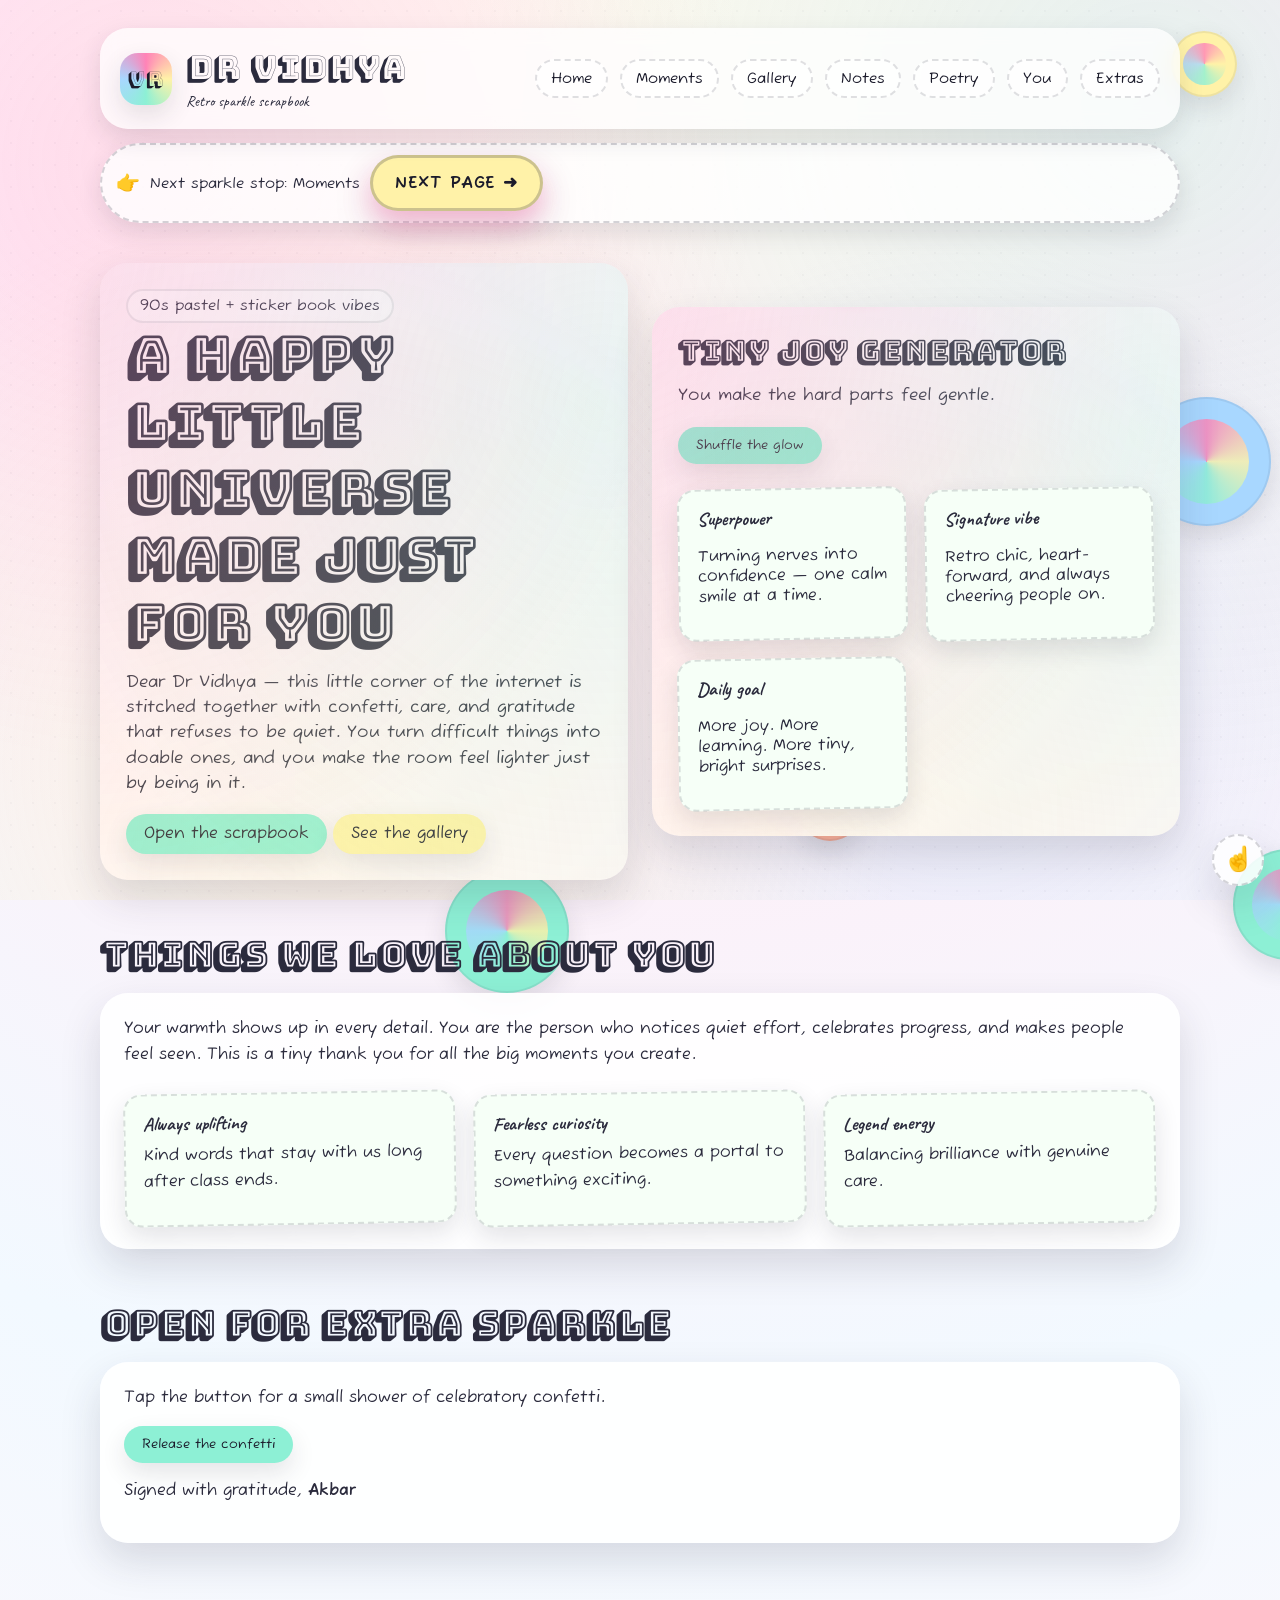
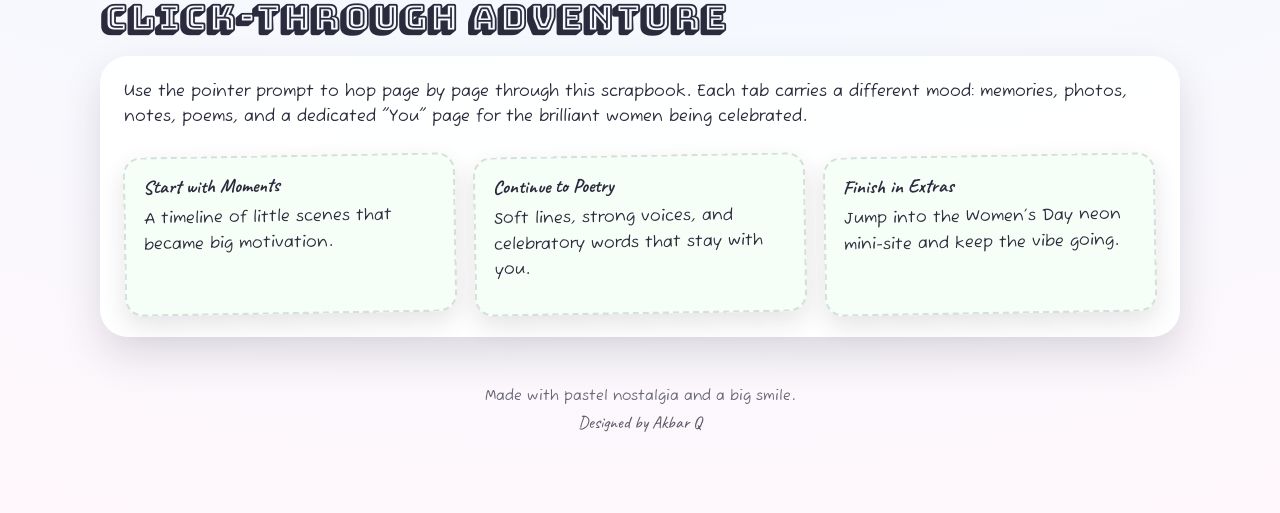
<file: index.html>
<!doctype html>
<html lang="en">
<head>
  <meta charset="utf-8" />
  <meta name="viewport" content="width=device-width, initial-scale=1" />
  <title>For Dr Vidhya</title>
  <meta name="description" content="A quirky, pastel retro gift site for Dr Vidhya." />
  <meta name="view-transition" content="same-origin" />
  <link rel="preconnect" href="https://fonts.googleapis.com" />
  <link rel="preconnect" href="https://fonts.gstatic.com" crossorigin />
  <link href="https://fonts.googleapis.com/css2?family=Bungee+Shade&family=Caveat:wght@500;700&family=Fuzzy+Bubbles:wght@400;700&display=swap" rel="stylesheet" />
  <link rel="stylesheet" href="./assets/css/style.css" />
</head>
<body>
  <div class="floating-stickers" aria-hidden="true"></div>
  <div class="page">
    <header>
      <div class="brand">
        <div class="brand-badge">VR</div>
        <div>
          <h1>Dr Vidhya</h1>
          <p>Retro sparkle scrapbook</p>
        </div>
      </div>
      <nav>
        <a href="./index.html">Home</a>
        <a href="./moments.html">Moments</a>
        <a href="./gallery.html">Gallery</a>
        <a href="./notes.html">Notes</a>
        <a href="./poetry.html">Poetry</a>
        <a href="./you.html">You</a>
        <a href="./extras.html">Extras</a>
      </nav>
    </header>

    <section class="hero">
      <div class="hero-card">
        <div class="badge-line">90s pastel + sticker book vibes</div>
        <h2 class="hero-title">A happy little universe made just for you</h2>
        <p class="hero-subtitle">
          Dear Dr Vidhya — this little corner of the internet is stitched together with
          confetti, care, and gratitude that refuses to be quiet. You turn difficult things
          into doable ones, and you make the room feel lighter just by being in it.
        </p>
        <div class="button-row">
          <a class="button" href="./moments.html">Open the scrapbook</a>
          <a class="button secondary" href="./gallery.html">See the gallery</a>
        </div>
      </div>

      <div class="hero-card">
        <h3 class="hero-title" style="font-size: 1.8rem;">Tiny joy generator</h3>
        <p class="hero-subtitle" data-joke></p>
        <button data-joke-button type="button">Shuffle the glow</button>
        <div class="sticker-board">
          <div class="sticker">
            <h3>Superpower</h3>
            <p>Turning nerves into confidence — one calm smile at a time.</p>
          </div>
          <div class="sticker">
            <h3>Signature vibe</h3>
            <p>Retro chic, heart-forward, and always cheering people on.</p>
          </div>
          <div class="sticker">
            <h3>Daily goal</h3>
            <p>More joy. More learning. More tiny, bright surprises.</p>
          </div>
        </div>
      </div>
    </section>

    <section class="section">
      <h2>Things we love about you</h2>
      <div class="panel">
        <p>
          Your warmth shows up in every detail. You are the person who notices quiet
          effort, celebrates progress, and makes people feel seen. This is a tiny
          thank you for all the big moments you create.
        </p>
        <div class="sticker-board">
          <div class="sticker">
            <h3>Always uplifting</h3>
            <p>Kind words that stay with us long after class ends.</p>
          </div>
          <div class="sticker">
            <h3>Fearless curiosity</h3>
            <p>Every question becomes a portal to something exciting.</p>
          </div>
          <div class="sticker">
            <h3>Legend energy</h3>
            <p>Balancing brilliance with genuine care.</p>
          </div>
        </div>
      </div>
    </section>

    <section class="section">
      <h2>Open for extra sparkle</h2>
      <div class="panel">
        <p>Tap the button for a small shower of celebratory confetti.</p>
        <button data-confetti type="button">Release the confetti</button>
        <p style="margin-top: 16px;">
          Signed with gratitude, <strong>Akbar</strong>
        </p>
      </div>
    </section>

    <section class="section">
      <h2>Click-through adventure</h2>
      <div class="panel">
        <p>
          Use the pointer prompt to hop page by page through this scrapbook. Each tab carries a
          different mood: memories, photos, notes, poems, and a dedicated "You" page for the
          brilliant women being celebrated.
        </p>
        <div class="sticker-board">
          <div class="sticker" data-reveal>
            <h3>Start with Moments</h3>
            <p>A timeline of little scenes that became big motivation.</p>
          </div>
          <div class="sticker" data-reveal>
            <h3>Continue to Poetry</h3>
            <p>Soft lines, strong voices, and celebratory words that stay with you.</p>
          </div>
          <div class="sticker" data-reveal>
            <h3>Finish in Extras</h3>
            <p>Jump into the Women’s Day neon mini-site and keep the vibe going.</p>
          </div>
        </div>
      </div>
    </section>

    <div class="footer">Made with pastel nostalgia and a big smile.<br><span class="footer-brand">Designed by Akbar Q</span></div>
  </div>

  <script src="./assets/js/app.js"></script>
</body>
</html>
</file>
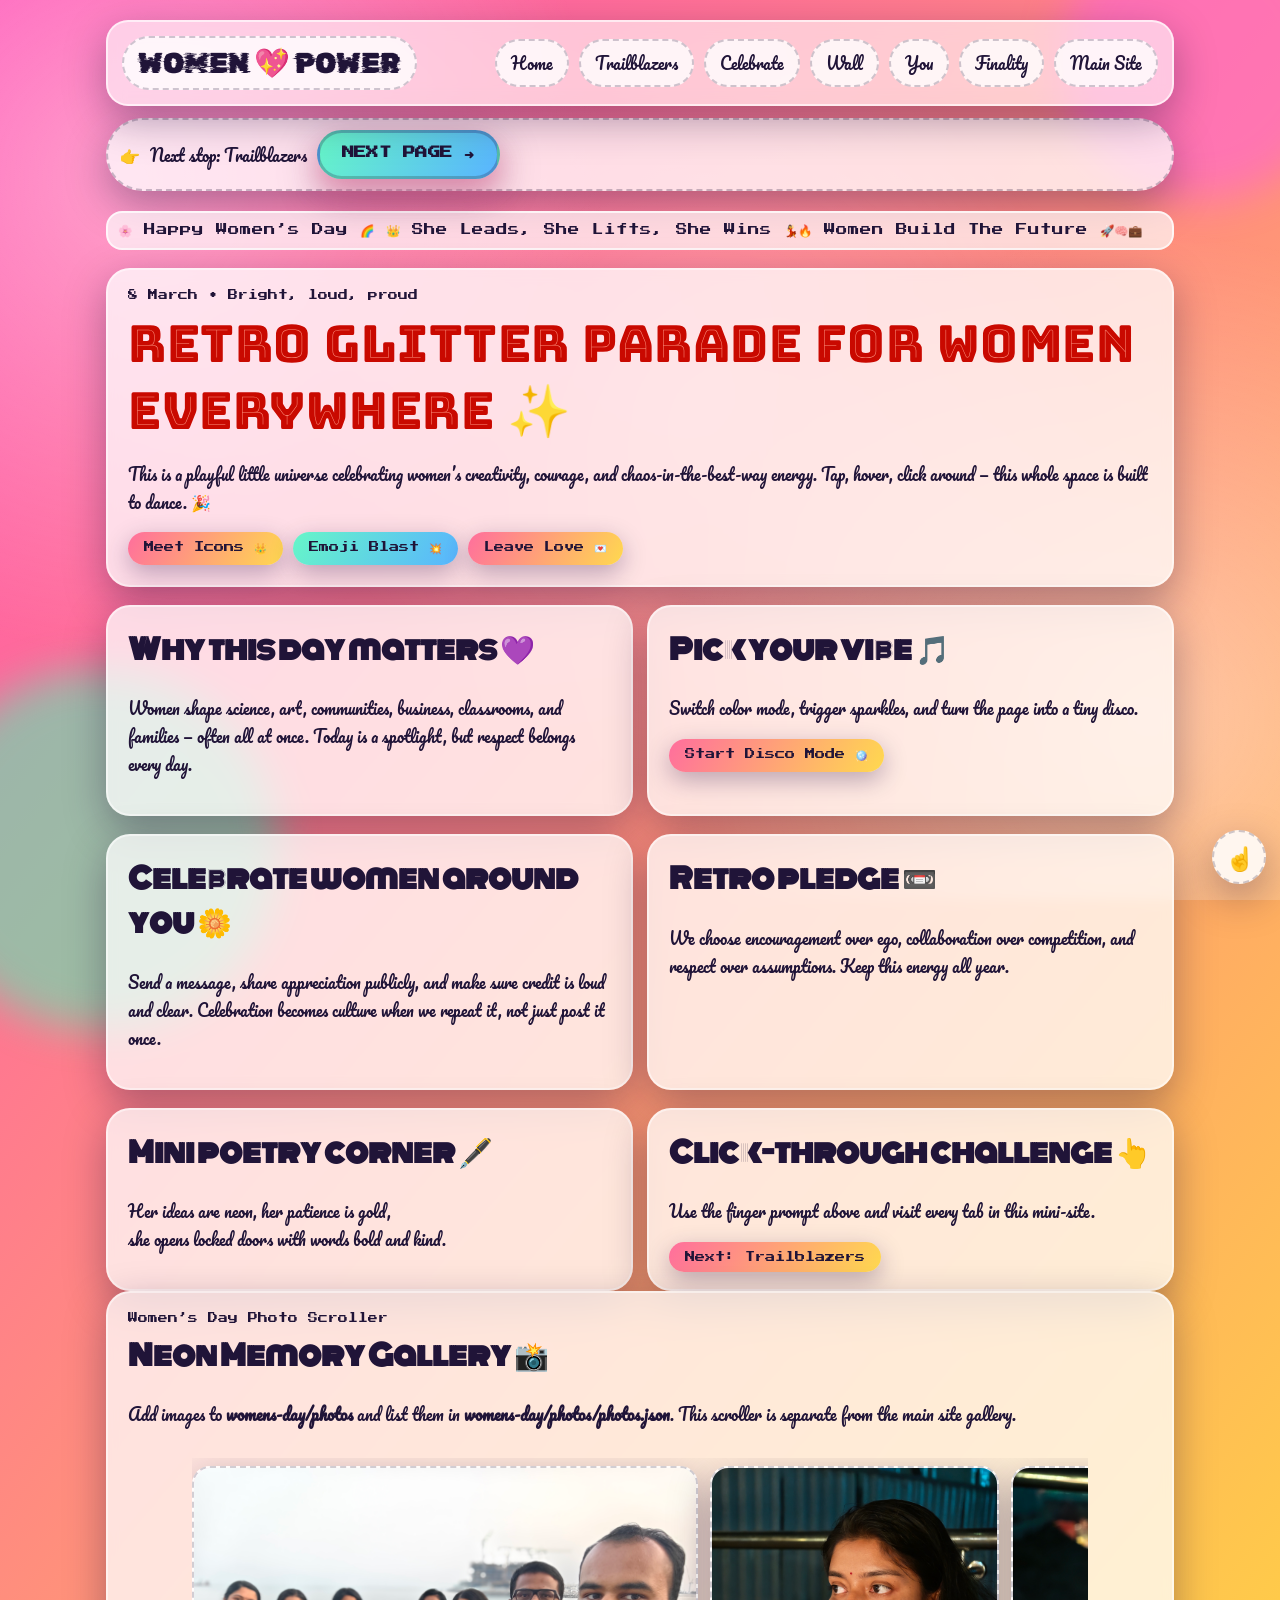
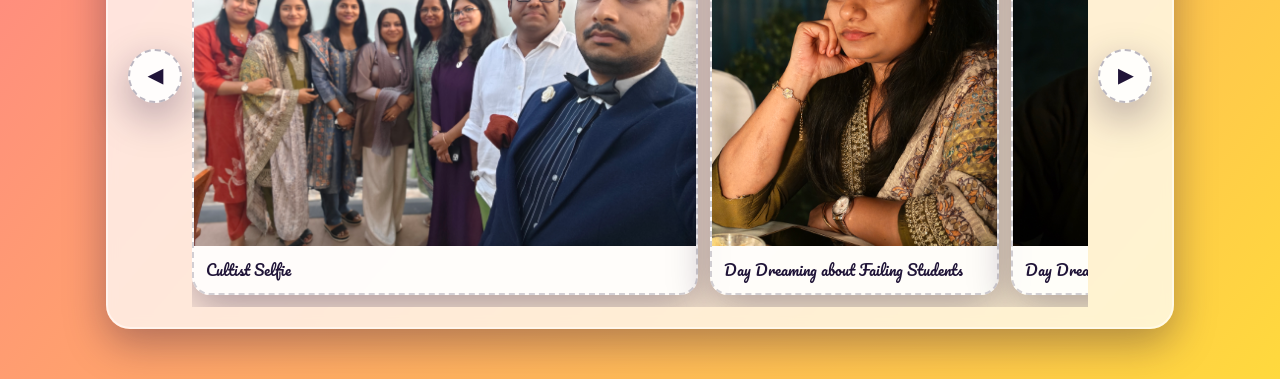
<file: womens-day/index.html>
<!doctype html>
<html lang="en">
<head>
  <meta charset="utf-8" />
  <meta name="viewport" content="width=device-width, initial-scale=1" />
  <title>Women’s Day Neon Garden 🌸✨</title>
  <meta name="description" content="A vibrant retro Women’s Day mini-site full of joy, emojis, and animation." />
  <link rel="preconnect" href="https://fonts.googleapis.com" />
  <link rel="preconnect" href="https://fonts.gstatic.com" crossorigin />
  <link href="https://fonts.googleapis.com/css2?family=Bungee+Tint&family=Monoton&family=Pacifico&family=Press+Start+2P&family=Rubik+Glitch&display=swap" rel="stylesheet" />
  <link rel="stylesheet" href="./style.css" />
</head>
<body data-page="home">
  <div class="emoji-rain" aria-hidden="true"></div>
  <div class="orb orb-a" aria-hidden="true"></div>
  <div class="orb orb-b" aria-hidden="true"></div>

  <div class="wrap">
    <header class="topbar">
      <a class="logo" href="./index.html">WOMEN 💖 POWER</a>
      <nav>
        <a href="./index.html" aria-current="page">Home</a>
        <a href="./trailblazers.html">Trailblazers</a>
        <a href="./celebrate.html">Celebrate</a>
        <a href="./wall.html">Wall</a>
        <a href="../you.html">You</a>
        <a href="../finality-aq.html">Finality</a>
        <a href="../index.html">Main Site</a>
      </nav>
    </header>

    <main>
      <section class="marquee" aria-label="Celebration ribbon">
        <div>
          🌸 Happy Women’s Day 🌈 👑 She Leads, She Lifts, She Wins 💃🔥 Women Build The Future 🚀🧠💼
        </div>
      </section>

      <section class="hero card pop-in">
        <p class="eyebrow">8 March • Bright, loud, proud</p>
        <h1>Retro Glitter Parade for Women Everywhere ✨</h1>
        <p>
          This is a playful little universe celebrating women’s creativity, courage, and chaos-in-the-best-way energy.
          Tap, hover, click around — this whole space is built to dance. 🎉
        </p>
        <div class="cta-row">
          <a class="btn" href="./trailblazers.html">Meet Icons 👑</a>
          <button class="btn alt" type="button" data-burst>Emoji Blast 💥</button>
          <a class="btn" href="./wall.html">Leave Love 💌</a>
        </div>
      </section>

      <section class="grid-two">
        <article class="card tilt">
          <h2>Why this day matters 💜</h2>
          <p>
            Women shape science, art, communities, business, classrooms, and families — often all at once.
            Today is a spotlight, but respect belongs every day.
          </p>
        </article>
        <article class="card tilt">
          <h2>Pick your vibe 🎵</h2>
          <p>Switch color mode, trigger sparkles, and turn the page into a tiny disco.</p>
          <button class="btn" type="button" data-disco>Start Disco Mode 🪩</button>
        </article>
      </section>

      <section class="grid-two">
        <article class="card tilt">
          <h2>Celebrate women around you 🌼</h2>
          <p>
            Send a message, share appreciation publicly, and make sure credit is loud and clear.
            Celebration becomes culture when we repeat it, not just post it once.
          </p>
        </article>
        <article class="card tilt">
          <h2>Retro pledge 📼</h2>
          <p>
            We choose encouragement over ego, collaboration over competition, and respect over
            assumptions. Keep this energy all year.
          </p>
        </article>
      </section>

      <section class="control-grid">
        <article class="card tilt">
          <h2>Mini poetry corner 🖋️</h2>
          <p>
            Her ideas are neon, her patience is gold,<br>
            she opens locked doors with words bold and kind.
          </p>
        </article>
        <article class="card tilt">
          <h2>Click-through challenge 👆</h2>
          <p>Use the finger prompt above and visit every tab in this mini-site.</p>
          <a class="btn" href="./trailblazers.html">Next: Trailblazers</a>
        </article>
      </section>

      <section class="card pop-in">
        <p class="eyebrow">Women’s Day Photo Scroller</p>
        <h2>Neon Memory Gallery 📸</h2>
        <p>
          Add images to <strong>womens-day/photos</strong> and list them in
          <strong>womens-day/photos/photos.json</strong>. This scroller is separate from the main site gallery.
        </p>
        <div class="wd-gallery-wrap">
          <button class="wd-gallery-arrow" type="button" data-wd-scroll-left aria-label="Scroll left">◀</button>
          <div class="wd-gallery-scroll" data-wd-gallery>
            <article class="wd-ig-card wd-missing">
              <div class="wd-ig-caption">Loading Women’s Day photos…</div>
            </article>
          </div>
          <button class="wd-gallery-arrow" type="button" data-wd-scroll-right aria-label="Scroll right">▶</button>
        </div>
      </section>
    </main>
  </div>

  <script src="./app.js"></script>
</body>
</html>
</file>
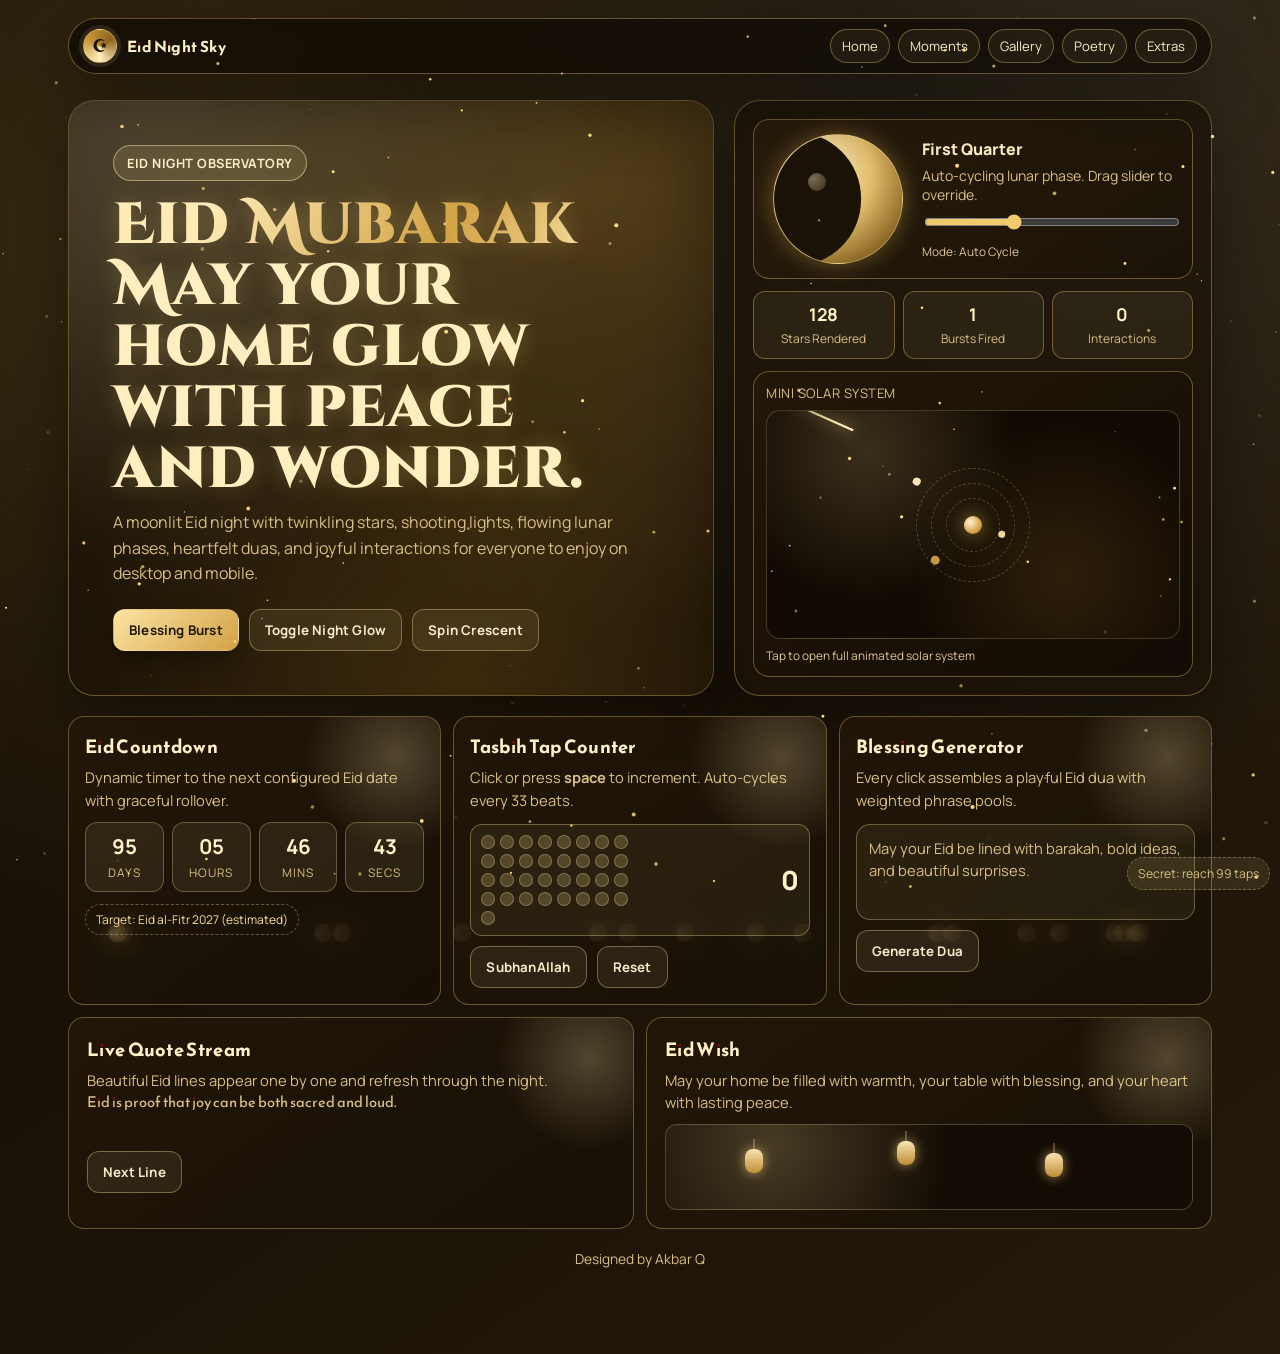
<file: eid-mubarak.html>
<!doctype html>
<html lang="en">
<head>
  <meta charset="utf-8" />
  <meta name="viewport" content="width=device-width, initial-scale=1" />
  <title>Eid Mubarak | Moonlit Celebration</title>
  <meta name="description" content="An animation-rich Eid Mubarak celebration page with moonlit vibes and interactive moments." />
  <meta name="theme-color" content="#100a04" />
  <link rel="preconnect" href="https://fonts.googleapis.com" />
  <link rel="preconnect" href="https://fonts.gstatic.com" crossorigin />
  <link href="https://fonts.googleapis.com/css2?family=Cinzel+Decorative:wght@400;700;900&family=Manrope:wght@400;600;700;800&family=Reem+Kufi+Fun:wght@400;600;700&display=swap" rel="stylesheet" />
  <style>
    :root {
      --bg-0: #0f0a04;
      --bg-1: #1a1207;
      --bg-2: #251a0b;
      --gold-1: #f5d27a;
      --gold-2: #d5aa45;
      --gold-3: #b7882b;
      --gold-4: #fff2c8;
      --ink: #f7ebc9;
      --ink-muted: #d8bf86;
      --card: rgba(27, 18, 7, 0.72);
      --line: rgba(245, 210, 122, 0.35);
      --shadow: 0 24px 70px rgba(0, 0, 0, 0.45);
      --radius-lg: 26px;
      --radius-md: 16px;
      --transition: 260ms ease;
    }

    * { box-sizing: border-box; }

    html, body {
      margin: 0;
      min-height: 100%;
      color: var(--ink);
      background: radial-gradient(circle at 14% 16%, rgba(213, 170, 69, 0.22), transparent 45%),
        radial-gradient(circle at 88% 6%, rgba(255, 242, 200, 0.12), transparent 44%),
        linear-gradient(145deg, var(--bg-0), var(--bg-1) 54%, var(--bg-2));
      font-family: "Manrope", "Segoe UI", sans-serif;
      overflow-x: hidden;
    }

    body::before,
    body::after {
      content: "";
      position: fixed;
      inset: 0;
      pointer-events: none;
      z-index: -2;
    }

    body::before {
      background-image: linear-gradient(120deg, rgba(255, 240, 190, 0.04) 10%, transparent 35%, rgba(245, 210, 122, 0.04) 62%, transparent 88%);
      animation: sheen 9s linear infinite;
    }

    body::after {
      z-index: -1;
      opacity: 0.32;
      background-image: radial-gradient(rgba(255, 226, 150, 0.2) 1px, transparent 1px);
      background-size: 2px 2px;
      mask-image: radial-gradient(circle at center, black 30%, transparent 95%);
      animation: backdrop-twinkle 4.2s ease-in-out infinite alternate;
    }

    @keyframes sheen {
      from { transform: translateX(-18%); }
      to { transform: translateX(18%); }
    }

    @keyframes backdrop-twinkle {
      0% { opacity: 0.18; filter: brightness(0.9); }
      45% { opacity: 0.36; filter: brightness(1.08); }
      100% { opacity: 0.24; filter: brightness(0.95); }
    }

    .twinkle-backdrop,
    .bg-canvas,
    .coin-layer {
      position: fixed;
      inset: 0;
      pointer-events: none;
      z-index: 2;
    }

    .twinkle-backdrop {
      z-index: 0;
      overflow: hidden;
    }

    .twinkle-dot {
      position: absolute;
      width: var(--s, 2px);
      height: var(--s, 2px);
      left: var(--x, 50%);
      top: var(--y, 50%);
      border-radius: 50%;
      background: rgba(255, 231, 177, 0.95);
      box-shadow: 0 0 10px rgba(255, 215, 130, 0.55);
      opacity: 0.2;
      animation: twinkle-dot var(--d, 4.5s) ease-in-out infinite;
      animation-delay: var(--delay, 0s);
    }

    .twinkle-backdrop::before,
    .twinkle-backdrop::after {
      content: "";
      position: absolute;
      inset: -10%;
      background-repeat: repeat;
      opacity: 0.55;
      mix-blend-mode: screen;
    }

    .twinkle-backdrop::before {
      background-image:
        radial-gradient(circle at 12% 16%, rgba(255, 234, 178, 0.95) 0 1px, transparent 2px),
        radial-gradient(circle at 34% 28%, rgba(255, 219, 150, 0.9) 0 1px, transparent 2px),
        radial-gradient(circle at 58% 14%, rgba(255, 233, 176, 0.9) 0 1px, transparent 2px),
        radial-gradient(circle at 76% 24%, rgba(255, 224, 156, 0.95) 0 1px, transparent 2px),
        radial-gradient(circle at 90% 10%, rgba(255, 236, 187, 0.9) 0 1px, transparent 2px),
        radial-gradient(circle at 20% 72%, rgba(255, 227, 164, 0.9) 0 1px, transparent 2px),
        radial-gradient(circle at 48% 66%, rgba(255, 214, 142, 0.95) 0 1px, transparent 2px),
        radial-gradient(circle at 72% 78%, rgba(255, 236, 184, 0.9) 0 1px, transparent 2px),
        radial-gradient(circle at 90% 64%, rgba(255, 220, 151, 0.95) 0 1px, transparent 2px);
      animation: twinkle-layer-a 3.8s ease-in-out infinite alternate;
    }

    .twinkle-backdrop::after {
      background-image:
        radial-gradient(circle at 8% 40%, rgba(255, 230, 168, 0.9) 0 1px, transparent 2px),
        radial-gradient(circle at 26% 52%, rgba(255, 214, 140, 0.95) 0 1px, transparent 2px),
        radial-gradient(circle at 42% 36%, rgba(255, 240, 194, 0.9) 0 1px, transparent 2px),
        radial-gradient(circle at 62% 48%, rgba(255, 226, 160, 0.9) 0 1px, transparent 2px),
        radial-gradient(circle at 84% 54%, rgba(255, 211, 136, 0.95) 0 1px, transparent 2px),
        radial-gradient(circle at 16% 88%, rgba(255, 238, 186, 0.9) 0 1px, transparent 2px),
        radial-gradient(circle at 38% 84%, rgba(255, 223, 154, 0.95) 0 1px, transparent 2px),
        radial-gradient(circle at 66% 90%, rgba(255, 234, 178, 0.9) 0 1px, transparent 2px),
        radial-gradient(circle at 88% 86%, rgba(255, 219, 148, 0.95) 0 1px, transparent 2px);
      animation: twinkle-layer-b 4.6s ease-in-out infinite alternate;
    }

    @keyframes twinkle-layer-a {
      0% { opacity: 0.28; transform: scale(1) translateY(0); }
      45% { opacity: 0.6; transform: scale(1.02) translateY(-2px); }
      100% { opacity: 0.38; transform: scale(1) translateY(1px); }
    }

    @keyframes twinkle-layer-b {
      0% { opacity: 0.2; transform: scale(1.01) translateX(0); }
      50% { opacity: 0.54; transform: scale(1) translateX(-1px); }
      100% { opacity: 0.32; transform: scale(1.02) translateX(1px); }
    }

    @keyframes twinkle-dot {
      0%, 100% { opacity: 0.08; transform: scale(0.75); }
      45% { opacity: 0.95; transform: scale(1.3); }
    }

    .page {
      position: relative;
      z-index: 1;
      width: min(1180px, 100%);
      margin: 0 auto;
      padding: 18px 18px 72px;
    }

    .topbar {
      position: sticky;
      top: 12px;
      z-index: 12;
      display: flex;
      align-items: center;
      justify-content: space-between;
      gap: 10px;
      padding: 10px 14px;
      border-radius: 999px;
      border: 1px solid var(--line);
      background: rgba(15, 10, 4, 0.75);
      backdrop-filter: blur(8px);
      box-shadow: var(--shadow);
    }

    .brand {
      display: inline-flex;
      align-items: center;
      gap: 10px;
      font-family: "Reem Kufi Fun", "Manrope", sans-serif;
      letter-spacing: 0.4px;
      color: var(--gold-4);
      font-weight: 700;
      font-size: 0.95rem;
    }

    .brand-mark {
      width: 34px;
      height: 34px;
      border-radius: 50%;
      border: 1px solid var(--line);
      background: conic-gradient(from 180deg, #fff0c0, #c69537, #8f651f, #fff0c0);
      display: grid;
      place-items: center;
      color: #1b1309;
      font-size: 1.05rem;
      box-shadow: 0 0 0 4px rgba(255, 237, 183, 0.1);
    }

    .nav {
      display: flex;
      align-items: center;
      gap: 8px;
      flex-wrap: wrap;
      justify-content: flex-end;
    }

    .nav a {
      text-decoration: none;
      color: var(--ink);
      border: 1px solid var(--line);
      padding: 7px 11px;
      border-radius: 999px;
      font-size: 0.82rem;
      transition: transform var(--transition), background var(--transition), border-color var(--transition);
      background: rgba(255, 230, 150, 0.06);
    }

    .nav a:hover,
    .nav a:focus-visible {
      transform: translateY(-2px);
      background: rgba(255, 234, 176, 0.14);
      border-color: rgba(255, 240, 190, 0.68);
      outline: none;
    }

    .hero {
      margin-top: 26px;
      display: grid;
      grid-template-columns: 1.15fr 0.85fr;
      gap: 20px;
    }

    .panel {
      border: 1px solid var(--line);
      border-radius: var(--radius-lg);
      background: var(--card);
      box-shadow: var(--shadow);
      backdrop-filter: blur(5px);
    }

    .hero-main {
      position: relative;
      padding: clamp(20px, 3.8vw, 44px);
      overflow: hidden;
      isolation: isolate;
    }

    .hero-main::before {
      content: "";
      position: absolute;
      inset: -30% -10%;
      background: radial-gradient(circle at 20% 20%, rgba(255, 238, 188, 0.22), transparent 46%),
        radial-gradient(circle at 78% 28%, rgba(201, 151, 60, 0.3), transparent 48%),
        radial-gradient(circle at 60% 80%, rgba(134, 94, 26, 0.3), transparent 45%);
      filter: blur(14px);
      z-index: -1;
      animation: breathing 8s ease-in-out infinite;
    }

    .hero-main::after {
      content: "";
      position: absolute;
      inset: 0;
      background-image:
        radial-gradient(circle at 16% 18%, rgba(255, 236, 190, 0.65) 0 1px, transparent 2px),
        radial-gradient(circle at 84% 24%, rgba(255, 224, 150, 0.72) 0 1px, transparent 2px),
        radial-gradient(circle at 62% 72%, rgba(255, 232, 178, 0.66) 0 1px, transparent 2px),
        radial-gradient(circle at 36% 64%, rgba(255, 214, 124, 0.62) 0 1px, transparent 2px),
        radial-gradient(circle at 72% 54%, rgba(255, 228, 168, 0.6) 0 1px, transparent 2px);
      animation: star-blink 2.8s ease-in-out infinite alternate;
      pointer-events: none;
      z-index: -1;
      opacity: 0.7;
    }

    @keyframes star-blink {
      0% { opacity: 0.34; }
      45% { opacity: 0.86; }
      100% { opacity: 0.52; }
    }

    @keyframes breathing {
      0%, 100% { transform: scale(1); }
      50% { transform: scale(1.06); }
    }

    .tagline {
      display: inline-flex;
      align-items: center;
      gap: 8px;
      padding: 8px 13px;
      border-radius: 999px;
      border: 1px solid rgba(255, 236, 176, 0.5);
      background: rgba(255, 230, 150, 0.12);
      font-size: 0.8rem;
      letter-spacing: 0.5px;
      text-transform: uppercase;
      color: var(--gold-4);
      font-weight: 700;
    }

    h1 {
      margin: 14px 0 10px;
      line-height: 1.06;
      font-family: "Cinzel Decorative", serif;
      font-size: clamp(2rem, 4.5vw, 4.1rem);
      font-weight: 900;
      letter-spacing: 1px;
      text-wrap: balance;
      color: #ffeec0;
      text-shadow: 0 0 22px rgba(245, 210, 122, 0.28);
    }

    .shine {
      background: linear-gradient(120deg, #ffefbe 10%, #cf9d3f 34%, #ffefbe 52%, #8d651f 68%, #ffefbe 84%);
      background-size: 220% auto;
      color: transparent;
      background-clip: text;
      -webkit-background-clip: text;
      animation: text-shine 4.3s linear infinite;
    }

    @keyframes text-shine {
      to { background-position: 220% center; }
    }

    .hero-main p {
      margin: 0;
      max-width: 62ch;
      color: var(--ink-muted);
      line-height: 1.6;
      font-size: 1rem;
    }

    .hero-actions {
      margin-top: 22px;
      display: flex;
      gap: 10px;
      flex-wrap: wrap;
    }

    .btn {
      border: 1px solid transparent;
      border-radius: 12px;
      padding: 11px 15px;
      font-family: "Manrope", sans-serif;
      font-weight: 700;
      letter-spacing: 0.2px;
      cursor: pointer;
      color: #231706;
      background: linear-gradient(135deg, #fce3a2, #d3a247);
      box-shadow: 0 10px 24px rgba(0, 0, 0, 0.35);
      transition: transform var(--transition), filter var(--transition);
    }

    .btn:hover,
    .btn:focus-visible {
      transform: translateY(-3px);
      filter: brightness(1.08);
      outline: none;
    }

    .btn.alt {
      background: rgba(255, 233, 172, 0.08);
      color: var(--ink);
      border-color: rgba(255, 229, 164, 0.35);
      box-shadow: none;
    }

    .hero-side {
      padding: 18px;
      display: grid;
      gap: 12px;
      grid-template-rows: auto auto 1fr;
      align-content: start;
    }

    .moon-wrap {
      border-radius: var(--radius-md);
      border: 1px solid var(--line);
      padding: 14px;
      background: linear-gradient(145deg, rgba(44, 30, 12, 0.8), rgba(26, 18, 7, 0.7));
    }

    .moon-grid {
      display: grid;
      grid-template-columns: 140px 1fr;
      gap: 14px;
      align-items: center;
    }

    .moon {
      width: 130px;
      height: 130px;
      border-radius: 50%;
      background: radial-gradient(circle at 34% 30%, #fff6d9, #e2bd6b 44%, #8b6726 78%);
      position: relative;
      border: 1px solid rgba(255, 231, 166, 0.4);
      overflow: hidden;
      box-shadow: 0 0 22px rgba(236, 189, 95, 0.36);
      margin-inline: auto;
    }

    .moon::after {
      content: "";
      position: absolute;
      width: 18px;
      height: 18px;
      border-radius: 50%;
      left: 26%;
      top: 30%;
      background: radial-gradient(circle at 30% 30%, rgba(255, 242, 214, 0.55), rgba(138, 99, 32, 0.38));
      opacity: 0.75;
    }

    .moon-shadow {
      position: absolute;
      inset: -2%;
      border-radius: 50%;
      background: #1b1308;
      transform: translateX(15%);
      transition: transform 360ms ease;
    }

    .moon.is-spinning {
      animation: moon-spin 900ms cubic-bezier(0.2, 0.7, 0.2, 1);
    }

    @keyframes moon-spin {
      0% { transform: rotate(0deg) scale(1); box-shadow: 0 0 22px rgba(236, 189, 95, 0.36); }
      50% { transform: rotate(180deg) scale(1.1); box-shadow: 0 0 38px rgba(255, 224, 148, 0.64); }
      100% { transform: rotate(360deg) scale(1); box-shadow: 0 0 22px rgba(236, 189, 95, 0.36); }
    }

    .moon-label {
      margin: 0;
      font-size: 0.88rem;
      color: var(--ink-muted);
    }

    .moon-title {
      margin: 0 0 6px;
      font-weight: 800;
      font-size: 1rem;
      color: var(--gold-4);
    }

    .range {
      width: 100%;
      accent-color: #f2c96d;
      margin-top: 10px;
    }

    .mini-stats {
      display: grid;
      grid-template-columns: repeat(3, 1fr);
      gap: 8px;
    }

    .stat {
      border-radius: 12px;
      padding: 10px;
      border: 1px solid var(--line);
      background: rgba(255, 228, 152, 0.06);
      text-align: center;
    }

    .stat strong {
      display: block;
      font-size: 1.1rem;
      color: var(--gold-4);
    }

    .stat span {
      font-size: 0.75rem;
      color: var(--ink-muted);
    }

    .solar-system {
      border-radius: var(--radius-md);
      border: 1px solid var(--line);
      padding: 12px;
      background: linear-gradient(145deg, rgba(37, 25, 9, 0.85), rgba(18, 12, 5, 0.85));
      min-height: 280px;
      display: flex;
      flex-direction: column;
      cursor: pointer;
    }

    .solar-title {
      margin: 0 0 8px;
      font-size: 0.82rem;
      letter-spacing: 0.5px;
      text-transform: uppercase;
      color: var(--ink-muted);
    }

    .cosmos {
      position: relative;
      flex: 1;
      min-height: 220px;
      border-radius: 14px;
      overflow: hidden;
      background: radial-gradient(circle at 24% 18%, rgba(255, 222, 141, 0.17), transparent 40%),
        radial-gradient(circle at 72% 72%, rgba(174, 122, 38, 0.18), transparent 44%),
        #120b03;
      border: 1px solid rgba(255, 229, 170, 0.2);
    }

    .orbit {
      position: absolute;
      left: 50%;
      top: 50%;
      border: 1px dashed rgba(255, 228, 164, 0.24);
      border-radius: 50%;
      transform: translate(-50%, -50%);
    }

    .orbit-1 { width: 54px; height: 54px; }
    .orbit-2 { width: 84px; height: 84px; }
    .orbit-3 { width: 114px; height: 114px; }

    .sun {
      position: absolute;
      left: 50%;
      top: 50%;
      width: 18px;
      height: 18px;
      transform: translate(-50%, -50%);
      border-radius: 50%;
      background: radial-gradient(circle at 34% 34%, #fff2cc, #d39f43 65%, #91631e);
      box-shadow: 0 0 18px rgba(255, 211, 113, 0.56);
    }

    .planet {
      position: absolute;
      left: 50%;
      top: 50%;
      border-radius: 50%;
      transform-origin: -50% -50%;
    }

    .planet-1 {
      width: 7px;
      height: 7px;
      background: #efd69b;
      animation: orbiting 5.2s linear infinite;
    }

    .planet-2 {
      width: 9px;
      height: 9px;
      background: #c8993f;
      animation: orbiting 8.4s linear infinite reverse;
    }

    .planet-3 {
      width: 8px;
      height: 8px;
      background: #f8e4b5;
      animation: orbiting 12s linear infinite;
    }

    @keyframes orbiting {
      from { transform: rotate(0deg) translateX(var(--radius)); }
      to { transform: rotate(360deg) translateX(var(--radius)); }
    }

    .planet-2 { --radius: 42px; }
    .planet-3 { --radius: 57px; }
    .planet-1 { --radius: 27px; }

    .planet-1 { transform: rotate(10deg) translateX(27px); }
    .planet-2 { transform: rotate(120deg) translateX(42px); }
    .planet-3 { transform: rotate(210deg) translateX(57px); }

    .moon-note {
      margin: 8px 0 0;
      font-size: 0.74rem;
      color: #f3dca8;
      opacity: 0.9;
    }

    .cosmos-shooting {
      position: absolute;
      width: 90px;
      height: 2px;
      background: linear-gradient(90deg, rgba(255, 236, 182, 0), rgba(255, 236, 182, 0.95));
      transform: rotate(24deg);
      filter: drop-shadow(0 0 7px rgba(255, 220, 136, 0.7));
      animation: cosmos-shoot 14s linear infinite;
    }

    .cosmos-shoot.one {
      top: 16%;
      left: -26%;
      animation-delay: 1.2s;
    }

    .cosmos-shoot.two {
      top: 62%;
      left: -34%;
      animation-delay: 8s;
    }

    @keyframes cosmos-shoot {
      0%, 68% { transform: translateX(0) translateY(0) rotate(24deg); opacity: 0; }
      72% { opacity: 1; }
      88% { transform: translateX(480px) translateY(160px) rotate(24deg); opacity: 0.95; }
      100% { transform: translateX(520px) translateY(172px) rotate(24deg); opacity: 0; }
    }

    .solar-tip {
      margin: 8px 0 0;
      font-size: 0.74rem;
      color: #f3dca8;
      opacity: 0.9;
    }

    .wish-lanterns {
      position: relative;
      height: 86px;
      margin-top: 10px;
      border-radius: 12px;
      background: radial-gradient(circle at 20% 25%, rgba(255, 224, 150, 0.22), transparent 42%), #130c04;
      border: 1px solid rgba(255, 230, 170, 0.24);
      overflow: hidden;
    }

    .lantern {
      position: absolute;
      width: 18px;
      height: 24px;
      border-radius: 8px;
      background: linear-gradient(180deg, #f8e5b2, #bf8d34);
      box-shadow: 0 0 12px rgba(255, 216, 130, 0.62);
      animation: lantern-float 3.8s ease-in-out infinite;
    }

    .lantern::before {
      content: "";
      position: absolute;
      left: 50%;
      top: -10px;
      width: 1px;
      height: 10px;
      background: rgba(255, 226, 156, 0.55);
      transform: translateX(-50%);
    }

    .lantern.l1 { left: 15%; top: 24px; animation-delay: 0s; }
    .lantern.l2 { left: 44%; top: 16px; animation-delay: 0.8s; }
    .lantern.l3 { left: 72%; top: 28px; animation-delay: 1.4s; }

    @keyframes lantern-float {
      0%, 100% { transform: translateY(0) rotate(-2deg); }
      50% { transform: translateY(-10px) rotate(2deg); }
    }

    .wish-text {
      margin: 0;
      color: #f1dfb0;
      line-height: 1.55;
      font-size: 0.9rem;
    }

    .solar-modal {
      position: fixed;
      inset: 0;
      z-index: 60;
      display: grid;
      place-items: center;
      background: rgba(7, 4, 1, 0.84);
      padding: 16px;
      opacity: 0;
      pointer-events: none;
      transition: opacity var(--transition);
    }

    .solar-modal.open {
      opacity: 1;
      pointer-events: auto;
    }

    .solar-modal-card {
      width: min(980px, 96vw);
      min-height: min(78vh, 680px);
      border-radius: 18px;
      border: 1px solid rgba(255, 226, 150, 0.42);
      background: linear-gradient(145deg, rgba(24, 16, 7, 0.95), rgba(14, 9, 4, 0.95));
      box-shadow: 0 28px 90px rgba(0, 0, 0, 0.55);
      padding: 14px;
      display: grid;
      grid-template-rows: auto 1fr;
      gap: 10px;
    }

    .solar-modal-top {
      display: flex;
      align-items: center;
      justify-content: space-between;
      gap: 8px;
      color: #f4dca1;
    }

    .solar-modal-sky {
      position: relative;
      border-radius: 14px;
      overflow: hidden;
      border: 1px solid rgba(255, 229, 162, 0.26);
      background: radial-gradient(circle at 20% 22%, rgba(255, 220, 140, 0.16), transparent 36%), #110a03;
    }

    .solar-modal .cosmos {
      min-height: 100%;
      height: 100%;
      border: 0;
      background: transparent;
    }

    .solar-real {
      position: relative;
      width: 100%;
      height: 100%;
      min-height: 450px;
      overflow: hidden;
      background:
        radial-gradient(circle at 18% 22%, rgba(255, 223, 145, 0.12), transparent 34%),
        radial-gradient(circle at 80% 74%, rgba(214, 152, 60, 0.12), transparent 38%),
        #0d0702;
    }

    .space-dust {
      position: absolute;
      inset: 0;
      background-image:
        radial-gradient(rgba(255, 228, 166, 0.7) 1px, transparent 1px),
        radial-gradient(rgba(255, 215, 130, 0.55) 1px, transparent 1px);
      background-size: 3px 3px, 4px 4px;
      background-position: 0 0, 20px 30px;
      opacity: 0.22;
      animation: dust-twinkle 3.6s ease-in-out infinite alternate;
      pointer-events: none;
    }

    @keyframes dust-twinkle {
      from { opacity: 0.16; }
      to { opacity: 0.35; }
    }

    .real-sun {
      position: absolute;
      left: 50%;
      top: 50%;
      width: 40px;
      height: 40px;
      transform: translate(-50%, -50%);
      border-radius: 50%;
      background: radial-gradient(circle at 30% 30%, #fff2c9, #d4a049 64%, #8f631f);
      box-shadow: 0 0 34px rgba(255, 205, 108, 0.7), 0 0 75px rgba(255, 170, 70, 0.35);
      z-index: 2;
    }

    .real-orbit {
      position: absolute;
      left: 50%;
      top: 50%;
      border-radius: 50%;
      border: 1px dashed rgba(255, 224, 150, 0.2);
      transform: translate(-50%, -50%);
    }

    .real-orbit .real-planet {
      position: absolute;
      left: 50%;
      top: 50%;
      transform: translate(-50%, -50%);
      border-radius: 50%;
      box-shadow: 0 0 8px rgba(255, 220, 138, 0.35);
      will-change: left, top;
    }

    .mercury-orbit { width: 110px; height: 64px; animation-duration: 6s; }
    .venus-orbit { width: 150px; height: 88px; animation-duration: 9s; }
    .earth-orbit { width: 198px; height: 114px; animation-duration: 12s; }
    .mars-orbit { width: 246px; height: 142px; animation-duration: 17s; }
    .jupiter-orbit { width: 318px; height: 182px; animation-duration: 28s; }
    .saturn-orbit { width: 390px; height: 226px; animation-duration: 36s; }
    .uranus-orbit { width: 456px; height: 264px; animation-duration: 44s; }
    .neptune-orbit { width: 522px; height: 302px; animation-duration: 52s; }

    .mercury { width: 5px; height: 5px; background: #d4b589; }
    .venus { width: 8px; height: 8px; background: #d3a462; }
    .earth { width: 8px; height: 8px; background: #7bb4ff; }
    .mars { width: 7px; height: 7px; background: #c46644; }
    .jupiter { width: 14px; height: 14px; background: #c8a06b; }
    .saturn { width: 12px; height: 12px; background: #d6ba8d; }
    .uranus { width: 10px; height: 10px; background: #7dc9c9; }
    .neptune { width: 10px; height: 10px; background: #5b7dd6; }

    .saturn::after {
      content: "";
      position: absolute;
      left: 50%;
      top: 50%;
      width: 20px;
      height: 8px;
      border-radius: 50%;
      border: 1px solid rgba(233, 212, 162, 0.75);
      transform: translate(-50%, -50%) rotate(-18deg);
    }

    @media (max-width: 860px) {
      .solar-real {
        min-height: 360px;
      }

      .neptune-orbit { width: 420px; height: 246px; }
      .uranus-orbit { width: 374px; height: 220px; }
      .saturn-orbit { width: 328px; height: 190px; }
      .jupiter-orbit { width: 278px; height: 160px; }
    }

    .close-modal {
      border: 1px solid rgba(255, 229, 170, 0.4);
      border-radius: 10px;
      background: rgba(255, 229, 170, 0.08);
      color: #f8e8be;
      padding: 7px 11px;
      cursor: pointer;
      font: inherit;
    }

    .sections {
      margin-top: 20px;
      display: grid;
      grid-template-columns: repeat(12, 1fr);
      gap: 12px;
    }

    .card {
      grid-column: span 4;
      padding: 16px;
      border-radius: var(--radius-md);
      border: 1px solid var(--line);
      background: linear-gradient(145deg, rgba(35, 23, 8, 0.8), rgba(22, 15, 6, 0.8));
      transform-style: preserve-3d;
      transition: transform var(--transition), border-color var(--transition);
      min-height: 188px;
      position: relative;
      overflow: hidden;
    }

    .card::before {
      content: "";
      position: absolute;
      width: 180px;
      height: 180px;
      border-radius: 50%;
      background: radial-gradient(circle, rgba(255, 231, 168, 0.24), transparent 72%);
      right: -46px;
      top: -50px;
      pointer-events: none;
    }

    .card:hover {
      border-color: rgba(255, 236, 182, 0.72);
    }

    .card h3 {
      margin: 0 0 6px;
      font-family: "Reem Kufi Fun", sans-serif;
      color: var(--gold-4);
      font-size: 1.15rem;
      letter-spacing: 0.3px;
    }

    .card p {
      margin: 0;
      color: var(--ink-muted);
      line-height: 1.55;
      font-size: 0.92rem;
    }

    .card .meta {
      margin-top: 12px;
      display: inline-flex;
      align-items: center;
      gap: 7px;
      border: 1px dashed rgba(255, 231, 166, 0.33);
      border-radius: 999px;
      padding: 6px 10px;
      font-size: 0.75rem;
      color: #f9df9e;
    }

    .wide {
      grid-column: span 6;
      padding: 18px;
    }

    .grid-two {
      display: grid;
      grid-template-columns: 1fr 1fr;
      gap: 14px;
      margin-top: 14px;
    }

    .countdown {
      display: grid;
      grid-template-columns: repeat(4, minmax(58px, 1fr));
      gap: 8px;
      margin-top: 10px;
    }

    .time-box {
      text-align: center;
      border-radius: 12px;
      background: rgba(255, 232, 167, 0.08);
      border: 1px solid rgba(255, 232, 167, 0.28);
      padding: 9px 6px;
    }

    .time-box strong {
      display: block;
      font-size: 1.28rem;
      color: var(--gold-4);
    }

    .time-box span {
      font-size: 0.74rem;
      color: var(--ink-muted);
      text-transform: uppercase;
      letter-spacing: 1px;
    }

    .tasbih {
      display: flex;
      align-items: center;
      justify-content: space-between;
      gap: 12px;
      margin-top: 12px;
      border-radius: 12px;
      border: 1px solid rgba(255, 232, 167, 0.33);
      padding: 10px;
      background: rgba(255, 228, 151, 0.06);
    }

    .beads {
      display: inline-flex;
      flex-wrap: wrap;
      gap: 5px;
      width: 162px;
    }

    .bead {
      width: 14px;
      height: 14px;
      border-radius: 50%;
      background: rgba(255, 224, 145, 0.2);
      border: 1px solid rgba(255, 235, 187, 0.28);
      transition: background var(--transition), transform var(--transition);
    }

    .bead.active {
      background: linear-gradient(135deg, #fef1c8, #d4a54b);
      transform: translateY(-2px);
    }

    .tasbih-count {
      font-size: 1.65rem;
      font-weight: 800;
      color: var(--gold-4);
      min-width: 54px;
      text-align: right;
    }

    .dua-box {
      margin-top: 12px;
      border-radius: 14px;
      padding: 12px;
      background: rgba(255, 230, 150, 0.06);
      border: 1px solid rgba(255, 234, 176, 0.3);
      min-height: 96px;
    }

    .dua-text {
      margin: 0;
      color: #f5dfac;
      line-height: 1.6;
      font-size: 0.94rem;
    }

    .quote {
      font-family: "Reem Kufi Fun", sans-serif;
      font-size: 1.18rem;
      color: #ffeec2;
      margin: 4px 0 0;
      min-height: 52px;
      text-wrap: balance;
    }

    .footer {
      margin-top: 20px;
      text-align: center;
      color: var(--ink-muted);
      font-size: 0.86rem;
    }

    .easter {
      position: fixed;
      right: 10px;
      bottom: 10px;
      z-index: 30;
      background: rgba(255, 230, 150, 0.1);
      border: 1px dashed rgba(255, 230, 150, 0.32);
      color: var(--ink-muted);
      padding: 7px 10px;
      border-radius: 999px;
      font-size: 0.76rem;
      user-select: none;
    }

    .coin {
      position: absolute;
      top: -30px;
      width: 18px;
      height: 18px;
      border-radius: 50%;
      pointer-events: none;
      background: radial-gradient(circle at 32% 28%, #fff3cf, #c59134 58%, #7e5a1f);
      border: 1px solid rgba(255, 236, 183, 0.46);
      animation: coin-fall linear forwards;
      box-shadow: 0 0 16px rgba(230, 180, 67, 0.55);
    }

    .burst-ring {
      position: fixed;
      width: 24px;
      height: 24px;
      border-radius: 50%;
      border: 2px solid rgba(255, 224, 145, 0.86);
      box-shadow: 0 0 20px rgba(255, 214, 122, 0.6);
      pointer-events: none;
      z-index: 9;
      animation: burst-ring 620ms ease forwards;
    }

    @keyframes burst-ring {
      from { transform: translate(-50%, -50%) scale(0.4); opacity: 1; }
      to { transform: translate(-50%, -50%) scale(7.6); opacity: 0; }
    }

    @keyframes coin-fall {
      to {
        transform: translate3d(var(--drift), 106vh, 0) rotate(660deg);
        opacity: 0.08;
      }
    }

    .pulse {
      animation: pulse 650ms ease;
    }

    @keyframes pulse {
      0% { transform: scale(1); }
      40% { transform: scale(1.05); }
      100% { transform: scale(1); }
    }

    .flash {
      animation: flash 460ms ease;
    }

    @keyframes flash {
      0% { box-shadow: 0 0 0 rgba(255, 226, 147, 0); }
      40% { box-shadow: 0 0 40px rgba(255, 226, 147, 0.36); }
      100% { box-shadow: 0 0 0 rgba(255, 226, 147, 0); }
    }

    body.night-glow {
      background: radial-gradient(circle at 18% 18%, rgba(255, 218, 136, 0.35), transparent 42%),
        radial-gradient(circle at 82% 16%, rgba(215, 165, 69, 0.28), transparent 46%),
        linear-gradient(145deg, #070401, #120a03 54%, #1a1106);
    }

    body.night-glow::before {
      background-image: linear-gradient(130deg, rgba(255, 230, 170, 0.12) 8%, transparent 40%, rgba(255, 210, 120, 0.13) 68%, transparent 90%);
    }

    body.night-glow .panel,
    body.night-glow .topbar {
      border-color: rgba(255, 228, 150, 0.6);
      box-shadow: 0 0 0 1px rgba(255, 228, 150, 0.3), 0 24px 70px rgba(0, 0, 0, 0.48);
    }

    body.night-glow .shine {
      animation-duration: 2.8s;
      filter: drop-shadow(0 0 10px rgba(255, 225, 145, 0.65));
    }

    @media (max-width: 1040px) {
      .hero {
        grid-template-columns: 1fr;
      }

      .sections .card {
        grid-column: span 6;
      }

      .sections .wide {
        grid-column: span 12;
      }
    }

    @media (max-width: 760px) {
      .topbar {
        border-radius: 18px;
        align-items: flex-start;
        flex-direction: column;
      }

      .moon-grid {
        grid-template-columns: 1fr;
      }

      .sections .card,
      .sections .wide {
        grid-column: span 12;
      }

      .countdown {
        grid-template-columns: repeat(2, 1fr);
      }

      .grid-two {
        grid-template-columns: 1fr;
      }
    }

    @media (prefers-reduced-motion: reduce) {
      .coin,
      .cosmos-shooting,
      .planet,
      .hero-main::before,
      .hero-main::after,
      body::before,
      .shine,
      .lantern,
      .twinkle-backdrop::before,
      .twinkle-backdrop::after {
        animation-duration: 12s !important;
      }
    }
  </style>
</head>
<body>
  <canvas class="bg-canvas" id="bgCanvas" aria-hidden="true"></canvas>
  <div class="twinkle-backdrop" aria-hidden="true"></div>
  <div class="coin-layer" id="coinLayer" aria-hidden="true"></div>

  <main class="page">
    <header class="topbar">
      <div class="brand">
        <span class="brand-mark">☪</span>
        <span>Eid Night Sky</span>
      </div>
      <nav class="nav" aria-label="Primary navigation">
        <a href="./index.html">Home</a>
        <a href="./moments.html">Moments</a>
        <a href="./gallery.html">Gallery</a>
        <a href="./poetry.html">Poetry</a>
        <a href="./extras.html">Extras</a>
      </nav>
    </header>

    <section class="hero">
      <article class="panel hero-main flash" id="heroPanel">
        <span class="tagline">Eid Night Observatory</span>
        <h1><span class="shine">Eid Mubarak</span><br/>May your home glow with peace and wonder.</h1>
        <p>
          A moonlit Eid night with twinkling stars, shooting lights, flowing lunar phases,
          heartfelt duas, and joyful interactions for everyone to enjoy on desktop and mobile.
        </p>
        <div class="hero-actions">
          <button class="btn" id="blessingBurst" type="button">Blessing Burst</button>
          <button class="btn alt" id="nightToggle" type="button" aria-pressed="false">Toggle Night Glow</button>
          <button class="btn alt" id="spinMoon" type="button">Spin Crescent</button>
        </div>
      </article>

      <aside class="panel hero-side">
        <section class="moon-wrap">
          <div class="moon-grid">
            <div class="moon" id="moonVisual" aria-hidden="true">
              <div class="moon-shadow" id="moonShadow"></div>
            </div>
            <div>
              <p class="moon-title" id="moonPhase">Waxing Crescent</p>
              <p class="moon-label">Auto-cycling lunar phase. Drag slider to override.</p>
              <input class="range" id="phaseSlider" type="range" min="0" max="100" value="18" aria-label="Moon phase slider" />
              <p class="moon-note" id="moonMode">Mode: Auto Cycle</p>
            </div>
          </div>
        </section>
        <div class="mini-stats">
          <div class="stat"><strong id="starCount">0</strong><span>Stars Rendered</span></div>
          <div class="stat"><strong id="burstCount">0</strong><span>Bursts Fired</span></div>
          <div class="stat"><strong id="tapCount">0</strong><span>Interactions</span></div>
        </div>
        <section class="solar-system" id="solarLaunch" aria-label="Mini solar system visual" role="button" tabindex="0">
          <p class="solar-title">Mini Solar System</p>
          <div class="cosmos" aria-hidden="true">
            <span class="orbit orbit-1"></span>
            <span class="orbit orbit-2"></span>
            <span class="orbit orbit-3"></span>
            <span class="sun"></span>
            <span class="planet planet-1"></span>
            <span class="planet planet-2"></span>
            <span class="planet planet-3"></span>
            <span class="cosmos-shooting one"></span>
            <span class="cosmos-shooting two"></span>
          </div>
          <p class="solar-tip">Tap to open full animated solar system</p>
        </section>
      </aside>
    </section>

    <section class="sections">
      <article class="card" data-tilt>
        <h3>Eid Countdown</h3>
        <p>Dynamic timer to the next configured Eid date with graceful rollover.</p>
        <div class="countdown" id="countdown" aria-live="polite">
          <div class="time-box"><strong>--</strong><span>Days</span></div>
          <div class="time-box"><strong>--</strong><span>Hours</span></div>
          <div class="time-box"><strong>--</strong><span>Mins</span></div>
          <div class="time-box"><strong>--</strong><span>Secs</span></div>
        </div>
        <div class="meta" id="targetDate">Target: calculating...</div>
      </article>

      <article class="card" data-tilt>
        <h3>Tasbih Tap Counter</h3>
        <p>Click or press <strong>space</strong> to increment. Auto-cycles every 33 beats.</p>
        <div class="tasbih">
          <div class="beads" id="beads"></div>
          <div class="tasbih-count" id="tasbihCount">0</div>
        </div>
        <div class="hero-actions" style="margin-top:10px;">
          <button class="btn alt" id="tasbihTap" type="button">SubhanAllah</button>
          <button class="btn alt" id="tasbihReset" type="button">Reset</button>
        </div>
      </article>

      <article class="card" data-tilt>
        <h3>Blessing Generator</h3>
        <p>Every click assembles a playful Eid dua with weighted phrase pools.</p>
        <div class="dua-box">
          <p class="dua-text" id="duaText">May your Eid be lined with barakah, bold ideas, and beautiful surprises.</p>
        </div>
        <div class="hero-actions" style="margin-top:10px;">
          <button class="btn alt" id="newDua" type="button">Generate Dua</button>
        </div>
      </article>

      <article class="card wide" data-tilt>
        <h3>Live Quote Stream</h3>
        <p>Beautiful Eid lines appear one by one and refresh through the night.</p>
        <p class="quote" id="quoteText"></p>
        <div class="hero-actions" style="margin-top:8px;">
          <button class="btn alt" id="nextQuote" type="button">Next Line</button>
        </div>
      </article>

      <article class="card wide" data-tilt>
        <h3>Eid Wish</h3>
        <p>May your home be filled with warmth, your table with blessing, and your heart with lasting peace.</p>
        <div class="wish-lanterns" aria-hidden="true">
          <span class="lantern l1"></span>
          <span class="lantern l2"></span>
          <span class="lantern l3"></span>
        </div>
      </article>
    </section>

    <p class="footer">Designed by Akbar Q</p>
  </main>

  <div class="easter" id="easter">Secret: reach 99 taps</div>

  <div class="solar-modal" id="solarModal" aria-hidden="true">
    <div class="solar-modal-card" role="dialog" aria-modal="true" aria-label="Full animated solar system">
      <div class="solar-modal-top">
        <strong>Full Solar System View</strong>
        <button class="close-modal" id="closeSolarModal" type="button">Close</button>
      </div>
      <div class="solar-modal-sky">
        <div class="solar-real" aria-hidden="true">
          <span class="space-dust"></span>
          <span class="real-sun"></span>
          <span class="real-orbit mercury-orbit"><span class="real-planet mercury"></span></span>
          <span class="real-orbit venus-orbit"><span class="real-planet venus"></span></span>
          <span class="real-orbit earth-orbit"><span class="real-planet earth"></span></span>
          <span class="real-orbit mars-orbit"><span class="real-planet mars"></span></span>
          <span class="real-orbit jupiter-orbit"><span class="real-planet jupiter"></span></span>
          <span class="real-orbit saturn-orbit"><span class="real-planet saturn"></span></span>
          <span class="real-orbit uranus-orbit"><span class="real-planet uranus"></span></span>
          <span class="real-orbit neptune-orbit"><span class="real-planet neptune"></span></span>
          <span class="cosmos-shooting one"></span>
          <span class="cosmos-shooting two"></span>
        </div>
      </div>
    </div>
  </div>

  <script>
    const reduceMotion = window.matchMedia && window.matchMedia("(prefers-reduced-motion: reduce)").matches;

    const refs = {
      canvas: document.getElementById("bgCanvas"),
      coinLayer: document.getElementById("coinLayer"),
      blessingBurst: document.getElementById("blessingBurst"),
      nightToggle: document.getElementById("nightToggle"),
      spinMoon: document.getElementById("spinMoon"),
      moonVisual: document.getElementById("moonVisual"),
      moonShadow: document.getElementById("moonShadow"),
      phaseSlider: document.getElementById("phaseSlider"),
      moonPhase: document.getElementById("moonPhase"),
      moonMode: document.getElementById("moonMode"),
      solarLaunch: document.getElementById("solarLaunch"),
      solarModal: document.getElementById("solarModal"),
      closeSolarModal: document.getElementById("closeSolarModal"),
      starCount: document.getElementById("starCount"),
      burstCount: document.getElementById("burstCount"),
      tapCount: document.getElementById("tapCount"),
      countdown: document.getElementById("countdown"),
      targetDate: document.getElementById("targetDate"),
      beads: document.getElementById("beads"),
      tasbihCount: document.getElementById("tasbihCount"),
      tasbihTap: document.getElementById("tasbihTap"),
      tasbihReset: document.getElementById("tasbihReset"),
      duaText: document.getElementById("duaText"),
      newDua: document.getElementById("newDua"),
      quoteText: document.getElementById("quoteText"),
      nextQuote: document.getElementById("nextQuote"),
      easter: document.getElementById("easter"),
      heroPanel: document.getElementById("heroPanel")
    };

    let interactions = 0;
    let burstCounter = 0;

    function addInteraction(count = 1) {
      interactions += count;
      refs.tapCount.textContent = String(interactions);
    }

    function initMoonControl() {
      const phaseNames = [
        "New Moon", "Waxing Crescent", "First Quarter", "Waxing Gibbous",
        "Full Moon", "Waning Gibbous", "Last Quarter", "Waning Crescent"
      ];
      let autoPhase = Number(refs.phaseSlider.value);
      let manualUntil = 0;

      const updatePhase = (v) => {
        const n = Number(v) / 100;
        const shift = Math.round((n - 0.5) * 200);
        refs.moonShadow.style.transform = `translateX(${shift}%)`;

        const idx = Math.min(7, Math.max(0, Math.floor(n * 8)));
        refs.moonPhase.textContent = phaseNames[idx];
      };

      refs.phaseSlider.addEventListener("input", (e) => {
        autoPhase = Number(e.target.value);
        manualUntil = Date.now() + 7000;
        refs.moonMode.textContent = "Mode: Manual Override (7s)";
        updatePhase(autoPhase);
        addInteraction();
      });

      updatePhase(refs.phaseSlider.value);

      if (!reduceMotion) {
        setInterval(() => {
          if (Date.now() < manualUntil) return;
          autoPhase = (autoPhase + 0.45) % 100;
          refs.phaseSlider.value = autoPhase.toFixed(2);
          refs.moonMode.textContent = "Mode: Auto Cycle";
          updatePhase(autoPhase);
        }, 80);
      }
    }

    function initStars() {
      const canvas = refs.canvas;
      const ctx = canvas.getContext("2d");
      let stars = [];
      let meteors = [];
      let rafId = null;

      const fit = () => {
        canvas.width = window.innerWidth * Math.min(window.devicePixelRatio || 1, 2);
        canvas.height = window.innerHeight * Math.min(window.devicePixelRatio || 1, 2);
        canvas.style.width = `${window.innerWidth}px`;
        canvas.style.height = `${window.innerHeight}px`;
      };

      const spawnStars = () => {
        const density = Math.round((window.innerWidth * window.innerHeight) / 9000);
        stars = Array.from({ length: density }, () => ({
          x: Math.random() * canvas.width,
          y: Math.random() * canvas.height,
          r: Math.random() * 1.4 + 0.4,
          o: Math.random() * 0.8 + 0.1,
          tw: Math.random() * 0.045 + 0.01,
          pulse: Math.random() * Math.PI * 2,
          speed: Math.random() * 0.03 + 0.01
        }));
        refs.starCount.textContent = String(stars.length);
      };

      const spawnMeteor = () => {
        const fromLeft = Math.random() > 0.5;
        const x = fromLeft ? Math.random() * canvas.width * 0.35 : canvas.width - Math.random() * canvas.width * 0.35;
        const y = Math.random() * canvas.height * 0.35;
        const vx = fromLeft ? 12 + Math.random() * 8 : -12 - Math.random() * 8;
        const vy = 7 + Math.random() * 5;
        meteors.push({
          x,
          y,
          vx,
          vy,
          len: 95 + Math.random() * 40,
          life: 0,
          maxLife: 34 + Math.random() * 24
        });
      };

      const draw = () => {
        ctx.clearRect(0, 0, canvas.width, canvas.height);
        const t = performance.now();

        stars.forEach((s) => {
          s.o += s.tw;
          if (s.o > 1 || s.o < 0.1) s.tw *= -1;
          s.pulse += s.speed;
          const glow = 0.22 * (Math.sin(s.pulse + t * 0.001) + 1);
          ctx.beginPath();
          ctx.arc(s.x, s.y, s.r + glow * 0.8, 0, Math.PI * 2);
          ctx.fillStyle = `rgba(255, 220, 135, ${Math.max(0.2, Math.min(1, s.o + glow))})`;
          ctx.fill();
        });

        if (!reduceMotion && Math.random() < 0.0035) spawnMeteor();

        meteors = meteors.filter((m) => m.life < m.maxLife);
        meteors.forEach((m) => {
          m.x += m.vx;
          m.y += m.vy;
          m.life += 1;
          const alpha = 1 - m.life / m.maxLife;
          ctx.beginPath();
          ctx.moveTo(m.x, m.y);
          ctx.lineTo(m.x - m.vx * 2.6, m.y - m.vy * 2.6);
          ctx.lineTo(m.x - m.vx * 2.6 - m.len * 0.75, m.y - m.vy * 2.6 - m.len * 0.3);
          ctx.strokeStyle = `rgba(255, 224, 148, ${Math.max(0, alpha)})`;
          ctx.lineWidth = 2.4;
          ctx.lineCap = "round";
          ctx.stroke();
        });

        if (!reduceMotion) rafId = requestAnimationFrame(draw);
      };

      fit();
      spawnStars();
      draw();

      window.addEventListener("resize", () => {
        fit();
        spawnStars();
        meteors = [];
      });

      return () => {
        if (rafId) cancelAnimationFrame(rafId);
      };
    }

    function emitCoins(amount = 22) {
      for (let i = 0; i < amount; i += 1) {
        const coin = document.createElement("span");
        coin.className = "coin";
        coin.style.left = `${Math.random() * 100}%`;
        coin.style.animationDuration = `${2.7 + Math.random() * 2.2}s`;
        coin.style.setProperty("--drift", `${Math.round((Math.random() - 0.5) * 220)}px`);
        refs.coinLayer.appendChild(coin);
        setTimeout(() => coin.remove(), 5300);
      }
      burstCounter += 1;
      refs.burstCount.textContent = String(burstCounter);
      refs.heroPanel.classList.remove("pulse");
      void refs.heroPanel.offsetWidth;
      refs.heroPanel.classList.add("pulse");

      const ring = document.createElement("span");
      ring.className = "burst-ring";
      ring.style.left = "50%";
      ring.style.top = "52%";
      document.body.appendChild(ring);
      setTimeout(() => ring.remove(), 700);
    }

    function initButtons() {
      refs.blessingBurst.addEventListener("click", () => {
        emitCoins(28);
        addInteraction();
      });

      refs.nightToggle.addEventListener("click", () => {
        const on = refs.nightToggle.getAttribute("aria-pressed") === "true";
        refs.nightToggle.setAttribute("aria-pressed", String(!on));
        document.body.classList.toggle("night-glow", !on);
        document.documentElement.style.setProperty("--bg-0", on ? "#0f0a04" : "#0a0603");
        document.documentElement.style.setProperty("--bg-1", on ? "#1a1207" : "#120b04");
        document.documentElement.style.setProperty("--bg-2", on ? "#251a0b" : "#1a1208");
        refs.nightToggle.textContent = on ? "Toggle Night Glow" : "Night Glow On";
        emitCoins(on ? 8 : 18);
        addInteraction();
      });

      refs.spinMoon.addEventListener("click", () => {
        refs.moonVisual.classList.remove("is-spinning");
        void refs.moonVisual.offsetWidth;
        refs.moonVisual.classList.add("is-spinning");

        const current = Number(refs.phaseSlider.value);
        const jumped = (current + 14) % 100;
        refs.phaseSlider.value = jumped.toFixed(2);
        refs.moonShadow.style.transform = `translateX(${Math.round((jumped / 100 - 0.5) * 200)}%)`;

        if (typeof refs.moonVisual.animate === "function") {
          refs.moonVisual.animate(
            [
              { filter: "brightness(1)" },
              { filter: "brightness(1.25) drop-shadow(0 0 14px rgba(255, 220, 140, 0.65))" },
              { filter: "brightness(1)" }
            ],
            { duration: 760, easing: "ease-out" }
          );
        }
        addInteraction();
      });
    }

    function initSolarModal() {
      const open = () => {
        refs.solarModal.classList.add("open");
        refs.solarModal.setAttribute("aria-hidden", "false");
        addInteraction();
      };

      const close = () => {
        refs.solarModal.classList.remove("open");
        refs.solarModal.setAttribute("aria-hidden", "true");
      };

      refs.solarLaunch.addEventListener("click", open);
      refs.solarLaunch.addEventListener("keydown", (e) => {
        if (e.key === "Enter" || e.key === " ") {
          e.preventDefault();
          open();
        }
      });

      refs.closeSolarModal.addEventListener("click", close);
      refs.solarModal.addEventListener("click", (e) => {
        if (e.target === refs.solarModal) close();
      });

      window.addEventListener("keydown", (e) => {
        if (e.key === "Escape" && refs.solarModal.classList.contains("open")) close();
      });
    }

    function initRealSolarSystem() {
      const system = document.querySelector(".solar-real");
      if (!system) return;

      const bodies = [
        { orbit: ".mercury-orbit", planet: ".mercury", speed: 0.0018, phase: 0.4, dir: 1 },
        { orbit: ".venus-orbit", planet: ".venus", speed: 0.00125, phase: 1.1, dir: 1 },
        { orbit: ".earth-orbit", planet: ".earth", speed: 0.001, phase: 2.2, dir: 1 },
        { orbit: ".mars-orbit", planet: ".mars", speed: 0.00078, phase: 2.9, dir: 1 },
        { orbit: ".jupiter-orbit", planet: ".jupiter", speed: 0.00042, phase: 0.9, dir: 1 },
        { orbit: ".saturn-orbit", planet: ".saturn", speed: 0.00031, phase: 1.8, dir: 1 },
        { orbit: ".uranus-orbit", planet: ".uranus", speed: 0.00022, phase: 2.6, dir: 1 },
        { orbit: ".neptune-orbit", planet: ".neptune", speed: 0.00017, phase: 3.3, dir: 1 }
      ].map((p) => ({
        ...p,
        orbitEl: system.querySelector(p.orbit),
        planetEl: system.querySelector(p.planet),
        theta: p.phase
      })).filter((p) => p.orbitEl && p.planetEl);

      if (!bodies.length) return;

      const positionBodies = () => {
        bodies.forEach((p) => {
          const rx = p.orbitEl.clientWidth / 2;
          const ry = p.orbitEl.clientHeight / 2;

          const eccentricNudge = 1 + 0.03 * Math.sin(p.theta * 2.3);
          const x = rx + Math.cos(p.theta) * rx * eccentricNudge;
          const y = ry + Math.sin(p.theta) * ry;

          p.planetEl.style.left = `${x}px`;
          p.planetEl.style.top = `${y}px`;
        });
      };

      let prev = performance.now();
      const animate = (now) => {
        const dt = Math.min(40, now - prev);
        prev = now;

        bodies.forEach((p) => {
          p.theta += p.speed * dt * p.dir;
        });

        positionBodies();
        requestAnimationFrame(animate);
      };

      positionBodies();
      if (!reduceMotion) requestAnimationFrame(animate);
      window.addEventListener("resize", positionBodies);
    }

    function initTwinkleBackdrop() {
      const layer = document.querySelector(".twinkle-backdrop");
      if (!layer) return;
      layer.innerHTML = "";

      const count = reduceMotion ? 40 : 90;
      for (let i = 0; i < count; i += 1) {
        const dot = document.createElement("span");
        dot.className = "twinkle-dot";
        dot.style.setProperty("--x", `${Math.random() * 100}%`);
        dot.style.setProperty("--y", `${Math.random() * 100}%`);
        dot.style.setProperty("--s", `${1 + Math.random() * 2.4}px`);
        dot.style.setProperty("--d", `${2.8 + Math.random() * 4.2}s`);
        dot.style.setProperty("--delay", `${Math.random() * 4.6}s`);
        layer.appendChild(dot);
      }
    }

    function initCountdown() {
      const eidSchedule = [
        { date: "2026-03-20T00:00:00", label: "Eid al-Fitr 2026 (estimated)" },
        { date: "2026-05-27T00:00:00", label: "Eid al-Adha 2026 (estimated)" },
        { date: "2027-03-10T00:00:00", label: "Eid al-Fitr 2027 (estimated)" }
      ];

      const now = new Date();
      let target = eidSchedule.find((d) => new Date(d.date) > now);
      if (!target) target = eidSchedule[eidSchedule.length - 1];

      refs.targetDate.textContent = `Target: ${target.label}`;
      const targetTime = new Date(target.date).getTime();

      const [d, h, m, s] = refs.countdown.querySelectorAll("strong");

      const update = () => {
        const current = Date.now();
        const diff = Math.max(0, targetTime - current);

        const days = Math.floor(diff / (1000 * 60 * 60 * 24));
        const hours = Math.floor((diff / (1000 * 60 * 60)) % 24);
        const mins = Math.floor((diff / (1000 * 60)) % 60);
        const secs = Math.floor((diff / 1000) % 60);

        d.textContent = String(days).padStart(2, "0");
        h.textContent = String(hours).padStart(2, "0");
        m.textContent = String(mins).padStart(2, "0");
        s.textContent = String(secs).padStart(2, "0");
      };

      update();
      setInterval(update, 1000);
    }

    function initTasbih() {
      const maxBeads = 33;
      let count = 0;

      const renderBeads = () => {
        refs.beads.innerHTML = "";
        for (let i = 0; i < maxBeads; i += 1) {
          const b = document.createElement("span");
          b.className = `bead${i < count % maxBeads ? " active" : ""}`;
          refs.beads.appendChild(b);
        }
      };

      const updateCount = () => {
        refs.tasbihCount.textContent = String(count);
        renderBeads();
        if (count > 0 && count % 33 === 0) emitCoins(16);
        if (count === 99) {
          refs.easter.textContent = "99 reached. Eid excellence unlocked.";
          refs.easter.style.borderStyle = "solid";
          refs.easter.style.color = "#ffe9b0";
          emitCoins(40);
        }
      };

      const tap = () => {
        count += 1;
        addInteraction();
        updateCount();
      };

      refs.tasbihTap.addEventListener("click", tap);
      refs.tasbihReset.addEventListener("click", () => {
        count = 0;
        updateCount();
      });

      window.addEventListener("keydown", (e) => {
        if (e.code === "Space") {
          e.preventDefault();
          tap();
        }
      });

      updateCount();
    }

    function initDuaGenerator() {
      const starts = [
        "May your Eid be crowned with", "May your home overflow with", "May this Eid wrap you in", "May every step after Eid carry"
      ];
      const middles = [
        "barakah, laughter, and late-night chai joy", "calm hearts, bright rizq, and sincere smiles", "forgiveness, family warmth, and brave dreams", "gentle sabr, soft evenings, and answered duas"
      ];
      const ends = [
        "Ameen.", "Today and always.", "With grace and sparkle.", "And then some extra joy on top."
      ];

      const pick = (arr) => arr[Math.floor(Math.random() * arr.length)];

      refs.newDua.addEventListener("click", () => {
        refs.duaText.textContent = `${pick(starts)} ${pick(middles)} ${pick(ends)}`;
        addInteraction();
      });
    }

    function initQuoteStream() {
      const quotes = [
        "Eid is proof that joy can be both sacred and loud.",
        "Collect moments, share food, forgive quickly.",
        "Tonight's moon writes poetry across the sky.",
        "May your duas return with interest.",
        "Elegance is saying Eid Mubarak like you mean it."
      ];

      let idx = 0;
      let typing = null;

      const typeLine = (text) => {
        if (typing) clearInterval(typing);
        refs.quoteText.textContent = "";
        let i = 0;
        typing = setInterval(() => {
          refs.quoteText.textContent += text[i] || "";
          i += 1;
          if (i >= text.length) clearInterval(typing);
        }, reduceMotion ? 0 : 32);
      };

      const next = () => {
        idx = (idx + 1) % quotes.length;
        typeLine(quotes[idx]);
      };

      refs.nextQuote.addEventListener("click", () => {
        next();
        addInteraction();
      });

      typeLine(quotes[idx]);
      setInterval(next, 8000);
    }

    function initTiltCards() {
      if (reduceMotion) return;
      const cards = document.querySelectorAll("[data-tilt]");

      cards.forEach((card) => {
        card.addEventListener("pointermove", (e) => {
          const box = card.getBoundingClientRect();
          const x = (e.clientX - box.left) / box.width;
          const y = (e.clientY - box.top) / box.height;
          const rx = (0.5 - y) * 8;
          const ry = (x - 0.5) * 10;
          card.style.transform = `rotateX(${rx}deg) rotateY(${ry}deg) translateZ(0)`;
        });

        card.addEventListener("pointerleave", () => {
          card.style.transform = "rotateX(0deg) rotateY(0deg)";
        });
      });
    }

    function initQuickBurstOnLoad() {
      if (reduceMotion) return;
      setTimeout(() => emitCoins(20), 420);
    }

    function init() {
      initMoonControl();
      initTwinkleBackdrop();
      initStars();
      initButtons();
      initSolarModal();
      initRealSolarSystem();
      initCountdown();
      initTasbih();
      initDuaGenerator();
      initQuoteStream();
      initTiltCards();
      initQuickBurstOnLoad();
    }

    init();
  </script>
</body>
</html>
</file>
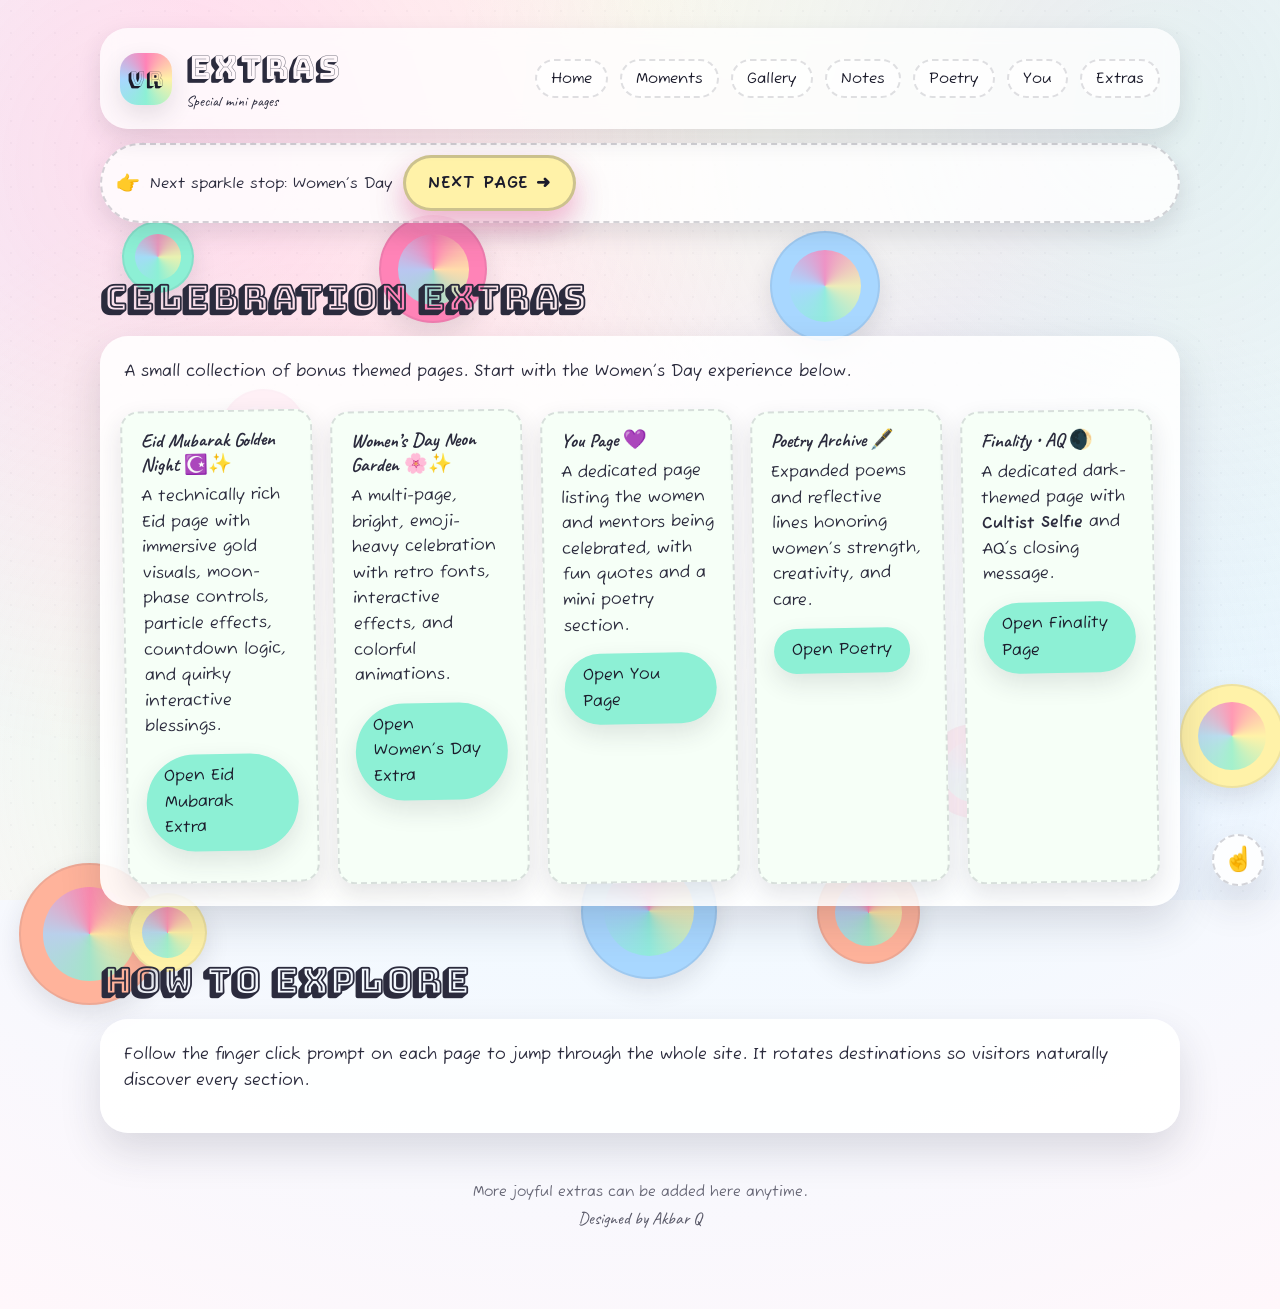
<file: extras.html>
<!doctype html>
<html lang="en">
<head>
  <meta charset="utf-8" />
  <meta name="viewport" content="width=device-width, initial-scale=1" />
  <title>Extras for Dr Vidhya</title>
  <meta name="description" content="Extra celebration pages and special themed mini-sites." />
  <meta name="view-transition" content="same-origin" />
  <link rel="preconnect" href="https://fonts.googleapis.com" />
  <link rel="preconnect" href="https://fonts.gstatic.com" crossorigin />
  <link href="https://fonts.googleapis.com/css2?family=Bungee+Shade&family=Caveat:wght@500;700&family=Fuzzy+Bubbles:wght@400;700&display=swap" rel="stylesheet" />
  <link rel="stylesheet" href="./assets/css/style.css" />
</head>
<body>
  <div class="floating-stickers" aria-hidden="true"></div>
  <div class="page">
    <header>
      <div class="brand">
        <div class="brand-badge">VR</div>
        <div>
          <h1>Extras</h1>
          <p>Special mini pages</p>
        </div>
      </div>
      <nav>
        <a href="./index.html">Home</a>
        <a href="./moments.html">Moments</a>
        <a href="./gallery.html">Gallery</a>
        <a href="./notes.html">Notes</a>
        <a href="./poetry.html">Poetry</a>
        <a href="./you.html">You</a>
        <a href="./extras.html">Extras</a>
      </nav>
    </header>

    <section class="section">
      <h2>Celebration Extras</h2>
      <div class="panel">
        <p>
          A small collection of bonus themed pages. Start with the Women’s Day experience below.
        </p>

        <div class="sticker-board">
          <article class="sticker" data-reveal>
            <h3>Eid Mubarak Golden Night ☪️✨</h3>
            <p>
              A technically rich Eid page with immersive gold visuals, moon-phase controls,
              particle effects, countdown logic, and quirky interactive blessings.
            </p>
            <p>
              <a class="button" href="./eid-mubarak.html">Open Eid Mubarak Extra</a>
            </p>
          </article>
          <article class="sticker" data-reveal>
            <h3>Women’s Day Neon Garden 🌸✨</h3>
            <p>
              A multi-page, bright, emoji-heavy celebration with retro fonts, interactive effects,
              and colorful animations.
            </p>
            <p>
              <a class="button" href="./womens-day/index.html">Open Women’s Day Extra</a>
            </p>
          </article>
          <article class="sticker" data-reveal>
            <h3>You Page 💜</h3>
            <p>
              A dedicated page listing the women and mentors being celebrated, with fun quotes
              and a mini poetry section.
            </p>
            <p>
              <a class="button" href="./you.html">Open You Page</a>
            </p>
          </article>
          <article class="sticker" data-reveal>
            <h3>Poetry Archive 🖋️</h3>
            <p>
              Expanded poems and reflective lines honoring women’s strength, creativity, and care.
            </p>
            <p>
              <a class="button" href="./poetry.html">Open Poetry</a>
            </p>
          </article>
          <article class="sticker" data-reveal>
            <h3>Finality • AQ 🌒</h3>
            <p>
              A dedicated dark-themed page with <strong>Cultist Selfie</strong> and AQ's closing message.
            </p>
            <p>
              <a class="button" href="./finality-aq.html">Open Finality Page</a>
            </p>
          </article>
        </div>
      </div>
    </section>

    <section class="section">
      <h2>How to explore</h2>
      <div class="panel">
        <p>
          Follow the finger click prompt on each page to jump through the whole site. It rotates
          destinations so visitors naturally discover every section.
        </p>
      </div>
    </section>

    <div class="footer">More joyful extras can be added here anytime.<br><span class="footer-brand">Designed by Akbar Q</span></div>
  </div>

  <script src="./assets/js/app.js"></script>
</body>
</html>
</file>
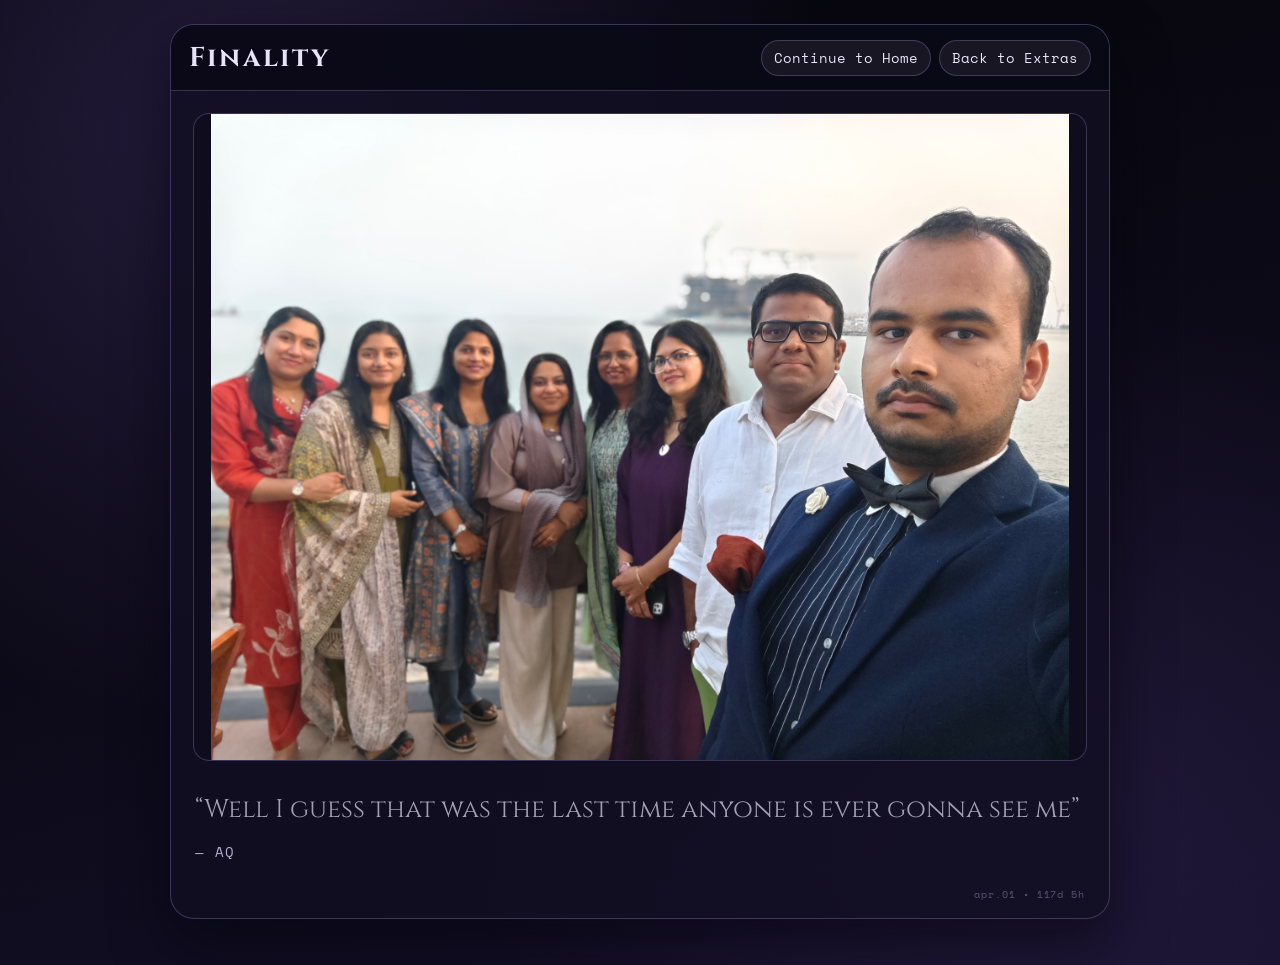
<file: finality-aq.html>
<!doctype html>
<html lang="en">
<head>
  <meta charset="utf-8" />
  <meta name="viewport" content="width=device-width, initial-scale=1" />
  <title>Finality • AQ</title>
  <meta name="description" content="A dark finality page featuring Cultist Selfie and a closing message from AQ." />
  <meta name="view-transition" content="same-origin" />
  <link rel="preconnect" href="https://fonts.googleapis.com" />
  <link rel="preconnect" href="https://fonts.gstatic.com" crossorigin />
  <link href="https://fonts.googleapis.com/css2?family=Cinzel:wght@500;700&family=Space+Mono:wght@400;700&display=swap" rel="stylesheet" />
  <style>
    :root {
      --ink: #e8e4f7;
      --muted: #b5afcf;
      --card: rgba(18, 14, 34, 0.86);
      --line: rgba(171, 154, 232, 0.28);
      --glow: 0 24px 55px rgba(6, 4, 14, 0.65);
    }

    * { box-sizing: border-box; }

    body {
      margin: 0;
      min-height: 100vh;
      color: var(--ink);
      font-family: "Space Mono", monospace;
      background:
        radial-gradient(circle at 18% 12%, rgba(88, 67, 144, 0.35), transparent 45%),
        radial-gradient(circle at 80% 85%, rgba(69, 47, 104, 0.3), transparent 42%),
        linear-gradient(165deg, #05050b 0%, #0b0915 45%, #14102a 100%);
      display: grid;
      place-items: center;
      padding: 24px 16px 46px;
    }

    .grain {
      position: fixed;
      inset: 0;
      pointer-events: none;
      background-image: radial-gradient(rgba(255, 255, 255, 0.06) 1px, transparent 1px);
      background-size: 3px 3px;
      opacity: 0.2;
      z-index: 0;
    }

    .page {
      position: relative;
      z-index: 1;
      width: min(940px, 100%);
      background: var(--card);
      border: 1px solid var(--line);
      border-radius: 24px;
      box-shadow: var(--glow);
      overflow: hidden;
    }

    .top {
      display: flex;
      justify-content: space-between;
      align-items: center;
      gap: 12px;
      padding: 14px 18px;
      border-bottom: 1px solid var(--line);
      background: rgba(5, 4, 12, 0.5);
    }

    .title {
      margin: 0;
      font-family: "Cinzel", serif;
      letter-spacing: 0.08em;
      font-size: clamp(1.1rem, 1.6vw + 0.8rem, 1.7rem);
    }

    .home-link {
      text-decoration: none;
      color: var(--ink);
      border: 1px solid var(--line);
      border-radius: 999px;
      padding: 7px 12px;
      font-size: 0.85rem;
      background: rgba(255, 255, 255, 0.06);
    }

    .top-links {
      display: flex;
      gap: 8px;
      flex-wrap: wrap;
      justify-content: flex-end;
    }

    figure {
      margin: 0;
      padding: 22px 22px 10px;
    }

    img {
      width: 100%;
      max-height: 72vh;
      object-fit: contain;
      display: block;
      border-radius: 16px;
      border: 1px solid var(--line);
      background: #0f0d1d;
    }

    blockquote {
      margin: 0;
      padding: 20px 24px 24px;
      font-family: "Cinzel", serif;
      font-size: clamp(1.05rem, 1.3vw + 0.95rem, 1.6rem);
      line-height: 1.45;
      color: rgba(232, 228, 247, 0.68);
      text-wrap: balance;
    }

    .sig {
      display: block;
      margin-top: 14px;
      color: var(--muted);
      font-size: 0.9rem;
      letter-spacing: 0.08em;
      font-family: "Space Mono", monospace;
    }

    .countdown {
      margin: 0;
      padding: 0 24px 16px;
      color: var(--muted);
      font-size: 0.63rem;
      letter-spacing: 0.09em;
      opacity: 0.45;
      text-align: right;
      user-select: none;
    }
  </style>
</head>
<body>
  <div class="grain" aria-hidden="true"></div>

  <main class="page">
    <header class="top">
      <h1 class="title">Finality</h1>
      <div class="top-links">
        <a class="home-link" href="./index.html">Continue to Home</a>
        <a class="home-link" href="./extras.html">Back to Extras</a>
      </div>
    </header>

    <figure>
      <img src="./womens-day/photos/Cultist%20Selfie.jpg" alt="Cultist Selfie" />
    </figure>

    <blockquote>
      “Well I guess that was the last time anyone is ever gonna see me”
      <span class="sig">— AQ</span>
    </blockquote>

    <p class="countdown" data-april-countdown>apr.01 • --</p>
  </main>

  <script>
    (function initAprilCountdown() {
      const target = document.querySelector("[data-april-countdown]");
      if (!target) return;

      function getNextAprilFirst(now) {
        const year = now.getFullYear();
        const aprilFirst = new Date(year, 3, 1, 0, 0, 0, 0);
        if (now < aprilFirst) return aprilFirst;
        return new Date(year + 1, 3, 1, 0, 0, 0, 0);
      }

      function render() {
        const now = new Date();
        const end = getNextAprilFirst(now);
        const delta = end.getTime() - now.getTime();
        if (delta <= 0) {
          target.textContent = "apr.01 • 0d";
          return;
        }

        const totalSeconds = Math.floor(delta / 1000);
        const days = Math.floor(totalSeconds / 86400);
        const hours = Math.floor((totalSeconds % 86400) / 3600);
        target.textContent = `apr.01 • ${days}d ${hours}h`;
      }

      render();
      window.setInterval(render, 1000);
    })();
  </script>
</body>
</html>
</file>
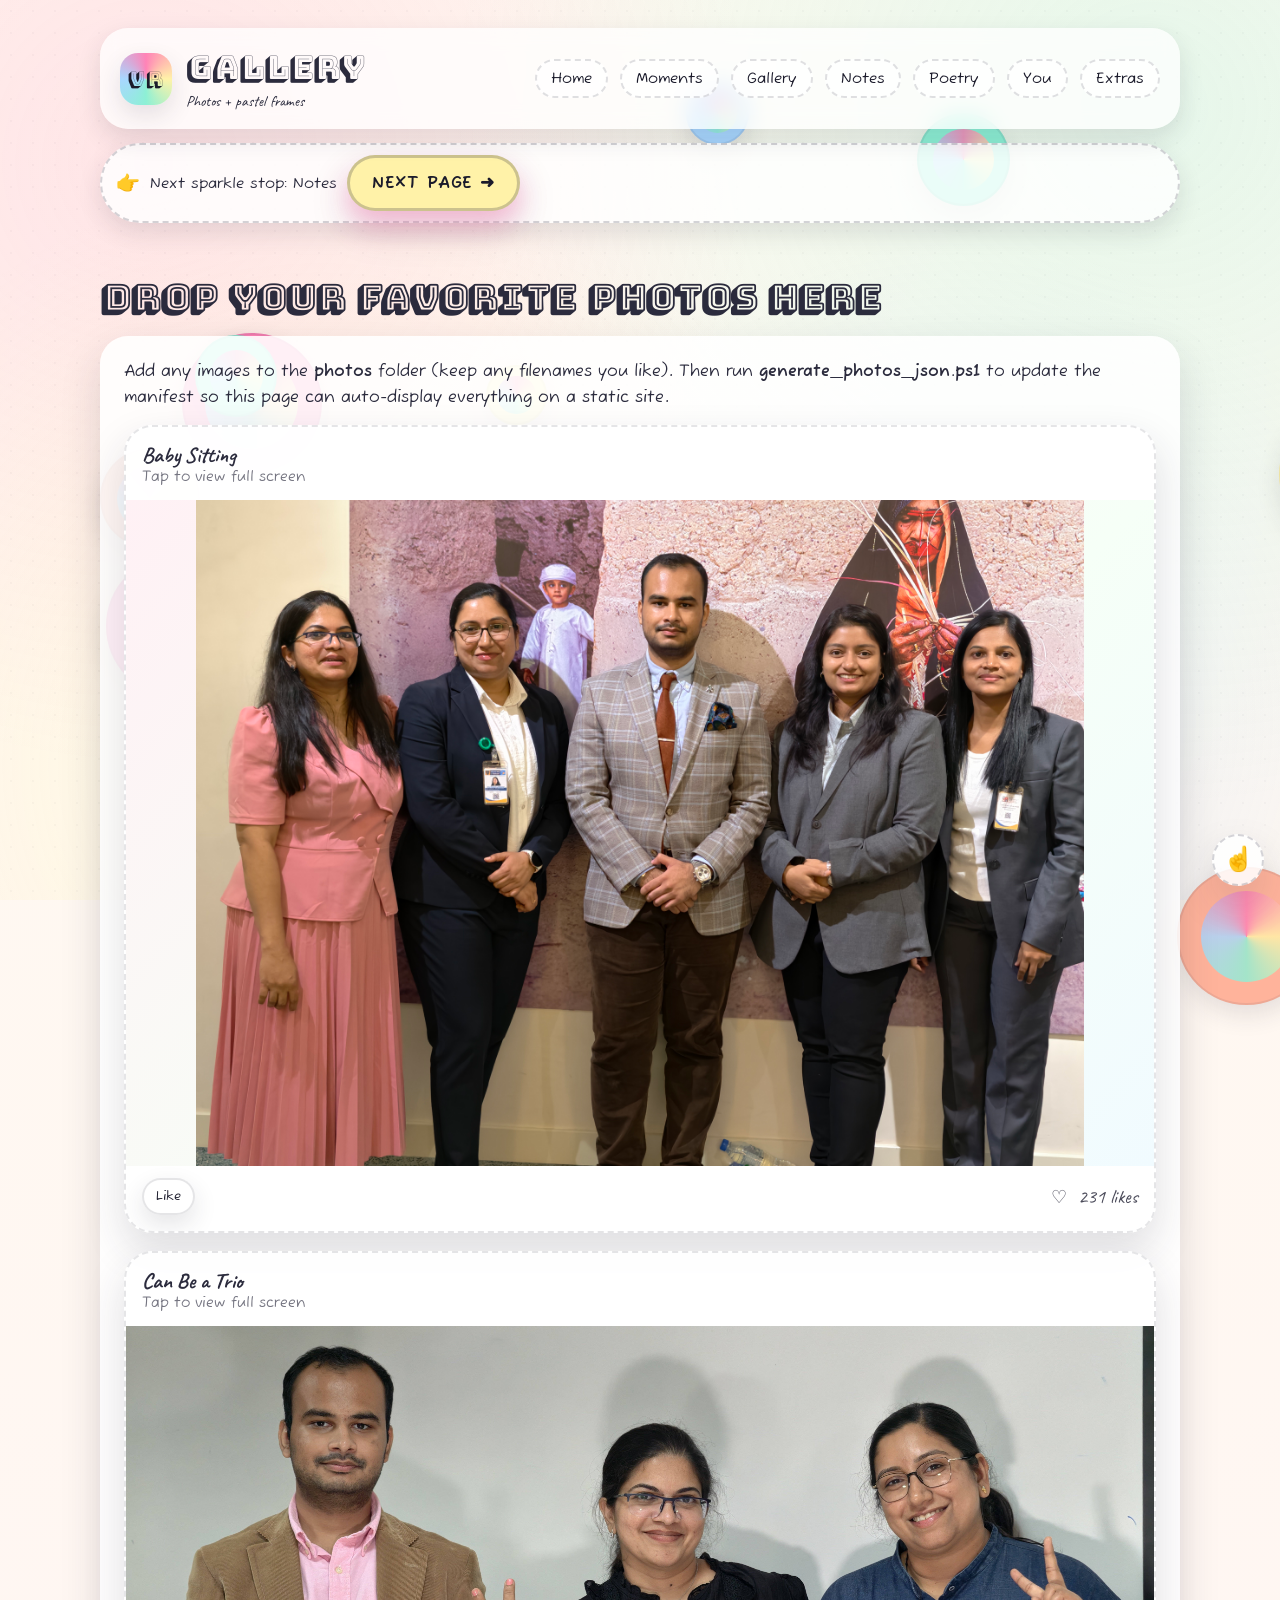
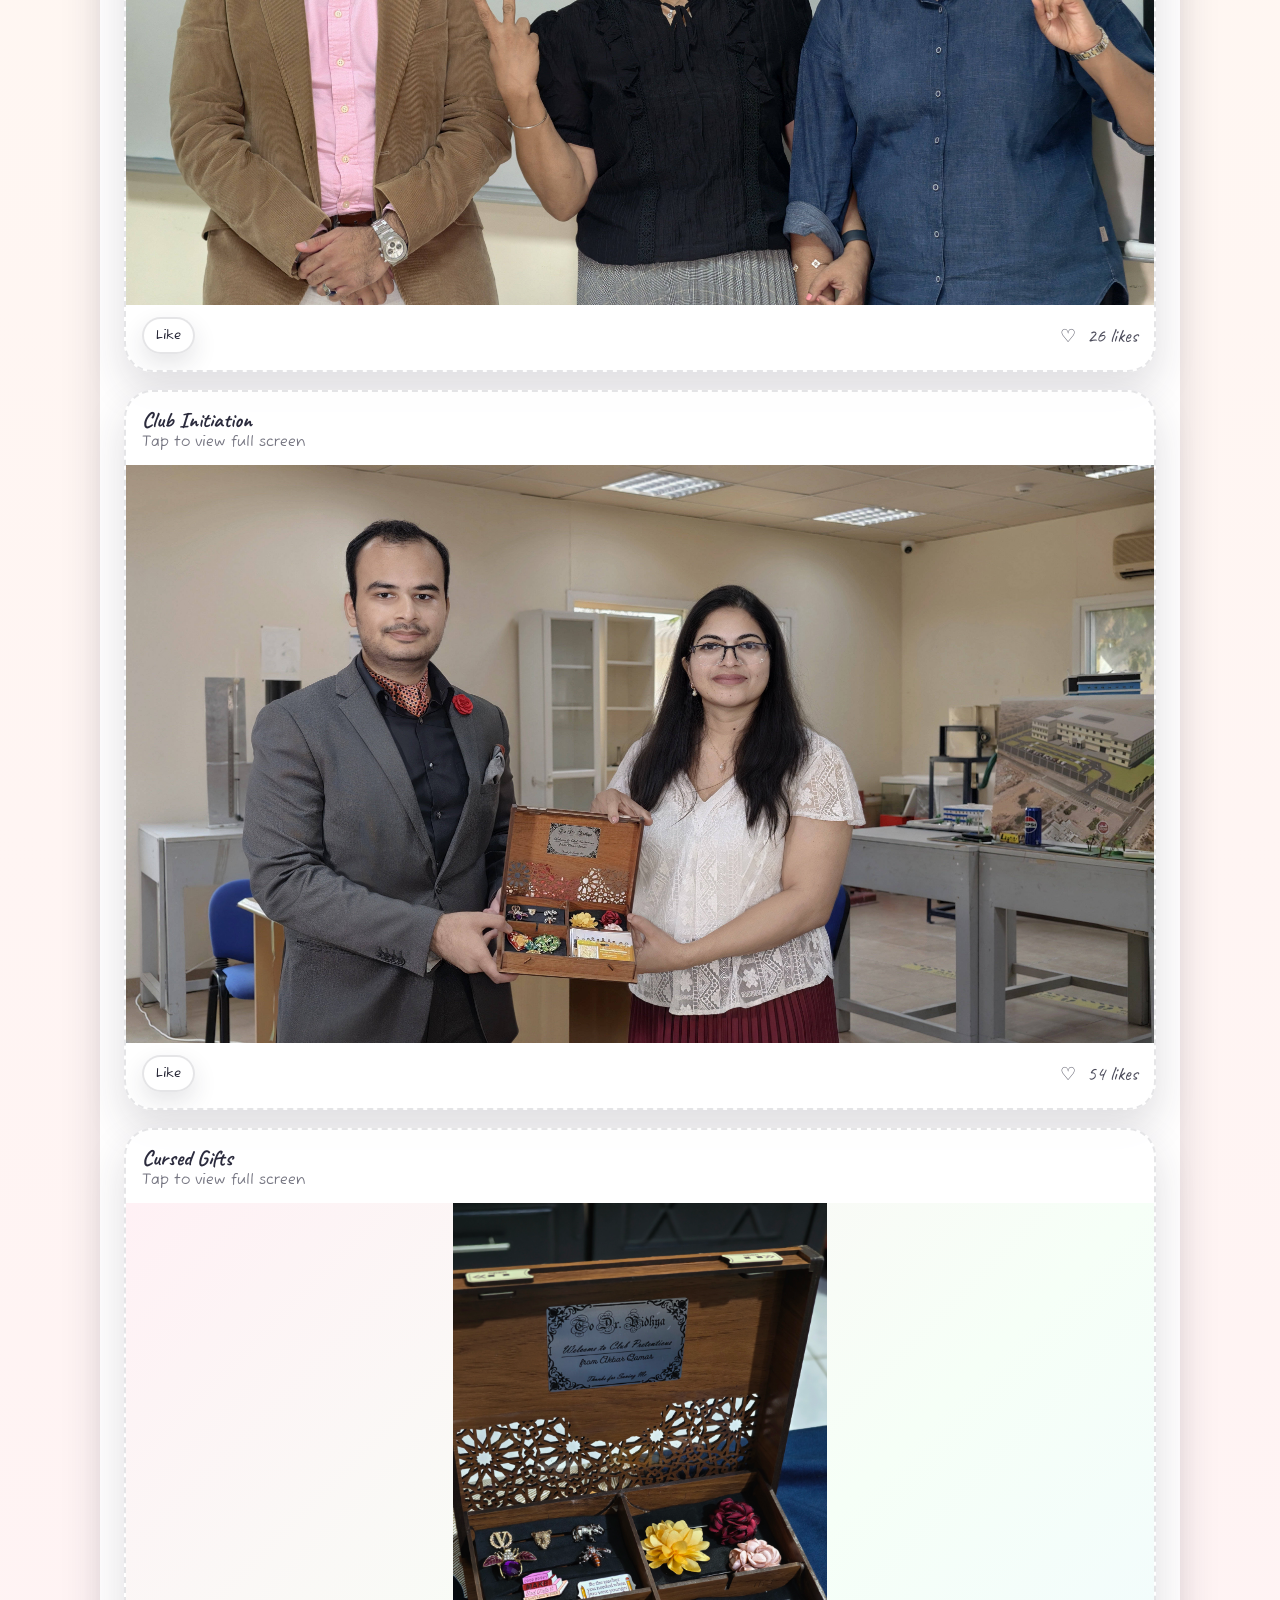
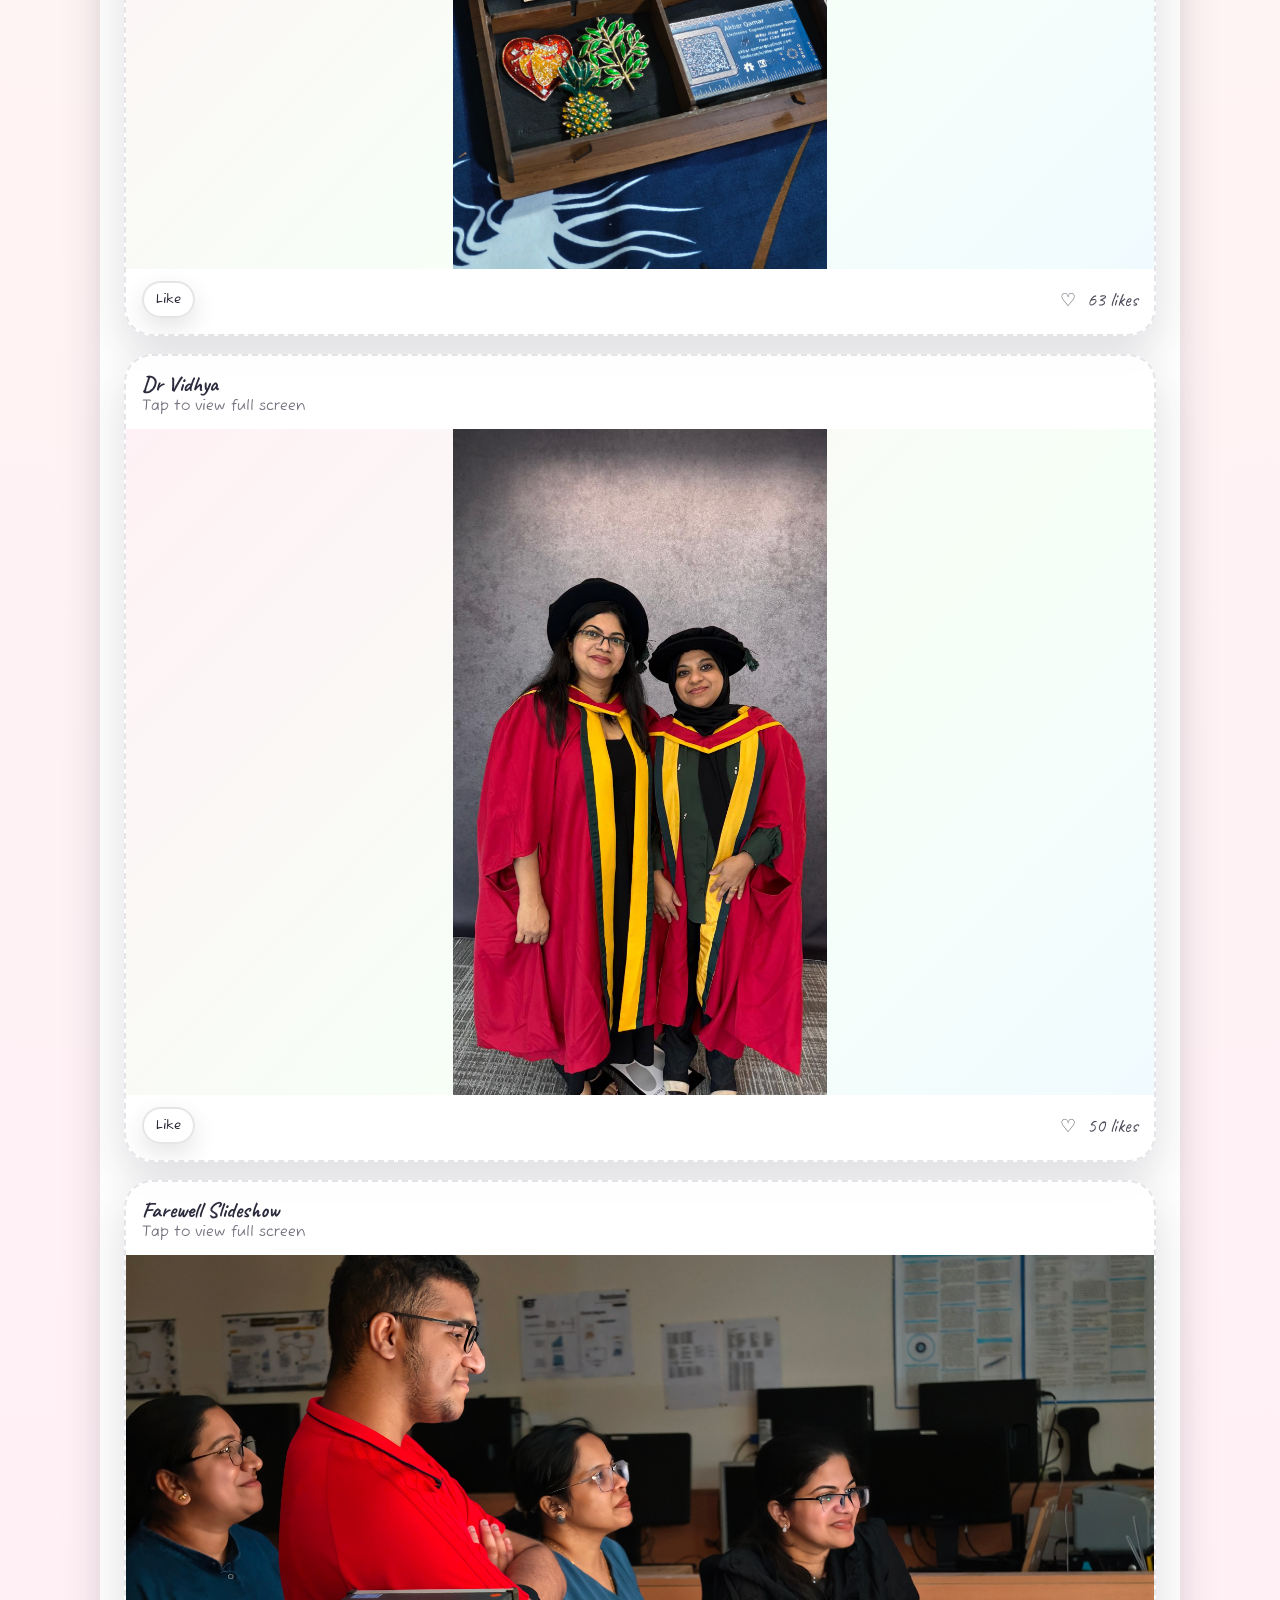
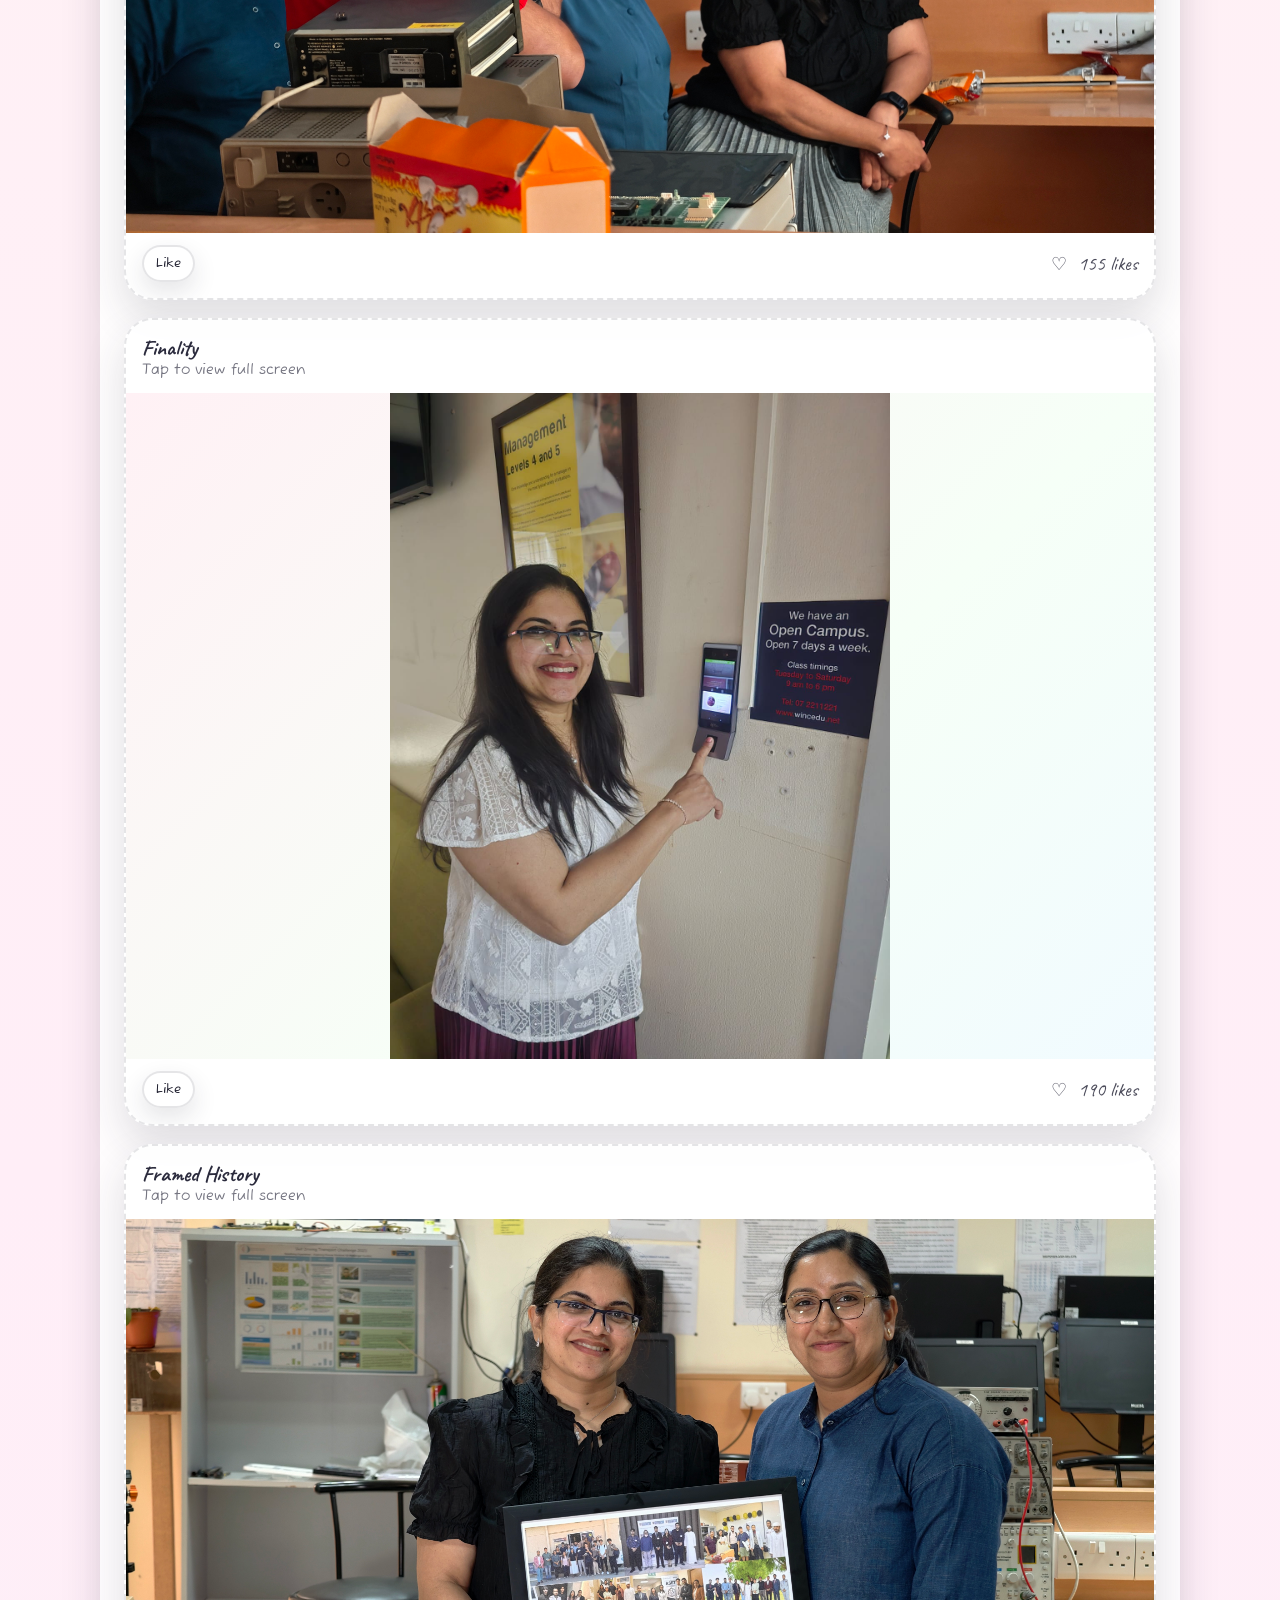
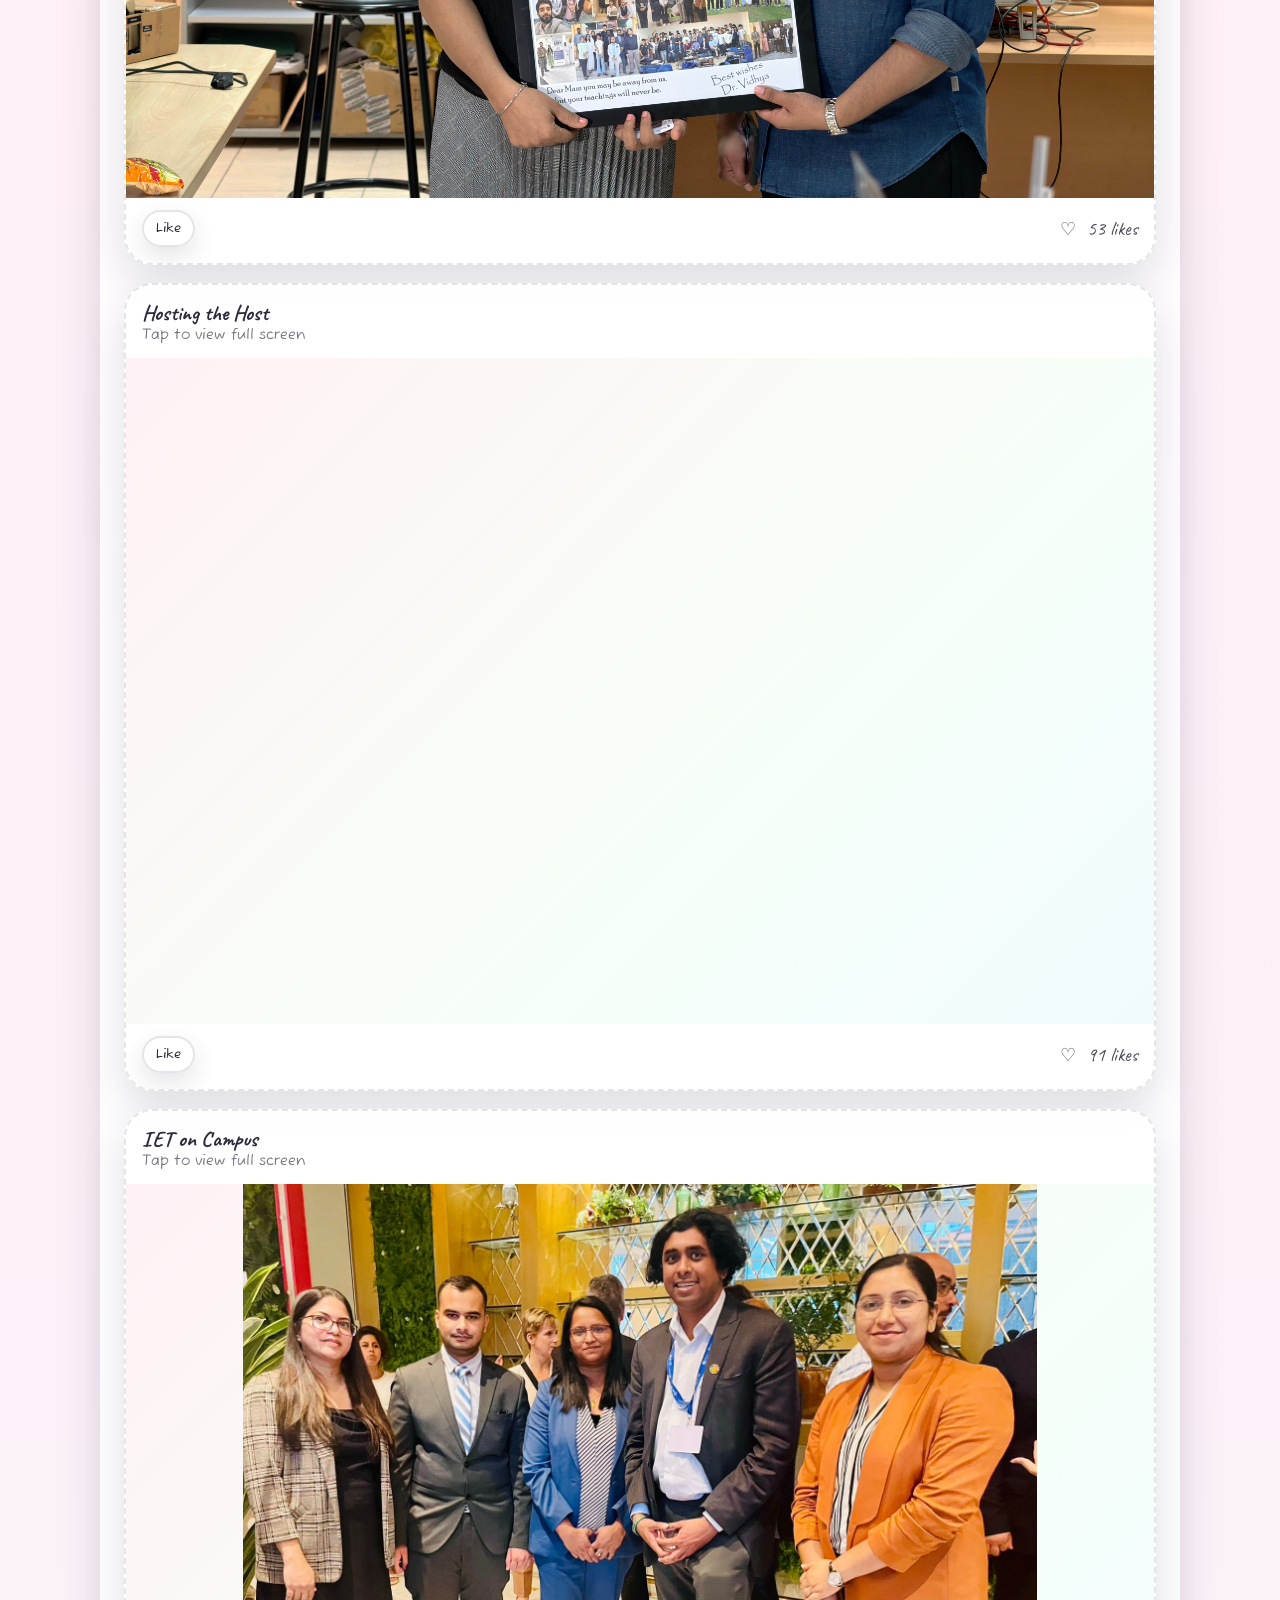
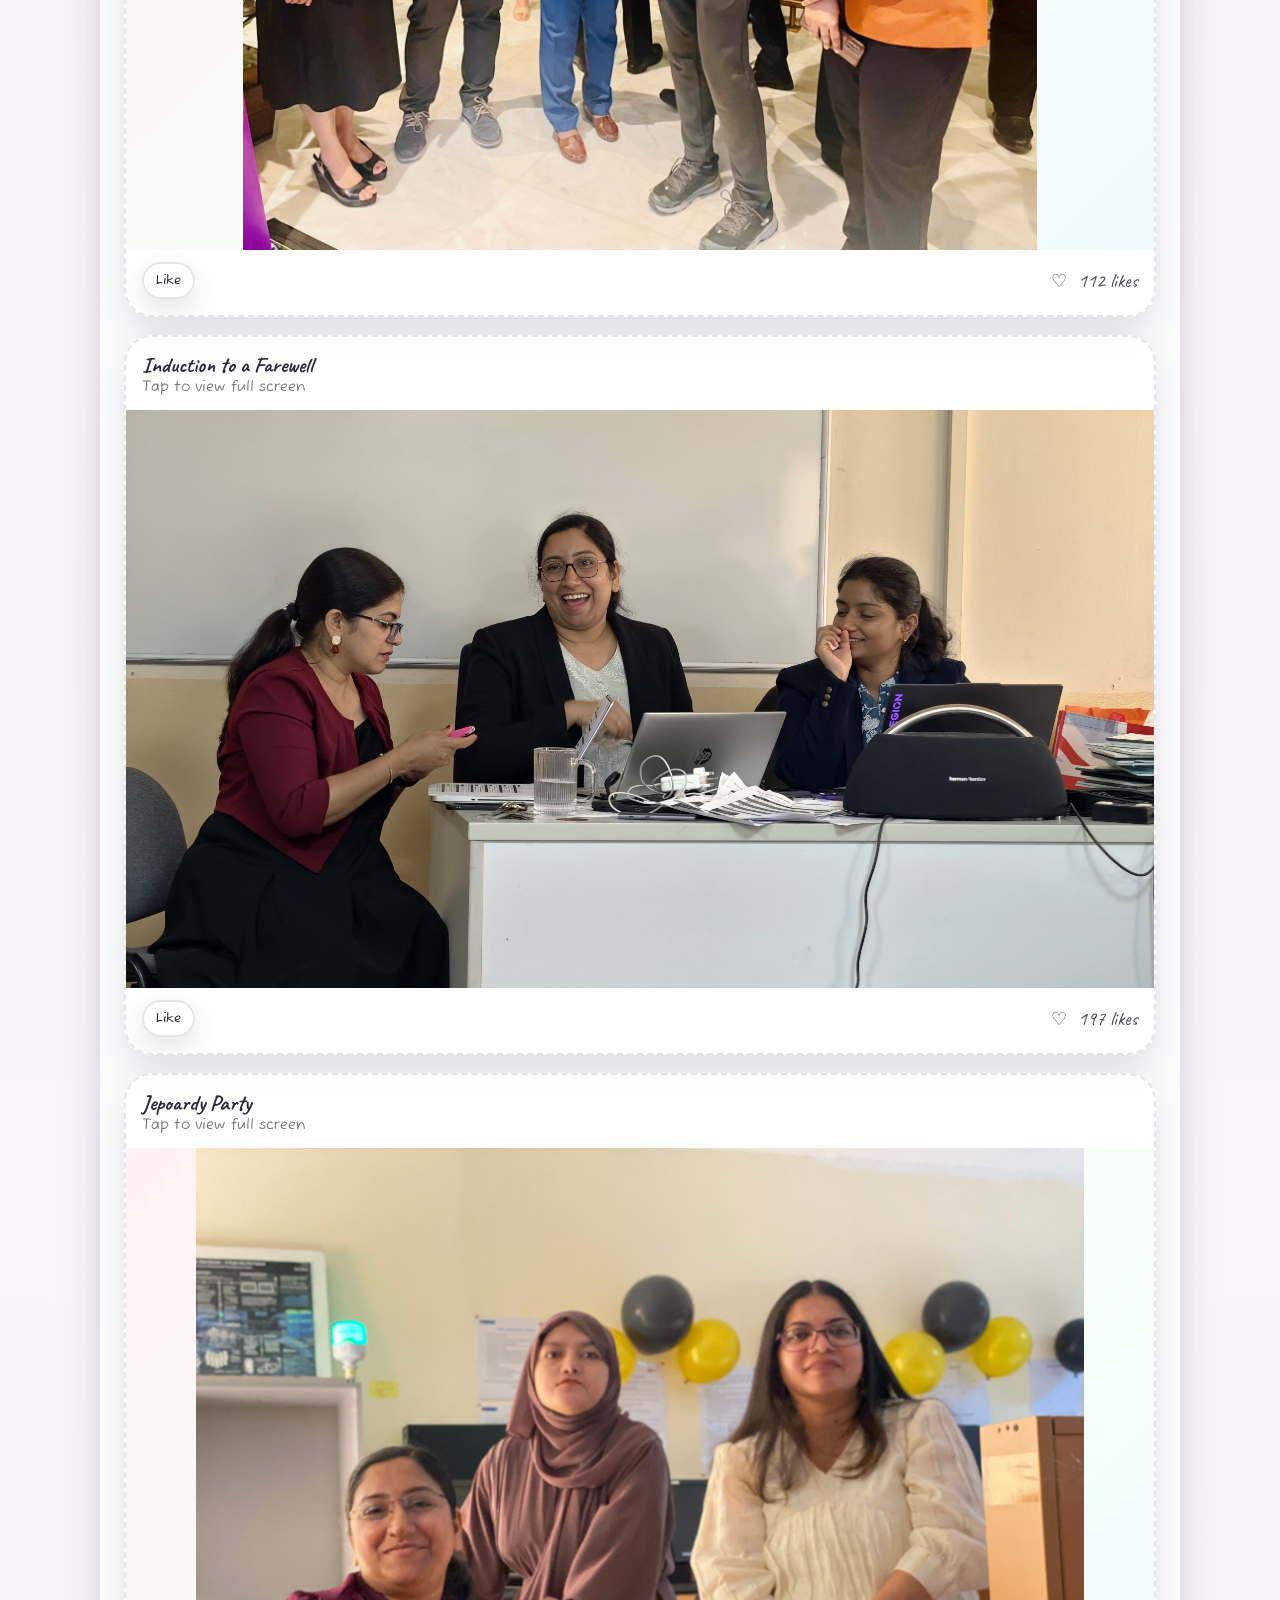
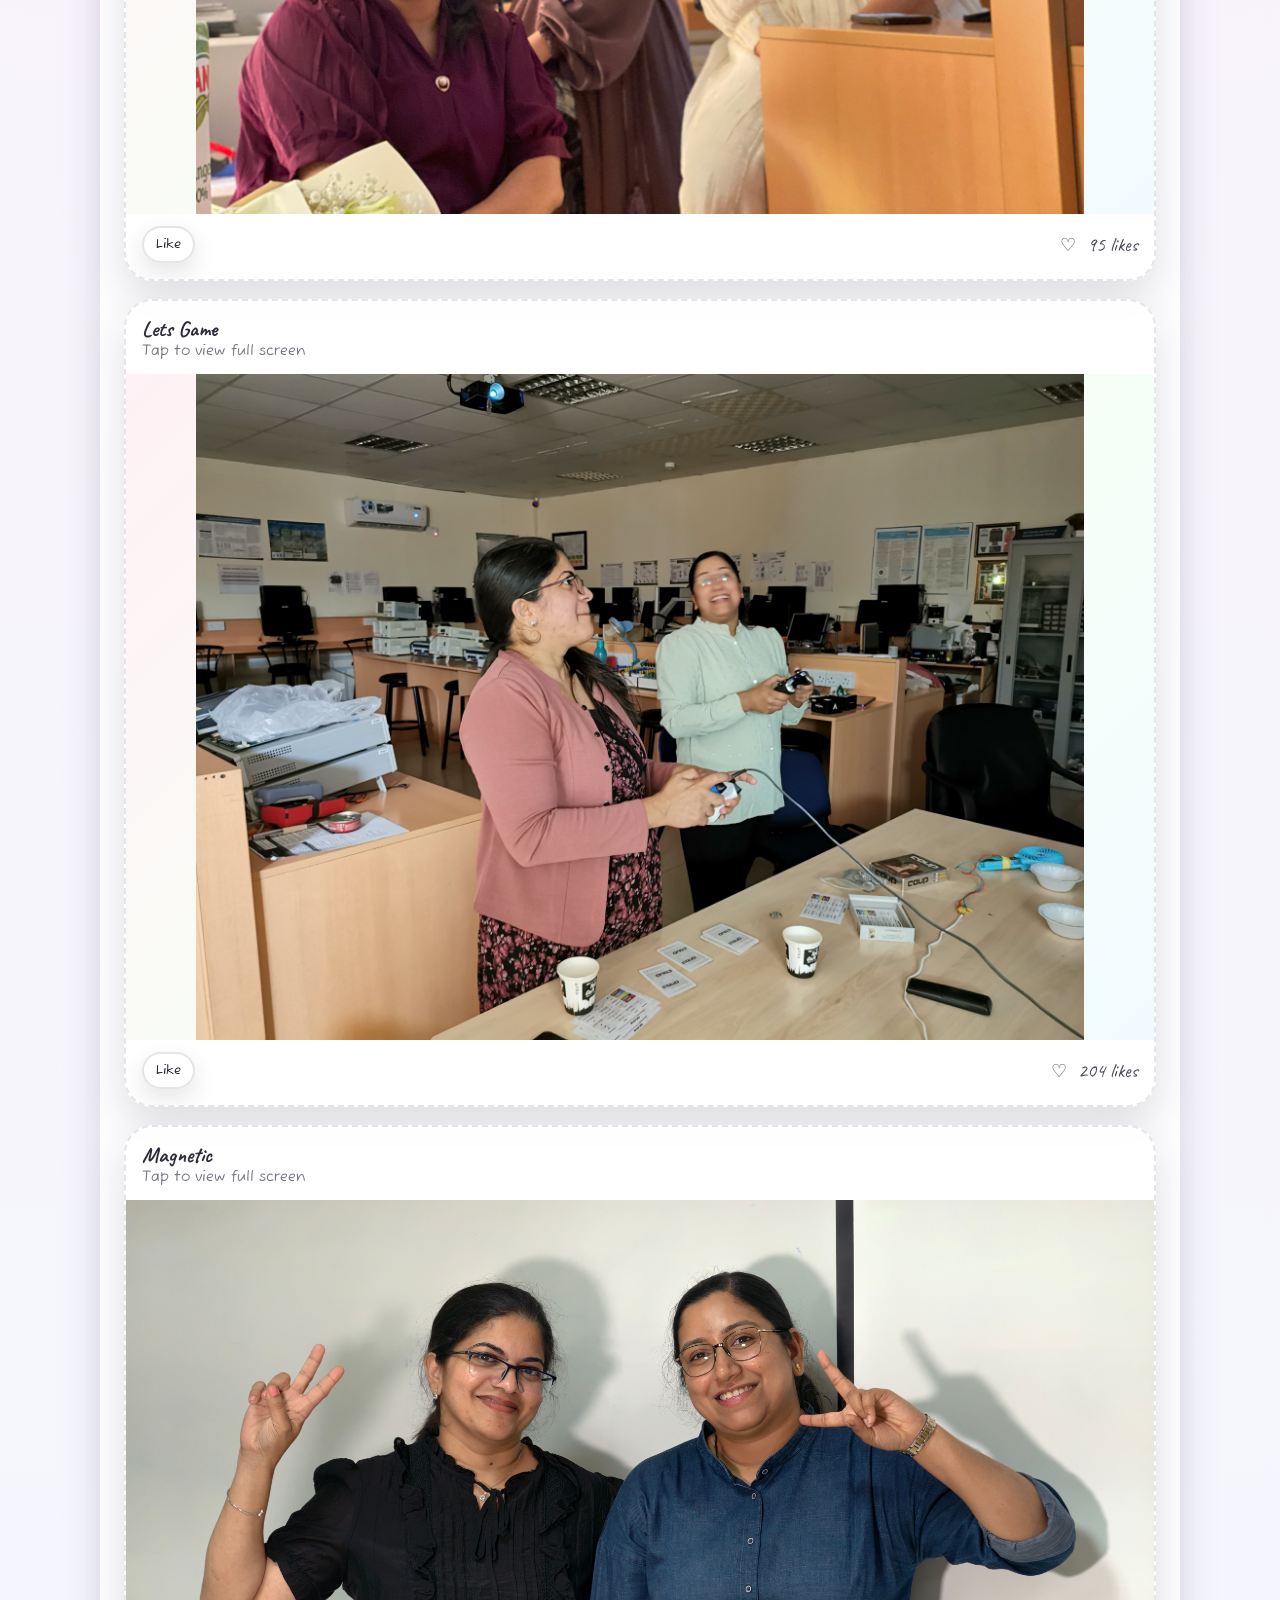
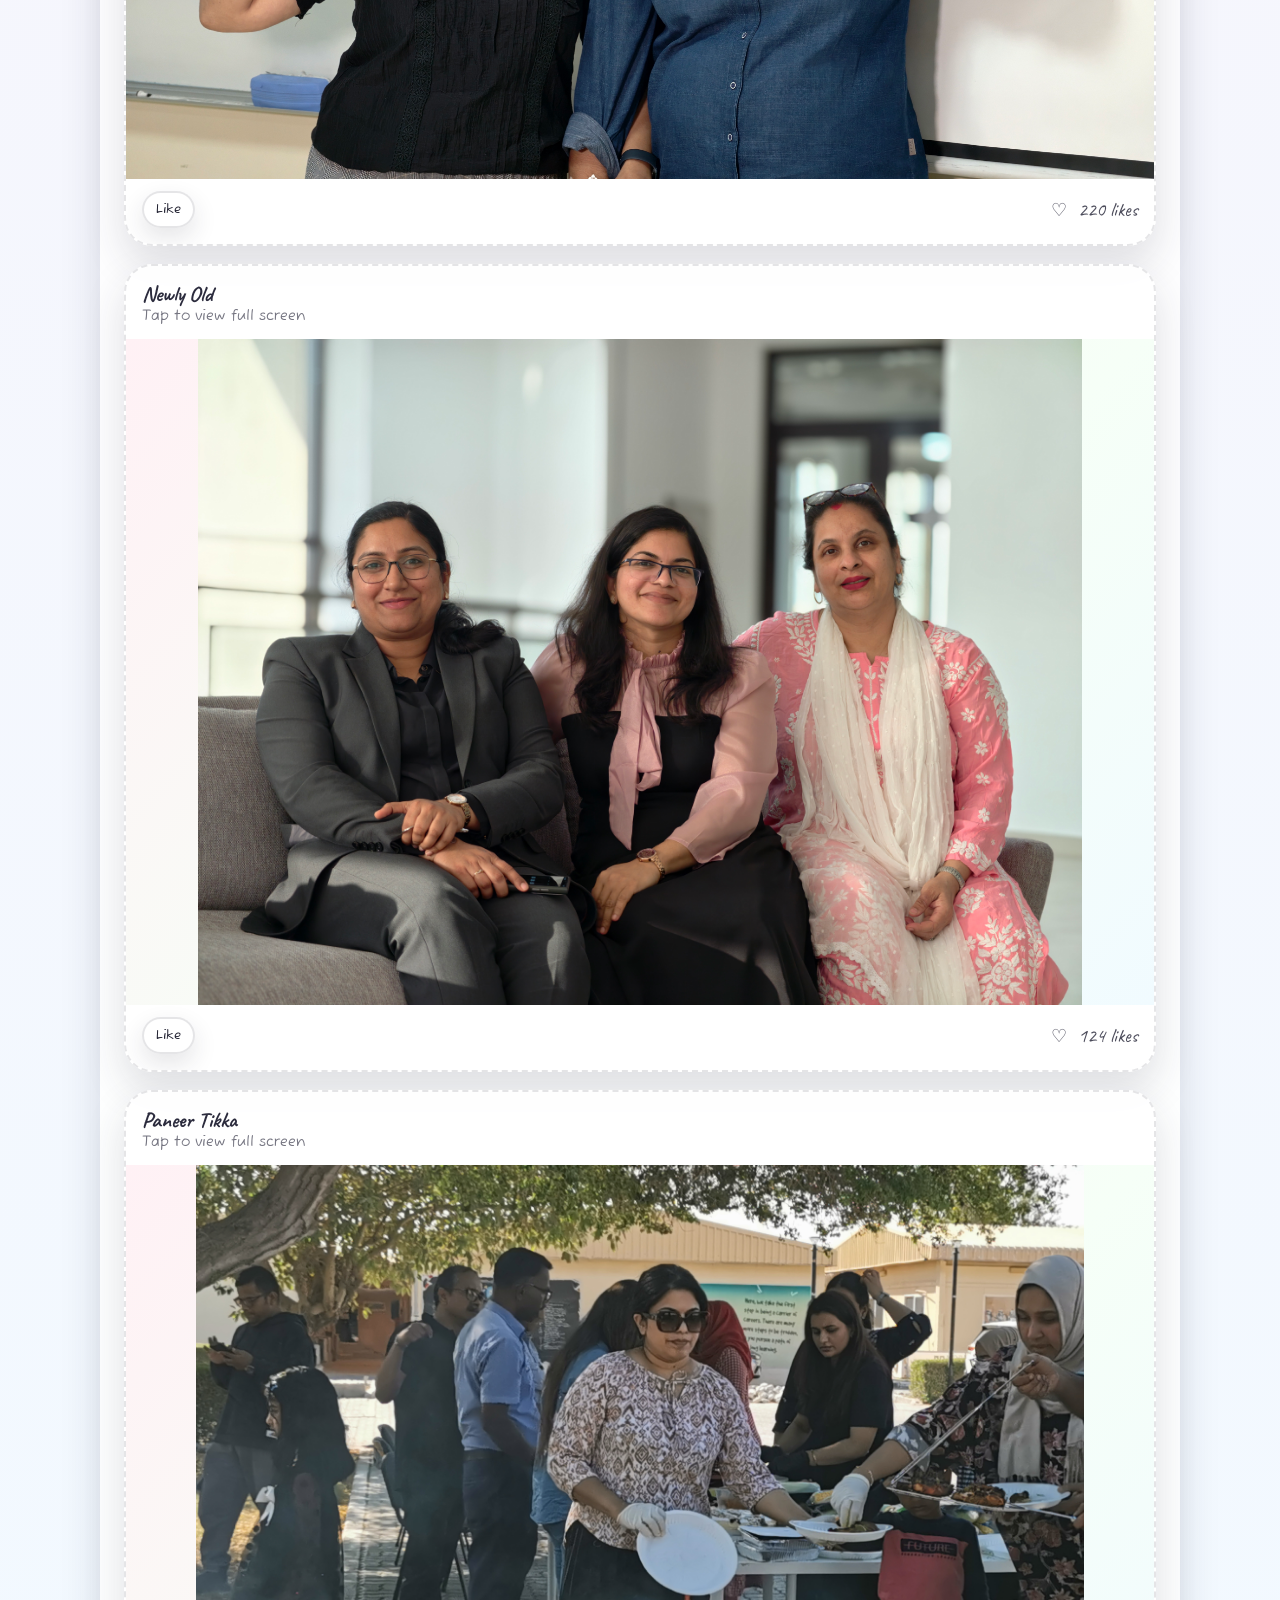
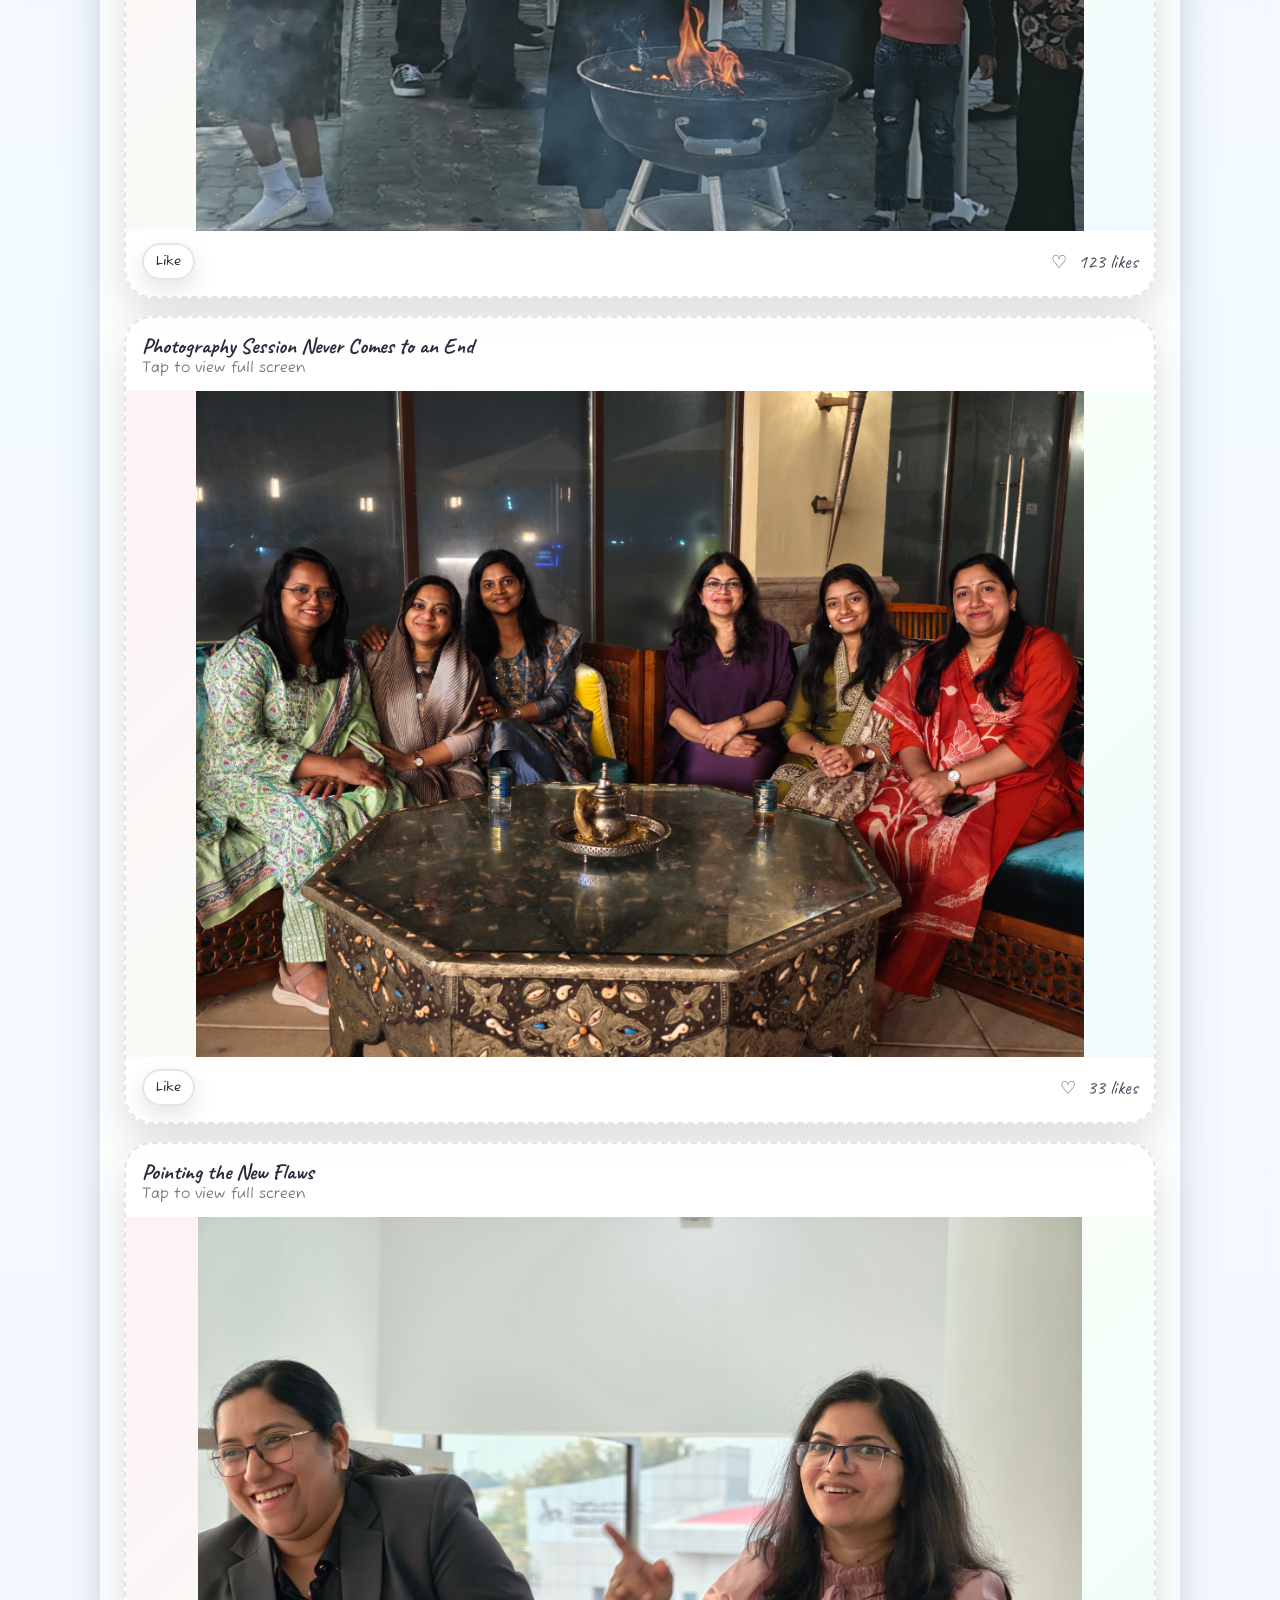
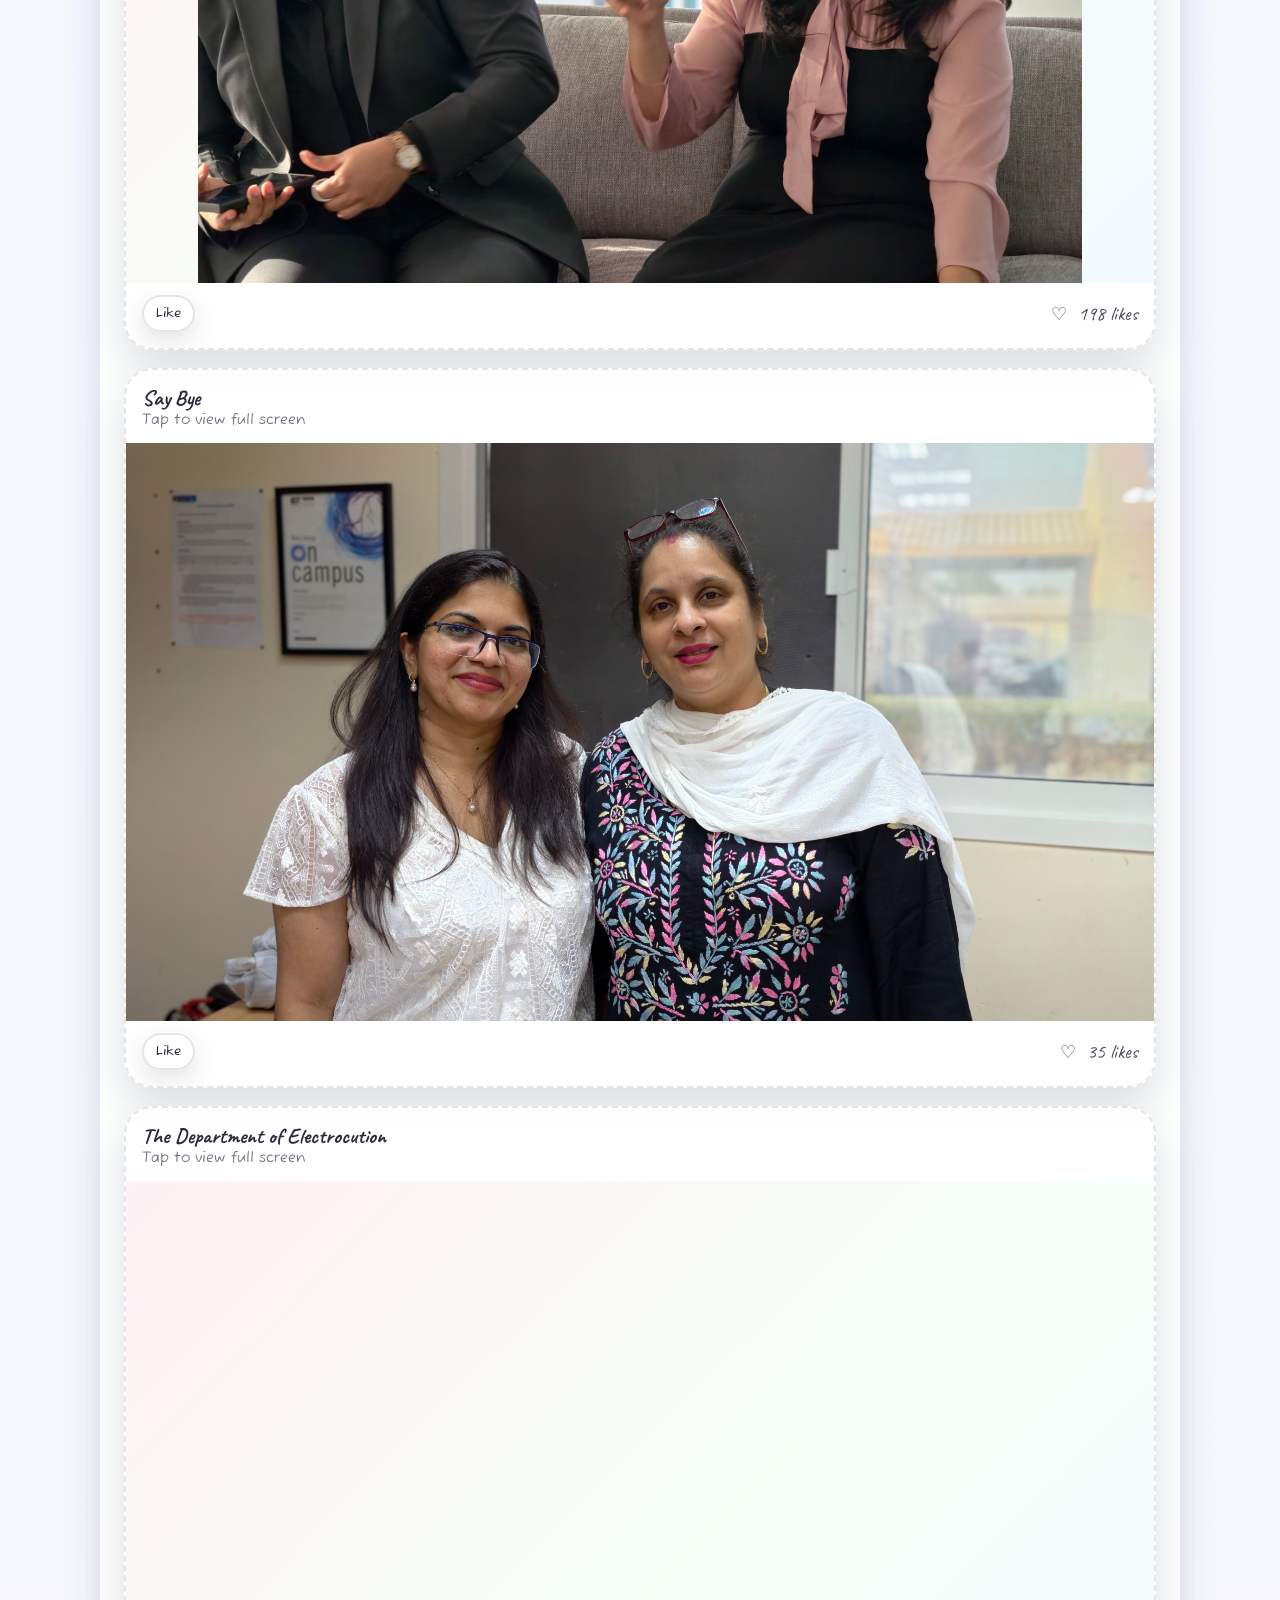
<file: gallery.html>
<!doctype html>
<html lang="en">
<head>
  <meta charset="utf-8" />
  <meta name="viewport" content="width=device-width, initial-scale=1" />
  <title>Gallery for Dr Vidhya</title>
  <meta name="description" content="A pastel photo gallery for Dr Vidhya." />
  <meta name="view-transition" content="same-origin" />
  <link rel="preconnect" href="https://fonts.googleapis.com" />
  <link rel="preconnect" href="https://fonts.gstatic.com" crossorigin />
  <link href="https://fonts.googleapis.com/css2?family=Bungee+Shade&family=Caveat:wght@500;700&family=Fuzzy+Bubbles:wght@400;700&display=swap" rel="stylesheet" />
  <link rel="stylesheet" href="./assets/css/style.css" />
</head>
<body>
  <div class="floating-stickers" aria-hidden="true"></div>
  <div class="page">
    <header>
      <div class="brand">
        <div class="brand-badge">VR</div>
        <div>
          <h1>Gallery</h1>
          <p>Photos + pastel frames</p>
        </div>
      </div>
      <nav>
        <a href="./index.html">Home</a>
        <a href="./moments.html">Moments</a>
        <a href="./gallery.html">Gallery</a>
        <a href="./notes.html">Notes</a>
        <a href="./poetry.html">Poetry</a>
        <a href="./you.html">You</a>
        <a href="./extras.html">Extras</a>
      </nav>
    </header>

    <section class="section">
      <h2>Drop your favorite photos here</h2>
      <div class="panel">
        <p>
          Add any images to the <strong>photos</strong> folder (keep any filenames you like).
          Then run <strong>generate_photos_json.ps1</strong> to update the manifest so this
          page can auto-display everything on a static site.
        </p>
        <div class="ig-feed" data-ig-feed>
          <div class="photo-tile missing">
            <div class="label">Loading photos…</div>
          </div>
        </div>
      </div>
    </section>

    <section class="section">
      <h2>Caption corner</h2>
      <div class="panel">
        <p>
          Add simple titles in <strong>photos.json</strong> to make each image feel like a mini memory card.
          The gallery supports full-screen viewing and live likes, so this page can be explored like a scrapbook feed.
        </p>
        <div class="sticker-board">
          <div class="sticker" data-reveal>
            <h3>Tip 1</h3>
            <p>Use clear file names so captions look clean once formatted.</p>
          </div>
          <div class="sticker" data-reveal>
            <h3>Tip 2</h3>
            <p>Mix portraits, event shots, and candid moments for variety.</p>
          </div>
          <div class="sticker" data-reveal>
            <h3>Tip 3</h3>
            <p>Revisit old photos and pair them with fresh celebratory captions.</p>
          </div>
        </div>
      </div>
    </section>

    <div class="footer">Every photo is a sparkle.<br><span class="footer-brand">Designed by Akbar Q</span></div>
  </div>
  <script src="./assets/js/app.js"></script>
</body>
</html>
</file>
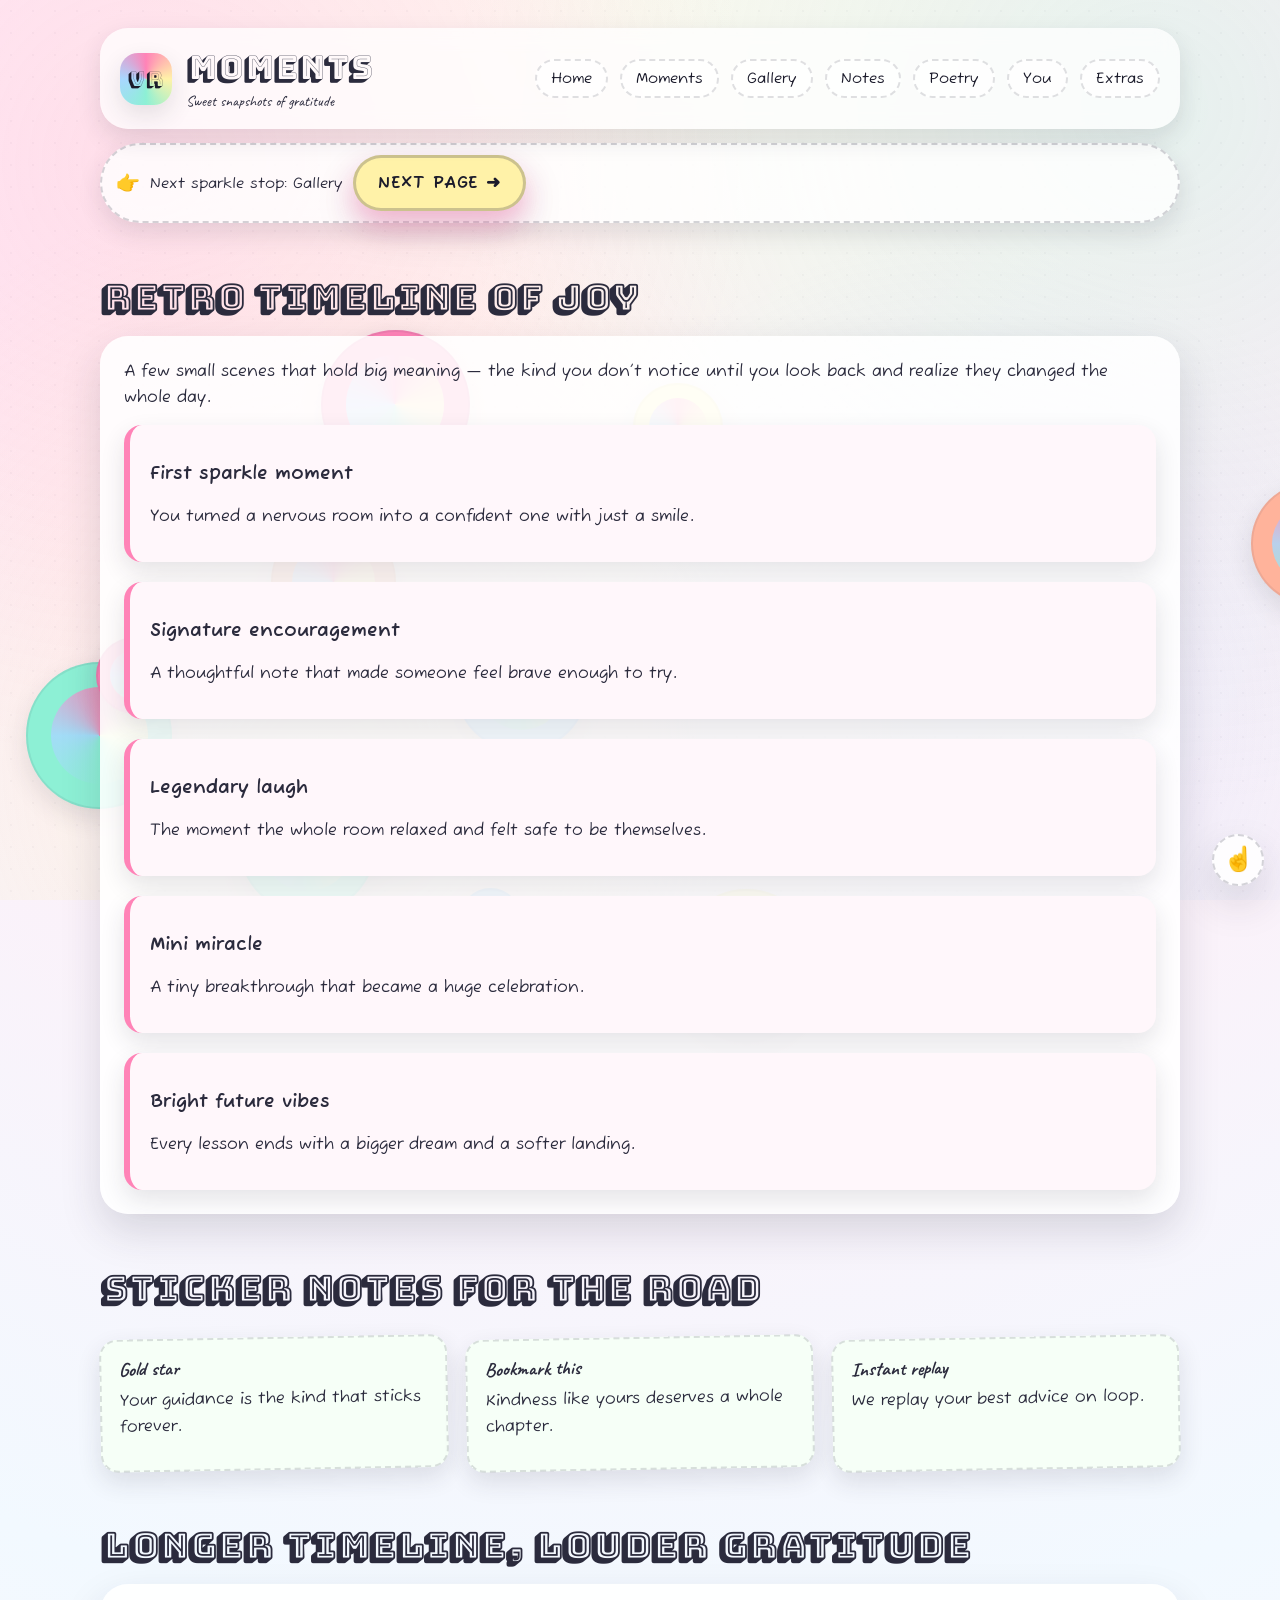
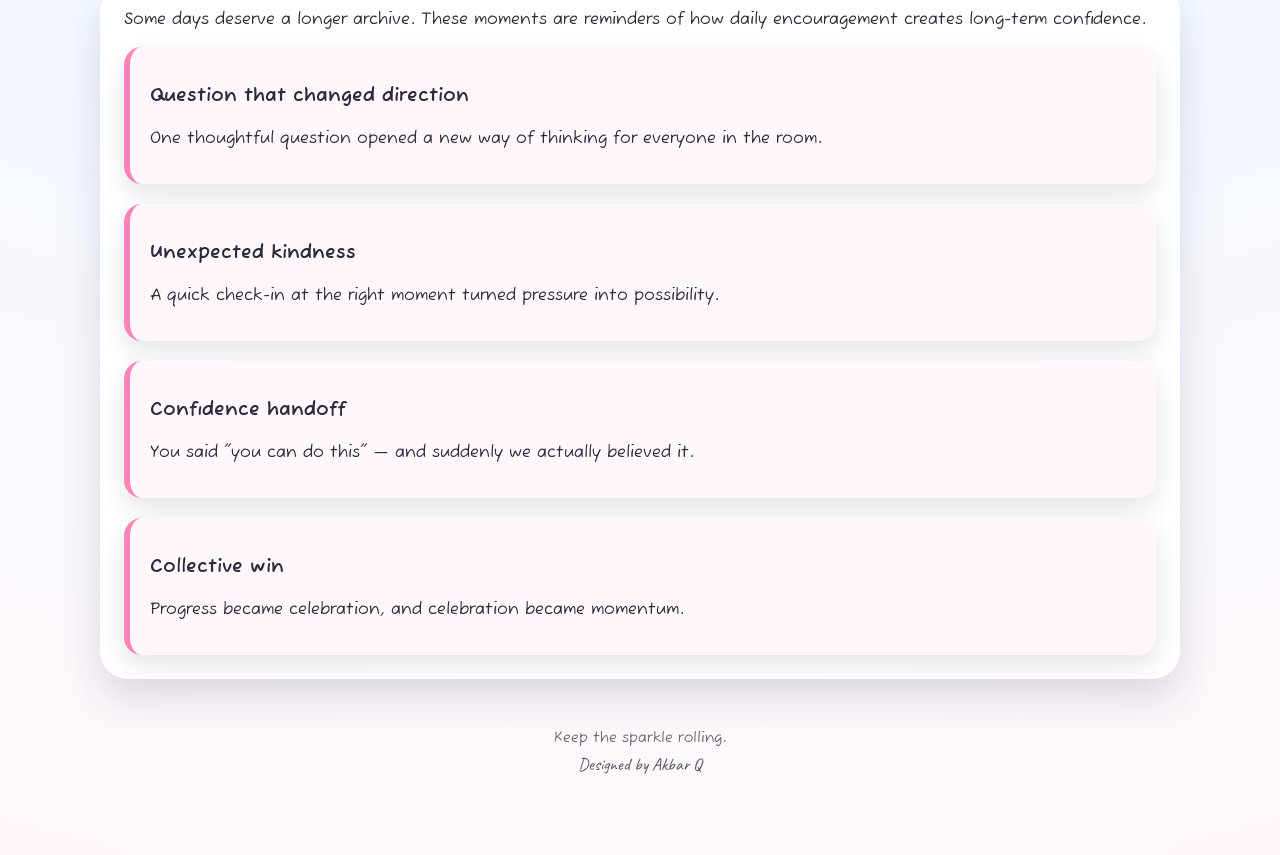
<file: moments.html>
<!doctype html>
<html lang="en">
<head>
  <meta charset="utf-8" />
  <meta name="viewport" content="width=device-width, initial-scale=1" />
  <title>Moments for Dr Vidhya</title>
  <meta name="description" content="A retro timeline of thoughtful moments for Dr Vidhya." />
  <meta name="view-transition" content="same-origin" />
  <link rel="preconnect" href="https://fonts.googleapis.com" />
  <link rel="preconnect" href="https://fonts.gstatic.com" crossorigin />
  <link href="https://fonts.googleapis.com/css2?family=Bungee+Shade&family=Caveat:wght@500;700&family=Fuzzy+Bubbles:wght@400;700&display=swap" rel="stylesheet" />
  <link rel="stylesheet" href="./assets/css/style.css" />
</head>
<body>
  <div class="floating-stickers" aria-hidden="true"></div>
  <div class="page">
    <header>
      <div class="brand">
        <div class="brand-badge">VR</div>
        <div>
          <h1>Moments</h1>
          <p>Sweet snapshots of gratitude</p>
        </div>
      </div>
      <nav>
        <a href="./index.html">Home</a>
        <a href="./moments.html">Moments</a>
        <a href="./gallery.html">Gallery</a>
        <a href="./notes.html">Notes</a>
        <a href="./poetry.html">Poetry</a>
        <a href="./you.html">You</a>
        <a href="./extras.html">Extras</a>
      </nav>
    </header>

    <section class="section">
      <h2>Retro timeline of joy</h2>
      <div class="panel">
        <p>
          A few small scenes that hold big meaning — the kind you don’t notice until you
          look back and realize they changed the whole day.
        </p>
        <div class="timeline">
          <div class="timeline-card" data-reveal>
            <h3>First sparkle moment</h3>
            <p>You turned a nervous room into a confident one with just a smile.</p>
          </div>
          <div class="timeline-card" data-reveal>
            <h3>Signature encouragement</h3>
            <p>A thoughtful note that made someone feel brave enough to try.</p>
          </div>
          <div class="timeline-card" data-reveal>
            <h3>Legendary laugh</h3>
            <p>The moment the whole room relaxed and felt safe to be themselves.</p>
          </div>
          <div class="timeline-card" data-reveal>
            <h3>Mini miracle</h3>
            <p>A tiny breakthrough that became a huge celebration.</p>
          </div>
          <div class="timeline-card" data-reveal>
            <h3>Bright future vibes</h3>
            <p>Every lesson ends with a bigger dream and a softer landing.</p>
          </div>
        </div>
      </div>
    </section>

    <section class="section">
      <h2>Sticker notes for the road</h2>
      <div class="sticker-board">
        <div class="sticker">
          <h3>Gold star</h3>
          <p>Your guidance is the kind that sticks forever.</p>
        </div>
        <div class="sticker">
          <h3>Bookmark this</h3>
          <p>Kindness like yours deserves a whole chapter.</p>
        </div>
        <div class="sticker">
          <h3>Instant replay</h3>
          <p>We replay your best advice on loop.</p>
        </div>
      </div>
    </section>

    <section class="section">
      <h2>Longer timeline, louder gratitude</h2>
      <div class="panel">
        <p>
          Some days deserve a longer archive. These moments are reminders of how daily
          encouragement creates long-term confidence.
        </p>
        <div class="timeline">
          <div class="timeline-card" data-reveal>
            <h3>Question that changed direction</h3>
            <p>One thoughtful question opened a new way of thinking for everyone in the room.</p>
          </div>
          <div class="timeline-card" data-reveal>
            <h3>Unexpected kindness</h3>
            <p>A quick check-in at the right moment turned pressure into possibility.</p>
          </div>
          <div class="timeline-card" data-reveal>
            <h3>Confidence handoff</h3>
            <p>You said "you can do this" — and suddenly we actually believed it.</p>
          </div>
          <div class="timeline-card" data-reveal>
            <h3>Collective win</h3>
            <p>Progress became celebration, and celebration became momentum.</p>
          </div>
        </div>
      </div>
    </section>

    <div class="footer">Keep the sparkle rolling.<br><span class="footer-brand">Designed by Akbar Q</span></div>
  </div>
  <script src="./assets/js/app.js"></script>
</body>
</html>
</file>
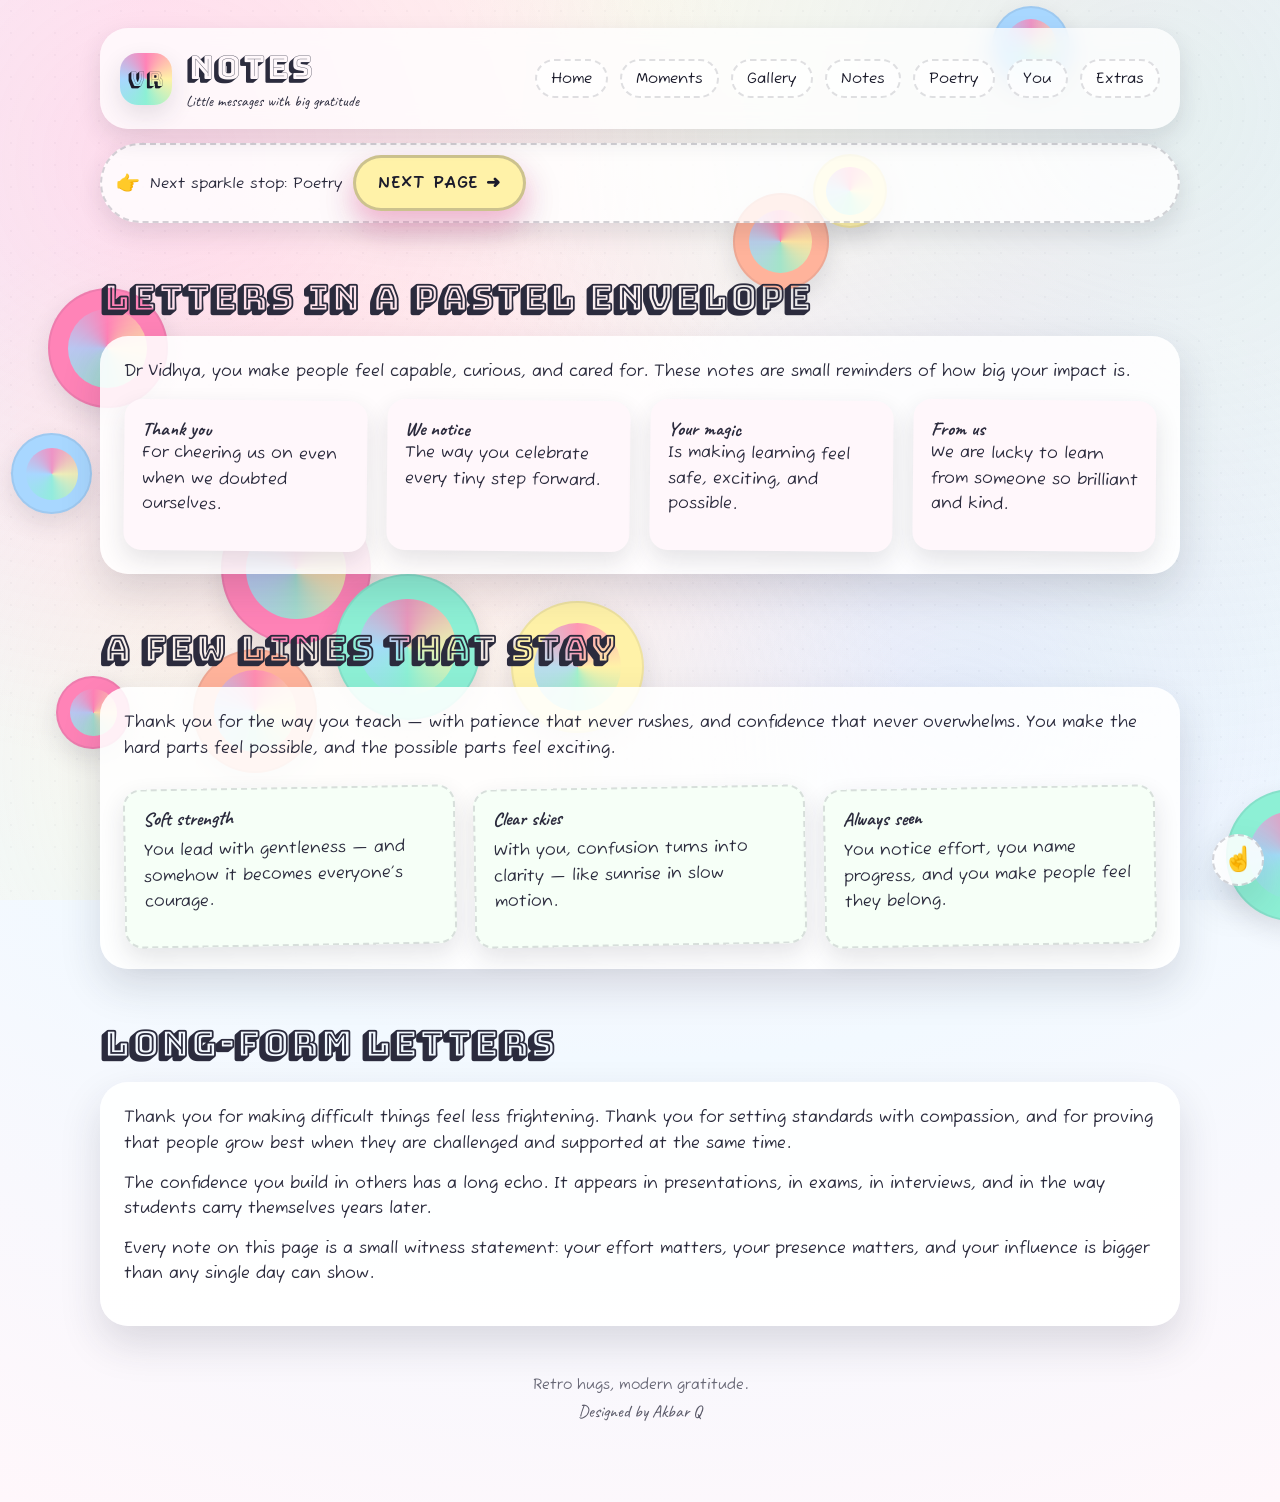
<file: notes.html>
<!doctype html>
<html lang="en">
<head>
  <meta charset="utf-8" />
  <meta name="viewport" content="width=device-width, initial-scale=1" />
  <title>Notes for Dr Vidhya</title>
  <meta name="description" content="A page of heartfelt notes for Dr Vidhya." />
  <meta name="view-transition" content="same-origin" />
  <link rel="preconnect" href="https://fonts.googleapis.com" />
  <link rel="preconnect" href="https://fonts.gstatic.com" crossorigin />
  <link href="https://fonts.googleapis.com/css2?family=Bungee+Shade&family=Caveat:wght@500;700&family=Fuzzy+Bubbles:wght@400;700&display=swap" rel="stylesheet" />
  <link rel="stylesheet" href="./assets/css/style.css" />
</head>
<body>
  <div class="floating-stickers" aria-hidden="true"></div>
  <div class="page">
    <header>
      <div class="brand">
        <div class="brand-badge">VR</div>
        <div>
          <h1>Notes</h1>
          <p>Little messages with big gratitude</p>
        </div>
      </div>
      <nav>
        <a href="./index.html">Home</a>
        <a href="./moments.html">Moments</a>
        <a href="./gallery.html">Gallery</a>
        <a href="./notes.html">Notes</a>
        <a href="./poetry.html">Poetry</a>
        <a href="./you.html">You</a>
        <a href="./extras.html">Extras</a>
      </nav>
    </header>

    <section class="section">
      <h2>Letters in a pastel envelope</h2>
      <div class="panel">
        <p>
          Dr Vidhya, you make people feel capable, curious, and cared for. These
          notes are small reminders of how big your impact is.
        </p>
        <div class="note-grid">
          <div class="note">
            <strong>Thank you</strong>
            <p>For cheering us on even when we doubted ourselves.</p>
          </div>
          <div class="note">
            <strong>We notice</strong>
            <p>The way you celebrate every tiny step forward.</p>
          </div>
          <div class="note">
            <strong>Your magic</strong>
            <p>Is making learning feel safe, exciting, and possible.</p>
          </div>
          <div class="note">
            <strong>From us</strong>
            <p>We are lucky to learn from someone so brilliant and kind.</p>
          </div>
        </div>
      </div>
    </section>

    <section class="section">
      <h2>A few lines that stay</h2>
      <div class="panel">
        <p>
          Thank you for the way you teach — with patience that never rushes, and confidence
          that never overwhelms. You make the hard parts feel possible, and the possible parts
          feel exciting.
        </p>
        <div class="sticker-board">
          <div class="sticker">
            <h3>Soft strength</h3>
            <p>You lead with gentleness — and somehow it becomes everyone’s courage.</p>
          </div>
          <div class="sticker">
            <h3>Clear skies</h3>
            <p>With you, confusion turns into clarity — like sunrise in slow motion.</p>
          </div>
          <div class="sticker">
            <h3>Always seen</h3>
            <p>You notice effort, you name progress, and you make people feel they belong.</p>
          </div>
        </div>
      </div>
    </section>

    <section class="section">
      <h2>Long-form letters</h2>
      <div class="panel">
        <p>
          Thank you for making difficult things feel less frightening. Thank you for setting
          standards with compassion, and for proving that people grow best when they are challenged
          and supported at the same time.
        </p>
        <p>
          The confidence you build in others has a long echo. It appears in presentations, in
          exams, in interviews, and in the way students carry themselves years later.
        </p>
        <p>
          Every note on this page is a small witness statement: your effort matters, your presence
          matters, and your influence is bigger than any single day can show.
        </p>
      </div>
    </section>

    <div class="footer">Retro hugs, modern gratitude.<br><span class="footer-brand">Designed by Akbar Q</span></div>
  </div>
  <script src="./assets/js/app.js"></script>
</body>
</html>
</file>
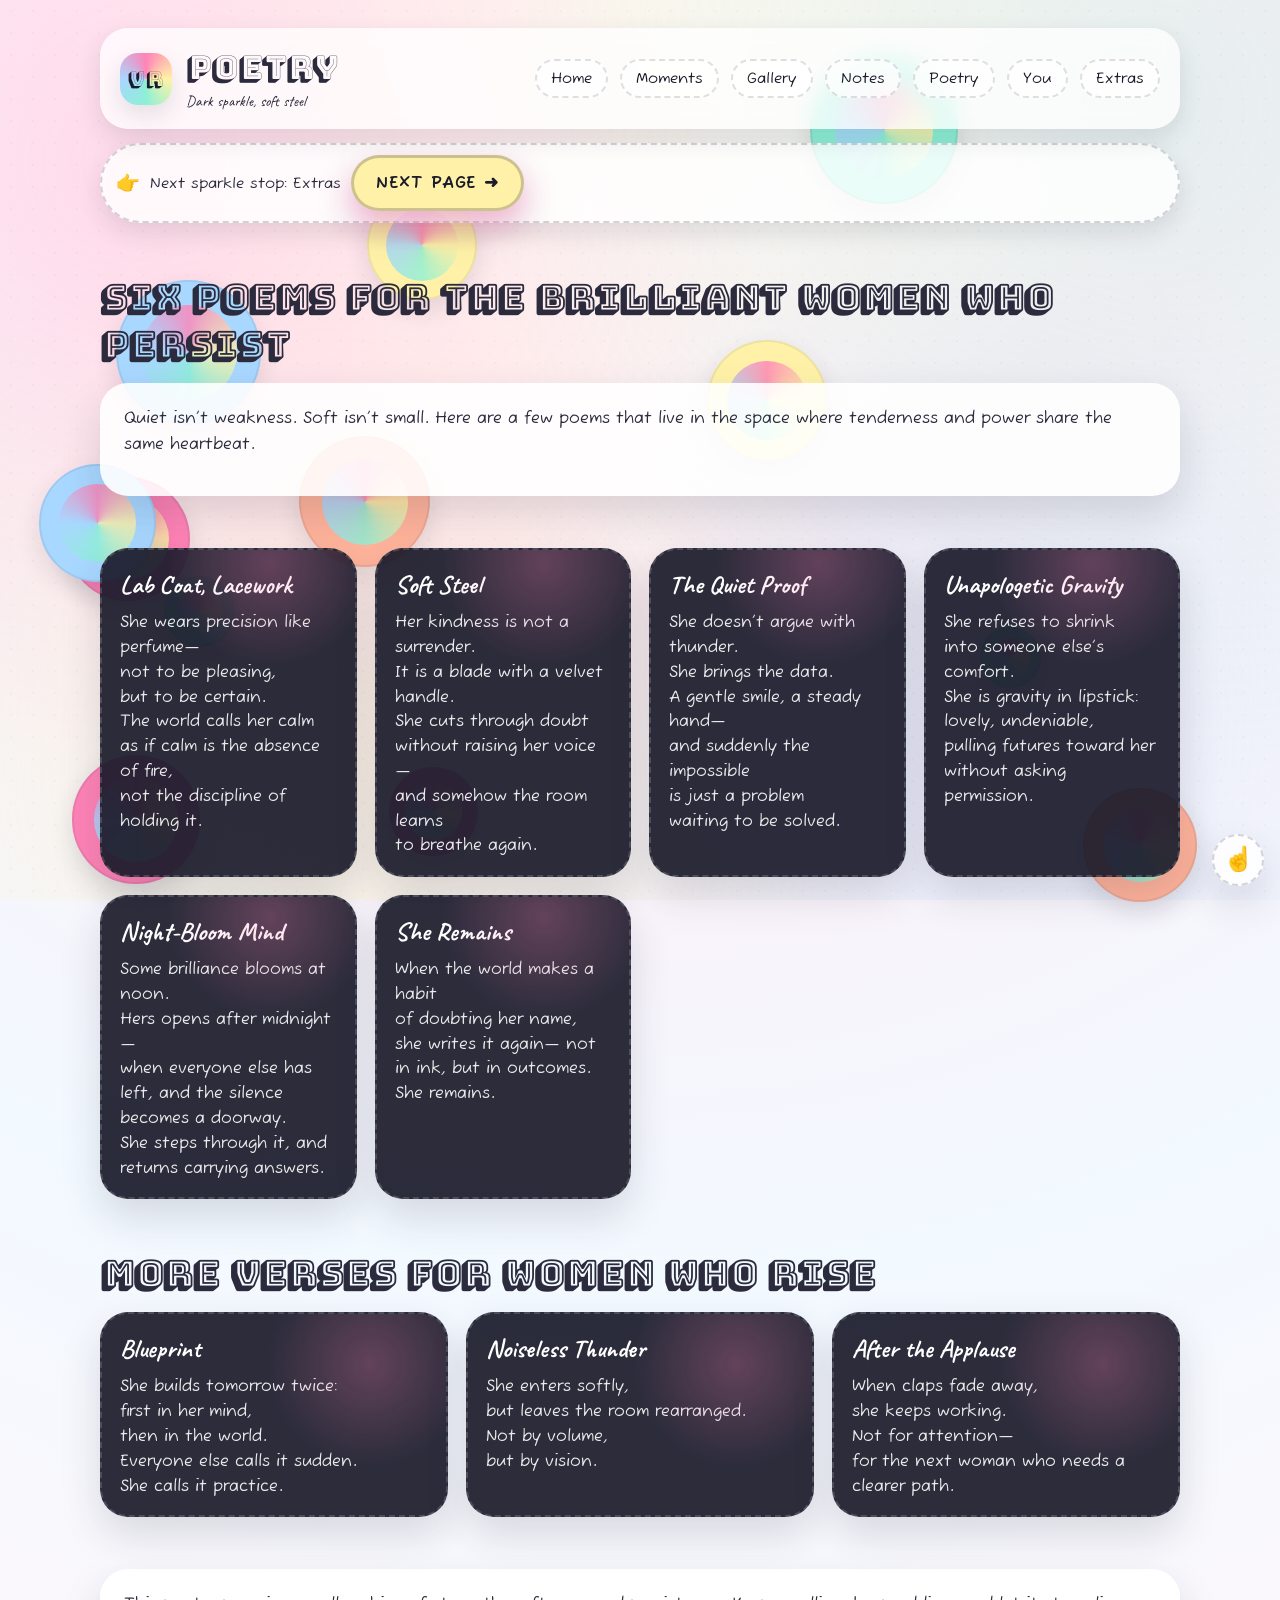
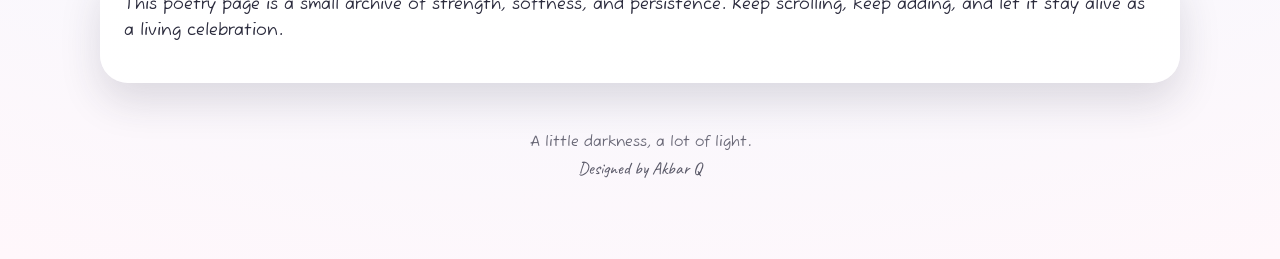
<file: poetry.html>
<!doctype html>
<html lang="en">
<head>
  <meta charset="utf-8" />
  <meta name="viewport" content="width=device-width, initial-scale=1" />
  <title>Poetry for Dr Vidhya</title>
  <meta name="description" content="A small collection of dark, womanly poetry." />
  <meta name="view-transition" content="same-origin" />
  <link rel="preconnect" href="https://fonts.googleapis.com" />
  <link rel="preconnect" href="https://fonts.gstatic.com" crossorigin />
  <link href="https://fonts.googleapis.com/css2?family=Bungee+Shade&family=Caveat:wght@500;700&family=Fuzzy+Bubbles:wght@400;700&display=swap" rel="stylesheet" />
  <link rel="stylesheet" href="./assets/css/style.css" />
</head>
<body>
  <div class="floating-stickers" aria-hidden="true"></div>
  <div class="page">
    <header>
      <div class="brand">
        <div class="brand-badge">VR</div>
        <div>
          <h1>Poetry</h1>
          <p>Dark sparkle, soft steel</p>
        </div>
      </div>
      <nav>
        <a href="./index.html">Home</a>
        <a href="./moments.html">Moments</a>
        <a href="./gallery.html">Gallery</a>
        <a href="./notes.html">Notes</a>
        <a href="./poetry.html">Poetry</a>
        <a href="./you.html">You</a>
        <a href="./extras.html">Extras</a>
      </nav>
    </header>

    <section class="section">
      <h2>Six poems for the brilliant women who persist</h2>
      <div class="panel">
        <p>
          Quiet isn’t weakness. Soft isn’t small. Here are a few poems that live in the
          space where tenderness and power share the same heartbeat.
        </p>
      </div>
    </section>

    <section class="section">
      <div class="poem-grid">
        <article class="poem" data-reveal>
          <h3>Lab Coat, Lacework</h3>
          <p>
            She wears precision like perfume—<br>
            not to be pleasing,<br>
            but to be certain.<br>
            The world calls her calm<br>
            as if calm is the absence of fire,<br>
            not the discipline of holding it.
          </p>
        </article>

        <article class="poem" data-reveal>
          <h3>Soft Steel</h3>
          <p>
            Her kindness is not a surrender.<br>
            It is a blade with a velvet handle.<br>
            She cuts through doubt<br>
            without raising her voice—<br>
            and somehow the room learns<br>
            to breathe again.
          </p>
        </article>

        <article class="poem" data-reveal>
          <h3>The Quiet Proof</h3>
          <p>
            She doesn’t argue with thunder.<br>
            She brings the data.<br>
            A gentle smile, a steady hand—<br>
            and suddenly the impossible<br>
            is just a problem<br>
            waiting to be solved.
          </p>
        </article>

        <article class="poem" data-reveal>
          <h3>Unapologetic Gravity</h3>
          <p>
            She refuses to shrink<br>
            into someone else’s comfort.<br>
            She is gravity in lipstick:<br>
            lovely, undeniable,<br>
            pulling futures toward her
            without asking permission.
          </p>
        </article>

        <article class="poem" data-reveal>
          <h3>Night-Bloom Mind</h3>
          <p>
            Some brilliance blooms at noon.<br>
            Hers opens after midnight—<br>
            when everyone else has left,
            and the silence becomes a doorway.<br>
            She steps through it,
            and returns carrying answers.
          </p>
        </article>

        <article class="poem" data-reveal>
          <h3>She Remains</h3>
          <p>
            When the world makes a habit<br>
            of doubting her name,<br>
            she writes it again—
            not in ink,
            but in outcomes.<br>
            She remains.
          </p>
        </article>
      </div>
    </section>

    <section class="section">
      <h2>More verses for women who rise</h2>
      <div class="poem-grid">
        <article class="poem" data-reveal>
          <h3>Blueprint</h3>
          <p>
            She builds tomorrow twice:<br>
            first in her mind,<br>
            then in the world.<br>
            Everyone else calls it sudden.<br>
            She calls it practice.
          </p>
        </article>
        <article class="poem" data-reveal>
          <h3>Noiseless Thunder</h3>
          <p>
            She enters softly,<br>
            but leaves the room rearranged.<br>
            Not by volume,<br>
            but by vision.
          </p>
        </article>
        <article class="poem" data-reveal>
          <h3>After the Applause</h3>
          <p>
            When claps fade away,<br>
            she keeps working.<br>
            Not for attention—<br>
            for the next woman
            who needs a clearer path.
          </p>
        </article>
      </div>
    </section>

    <section class="section">
      <div class="panel">
        <p>
          This poetry page is a small archive of strength, softness, and persistence. Keep
          scrolling, keep adding, and let it stay alive as a living celebration.
        </p>
      </div>
    </section>

    <div class="footer">A little darkness, a lot of light.<br><span class="footer-brand">Designed by Akbar Q</span></div>
  </div>
  <script src="./assets/js/app.js"></script>
</body>
</html>
</file>
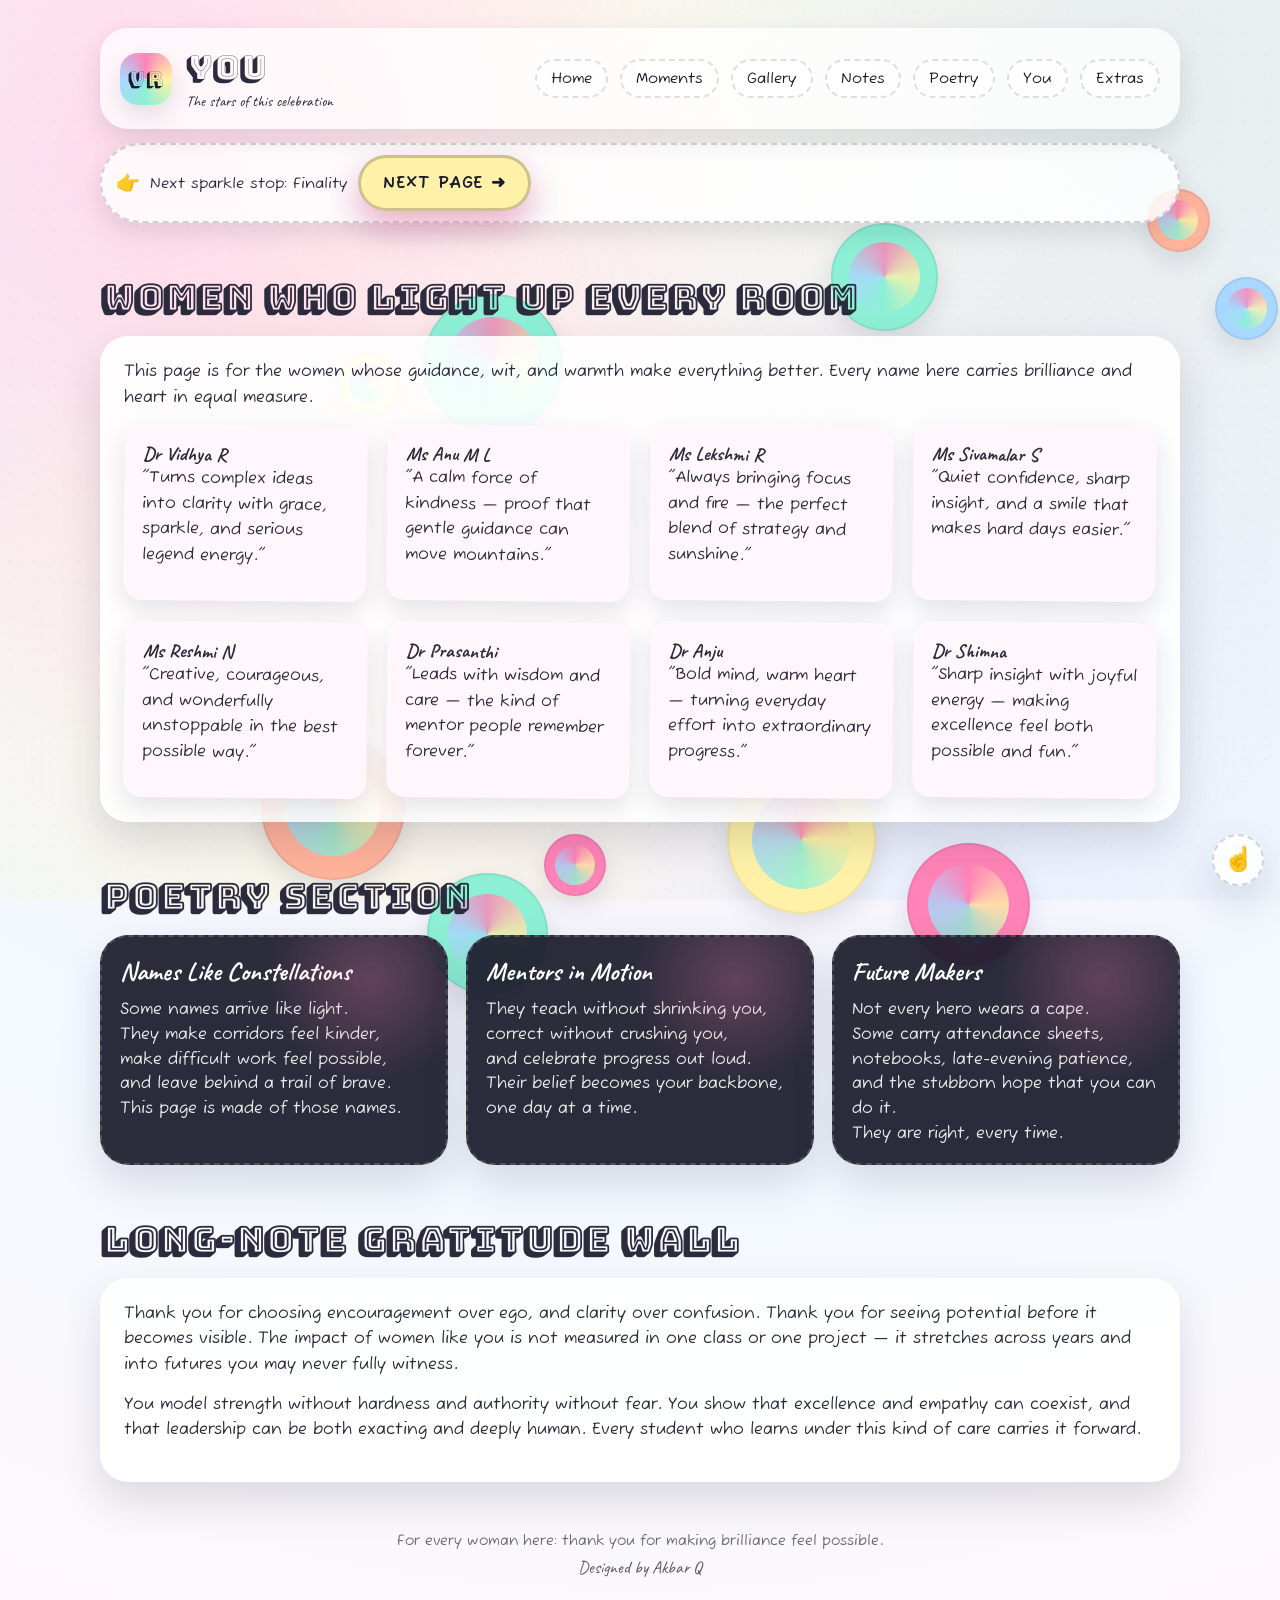
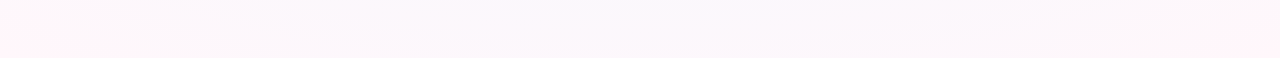
<file: you.html>
<!doctype html>
<html lang="en">
<head>
  <meta charset="utf-8" />
  <meta name="viewport" content="width=device-width, initial-scale=1" />
  <title>You • Celebrations</title>
  <meta name="description" content="A dedicated page celebrating the amazing women and mentors in your circle." />
  <meta name="view-transition" content="same-origin" />
  <link rel="preconnect" href="https://fonts.googleapis.com" />
  <link rel="preconnect" href="https://fonts.gstatic.com" crossorigin />
  <link href="https://fonts.googleapis.com/css2?family=Bungee+Shade&family=Caveat:wght@500;700&family=Fuzzy+Bubbles:wght@400;700&display=swap" rel="stylesheet" />
  <link rel="stylesheet" href="./assets/css/style.css" />
</head>
<body>
  <div class="floating-stickers" aria-hidden="true"></div>
  <div class="page">
    <header>
      <div class="brand">
        <div class="brand-badge">VR</div>
        <div>
          <h1>You</h1>
          <p>The stars of this celebration</p>
        </div>
      </div>
      <nav>
        <a href="./index.html">Home</a>
        <a href="./moments.html">Moments</a>
        <a href="./gallery.html">Gallery</a>
        <a href="./notes.html">Notes</a>
        <a href="./poetry.html">Poetry</a>
        <a href="./you.html">You</a>
        <a href="./extras.html">Extras</a>
      </nav>
    </header>

    <section class="section">
      <h2>Women who light up every room</h2>
      <div class="panel">
        <p>
          This page is for the women whose guidance, wit, and warmth make everything better.
          Every name here carries brilliance and heart in equal measure.
        </p>
        <div class="note-grid">
          <article class="note" data-reveal>
            <strong>Dr Vidhya R</strong>
            <p>"Turns complex ideas into clarity with grace, sparkle, and serious legend energy."</p>
          </article>
          <article class="note" data-reveal>
            <strong>Ms Anu M L</strong>
            <p>"A calm force of kindness — proof that gentle guidance can move mountains."</p>
          </article>
          <article class="note" data-reveal>
            <strong>Ms Lekshmi R</strong>
            <p>"Always bringing focus and fire — the perfect blend of strategy and sunshine."</p>
          </article>
          <article class="note" data-reveal>
            <strong>Ms Sivamalar S</strong>
            <p>"Quiet confidence, sharp insight, and a smile that makes hard days easier."</p>
          </article>
          <article class="note" data-reveal>
            <strong>Ms Reshmi N</strong>
            <p>"Creative, courageous, and wonderfully unstoppable in the best possible way."</p>
          </article>
          <article class="note" data-reveal>
            <strong>Dr Prasanthi</strong>
            <p>"Leads with wisdom and care — the kind of mentor people remember forever."</p>
          </article>
          <article class="note" data-reveal>
            <strong>Dr Anju</strong>
            <p>"Bold mind, warm heart — turning everyday effort into extraordinary progress."</p>
          </article>
          <article class="note" data-reveal>
            <strong>Dr Shimna</strong>
            <p>"Sharp insight with joyful energy — making excellence feel both possible and fun."</p>
          </article>
        </div>
      </div>
    </section>

    <section class="section">
      <h2>Poetry section</h2>
      <div class="poem-grid">
        <article class="poem" data-reveal>
          <h3>Names Like Constellations</h3>
          <p>
            Some names arrive like light.<br>
            They make corridors feel kinder,<br>
            make difficult work feel possible,<br>
            and leave behind a trail of brave.<br>
            This page is made of those names.
          </p>
        </article>
        <article class="poem" data-reveal>
          <h3>Mentors in Motion</h3>
          <p>
            They teach without shrinking you,<br>
            correct without crushing you,<br>
            and celebrate progress out loud.<br>
            Their belief becomes your backbone,
            one day at a time.
          </p>
        </article>
        <article class="poem" data-reveal>
          <h3>Future Makers</h3>
          <p>
            Not every hero wears a cape.<br>
            Some carry attendance sheets,<br>
            notebooks, late-evening patience,<br>
            and the stubborn hope that you can do it.<br>
            They are right, every time.
          </p>
        </article>
      </div>
    </section>

    <section class="section">
      <h2>Long-note gratitude wall</h2>
      <div class="panel">
        <p>
          Thank you for choosing encouragement over ego, and clarity over confusion. Thank you
          for seeing potential before it becomes visible. The impact of women like you is not
          measured in one class or one project — it stretches across years and into futures you
          may never fully witness.
        </p>
        <p>
          You model strength without hardness and authority without fear. You show that excellence
          and empathy can coexist, and that leadership can be both exacting and deeply human.
          Every student who learns under this kind of care carries it forward.
        </p>
      </div>
    </section>

    <div class="footer">For every woman here: thank you for making brilliance feel possible.<br><span class="footer-brand">Designed by Akbar Q</span></div>
  </div>

  <script src="./assets/js/app.js"></script>
</body>
</html>
</file>
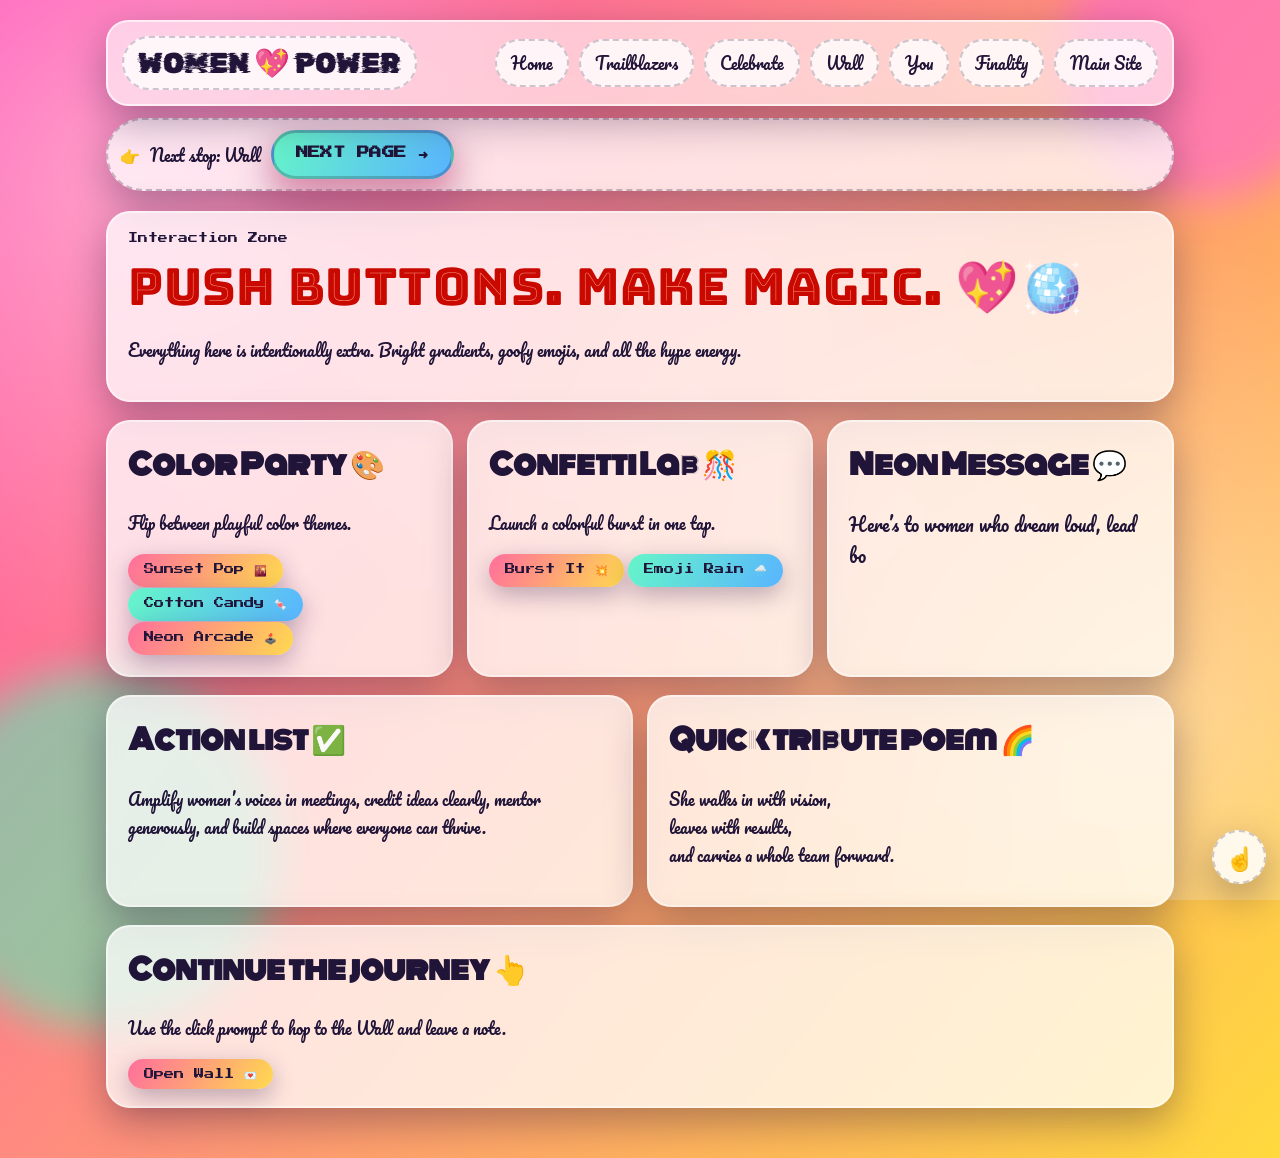
<file: womens-day/celebrate.html>
<!doctype html>
<html lang="en">
<head>
  <meta charset="utf-8" />
  <meta name="viewport" content="width=device-width, initial-scale=1" />
  <title>Women’s Day Celebrate Mode 🎉</title>
  <meta name="description" content="Interactive retro controls to celebrate Women’s Day with color and movement." />
  <link rel="preconnect" href="https://fonts.googleapis.com" />
  <link rel="preconnect" href="https://fonts.gstatic.com" crossorigin />
  <link href="https://fonts.googleapis.com/css2?family=Bungee+Tint&family=Monoton&family=Pacifico&family=Press+Start+2P&family=Rubik+Glitch&display=swap" rel="stylesheet" />
  <link rel="stylesheet" href="./style.css" />
</head>
<body data-page="celebrate">
  <div class="emoji-rain" aria-hidden="true"></div>
  <div class="orb orb-a" aria-hidden="true"></div>
  <div class="orb orb-b" aria-hidden="true"></div>

  <div class="wrap">
    <header class="topbar">
      <a class="logo" href="./index.html">WOMEN 💖 POWER</a>
      <nav>
        <a href="./index.html">Home</a>
        <a href="./trailblazers.html">Trailblazers</a>
        <a href="./celebrate.html" aria-current="page">Celebrate</a>
        <a href="./wall.html">Wall</a>
        <a href="../you.html">You</a>
        <a href="../finality-aq.html">Finality</a>
        <a href="../index.html">Main Site</a>
      </nav>
    </header>

    <main>
      <section class="hero card pop-in">
        <p class="eyebrow">Interaction Zone</p>
        <h1>Push Buttons. Make Magic. 💖🪩</h1>
        <p>Everything here is intentionally extra. Bright gradients, goofy emojis, and all the hype energy.</p>
      </section>

      <section class="control-grid">
        <article class="card tilt">
          <h2>Color Party 🎨</h2>
          <p>Flip between playful color themes.</p>
          <button class="btn" type="button" data-theme="sunset">Sunset Pop 🌇</button>
          <button class="btn alt" type="button" data-theme="cotton">Cotton Candy 🍬</button>
          <button class="btn" type="button" data-theme="neon">Neon Arcade 🕹️</button>
        </article>

        <article class="card tilt">
          <h2>Confetti Lab 🎊</h2>
          <p>Launch a colorful burst in one tap.</p>
          <button class="btn" type="button" data-burst>Burst It 💥</button>
          <button class="btn alt" type="button" data-rain>Emoji Rain 🌧️</button>
        </article>

        <article class="card tilt">
          <h2>Neon Message 💬</h2>
          <p class="typing" data-typing="Here’s to women who dream loud, lead boldly, and make space for others to rise."></p>
        </article>
      </section>

      <section class="grid-two">
        <article class="card tilt">
          <h2>Action list ✅</h2>
          <p>
            Amplify women’s voices in meetings, credit ideas clearly, mentor generously, and build
            spaces where everyone can thrive.
          </p>
        </article>
        <article class="card tilt">
          <h2>Quick tribute poem 🌈</h2>
          <p>
            She walks in with vision,<br>
            leaves with results,<br>
            and carries a whole team forward.
          </p>
        </article>
      </section>

      <section class="control-grid">
        <article class="card tilt">
          <h2>Continue the journey 👆</h2>
          <p>Use the click prompt to hop to the Wall and leave a note.</p>
          <a class="btn" href="./wall.html">Open Wall 💌</a>
        </article>
      </section>
    </main>
  </div>

  <script src="./app.js"></script>
</body>
</html>
</file>
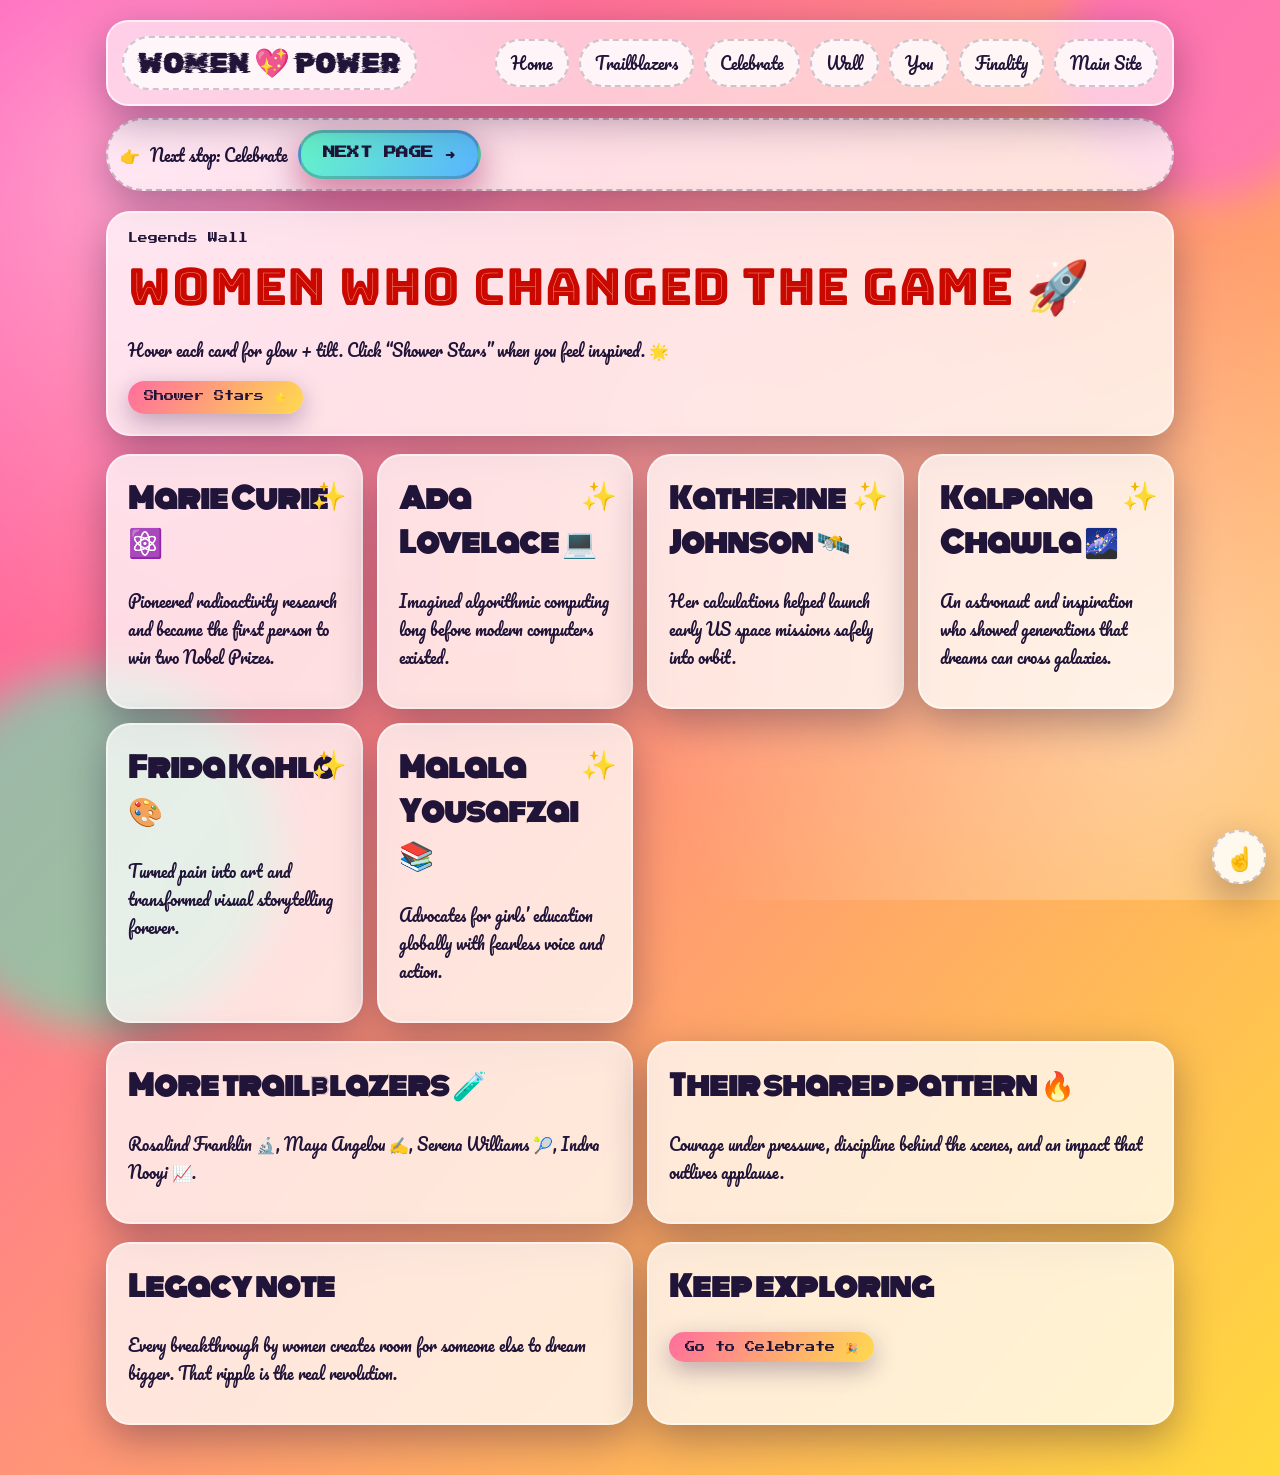
<file: womens-day/trailblazers.html>
<!doctype html>
<html lang="en">
<head>
  <meta charset="utf-8" />
  <meta name="viewport" content="width=device-width, initial-scale=1" />
  <title>Women’s Day Trailblazers 👑</title>
  <meta name="description" content="A retro animated tribute to iconic women trailblazers." />
  <link rel="preconnect" href="https://fonts.googleapis.com" />
  <link rel="preconnect" href="https://fonts.gstatic.com" crossorigin />
  <link href="https://fonts.googleapis.com/css2?family=Bungee+Tint&family=Monoton&family=Pacifico&family=Press+Start+2P&family=Rubik+Glitch&display=swap" rel="stylesheet" />
  <link rel="stylesheet" href="./style.css" />
</head>
<body data-page="trailblazers">
  <div class="emoji-rain" aria-hidden="true"></div>
  <div class="orb orb-a" aria-hidden="true"></div>
  <div class="orb orb-b" aria-hidden="true"></div>

  <div class="wrap">
    <header class="topbar">
      <a class="logo" href="./index.html">WOMEN 💖 POWER</a>
      <nav>
        <a href="./index.html">Home</a>
        <a href="./trailblazers.html" aria-current="page">Trailblazers</a>
        <a href="./celebrate.html">Celebrate</a>
        <a href="./wall.html">Wall</a>
        <a href="../you.html">You</a>
        <a href="../finality-aq.html">Finality</a>
        <a href="../index.html">Main Site</a>
      </nav>
    </header>

    <main>
      <section class="hero card pop-in">
        <p class="eyebrow">Legends Wall</p>
        <h1>Women Who Changed the Game 🚀</h1>
        <p>Hover each card for glow + tilt. Click “Shower Stars” when you feel inspired. 🌟</p>
        <button class="btn" type="button" data-burst>Shower Stars ⭐</button>
      </section>

      <section class="icon-grid">
        <article class="card tilt icon-card">
          <h2>Marie Curie ⚛️</h2>
          <p>Pioneered radioactivity research and became the first person to win two Nobel Prizes.</p>
        </article>
        <article class="card tilt icon-card">
          <h2>Ada Lovelace 💻</h2>
          <p>Imagined algorithmic computing long before modern computers existed.</p>
        </article>
        <article class="card tilt icon-card">
          <h2>Katherine Johnson 🛰️</h2>
          <p>Her calculations helped launch early US space missions safely into orbit.</p>
        </article>
        <article class="card tilt icon-card">
          <h2>Kalpana Chawla 🌌</h2>
          <p>An astronaut and inspiration who showed generations that dreams can cross galaxies.</p>
        </article>
        <article class="card tilt icon-card">
          <h2>Frida Kahlo 🎨</h2>
          <p>Turned pain into art and transformed visual storytelling forever.</p>
        </article>
        <article class="card tilt icon-card">
          <h2>Malala Yousafzai 📚</h2>
          <p>Advocates for girls’ education globally with fearless voice and action.</p>
        </article>
      </section>

      <section class="control-grid">
        <article class="card tilt">
          <h2>More trailblazers 🧪</h2>
          <p>Rosalind Franklin 🔬, Maya Angelou ✍️, Serena Williams 🎾, Indra Nooyi 📈.</p>
        </article>
        <article class="card tilt">
          <h2>Their shared pattern 🔥</h2>
          <p>
            Courage under pressure, discipline behind the scenes, and an impact that outlives applause.
          </p>
        </article>
      </section>

      <section class="grid-two">
        <article class="card tilt">
          <h2>Legacy note</h2>
          <p>
            Every breakthrough by women creates room for someone else to dream bigger. That ripple is
            the real revolution.
          </p>
        </article>
        <article class="card tilt">
          <h2>Keep exploring</h2>
          <a class="btn" href="./celebrate.html">Go to Celebrate 🎉</a>
        </article>
      </section>
    </main>
  </div>

  <script src="./app.js"></script>
</body>
</html>
</file>
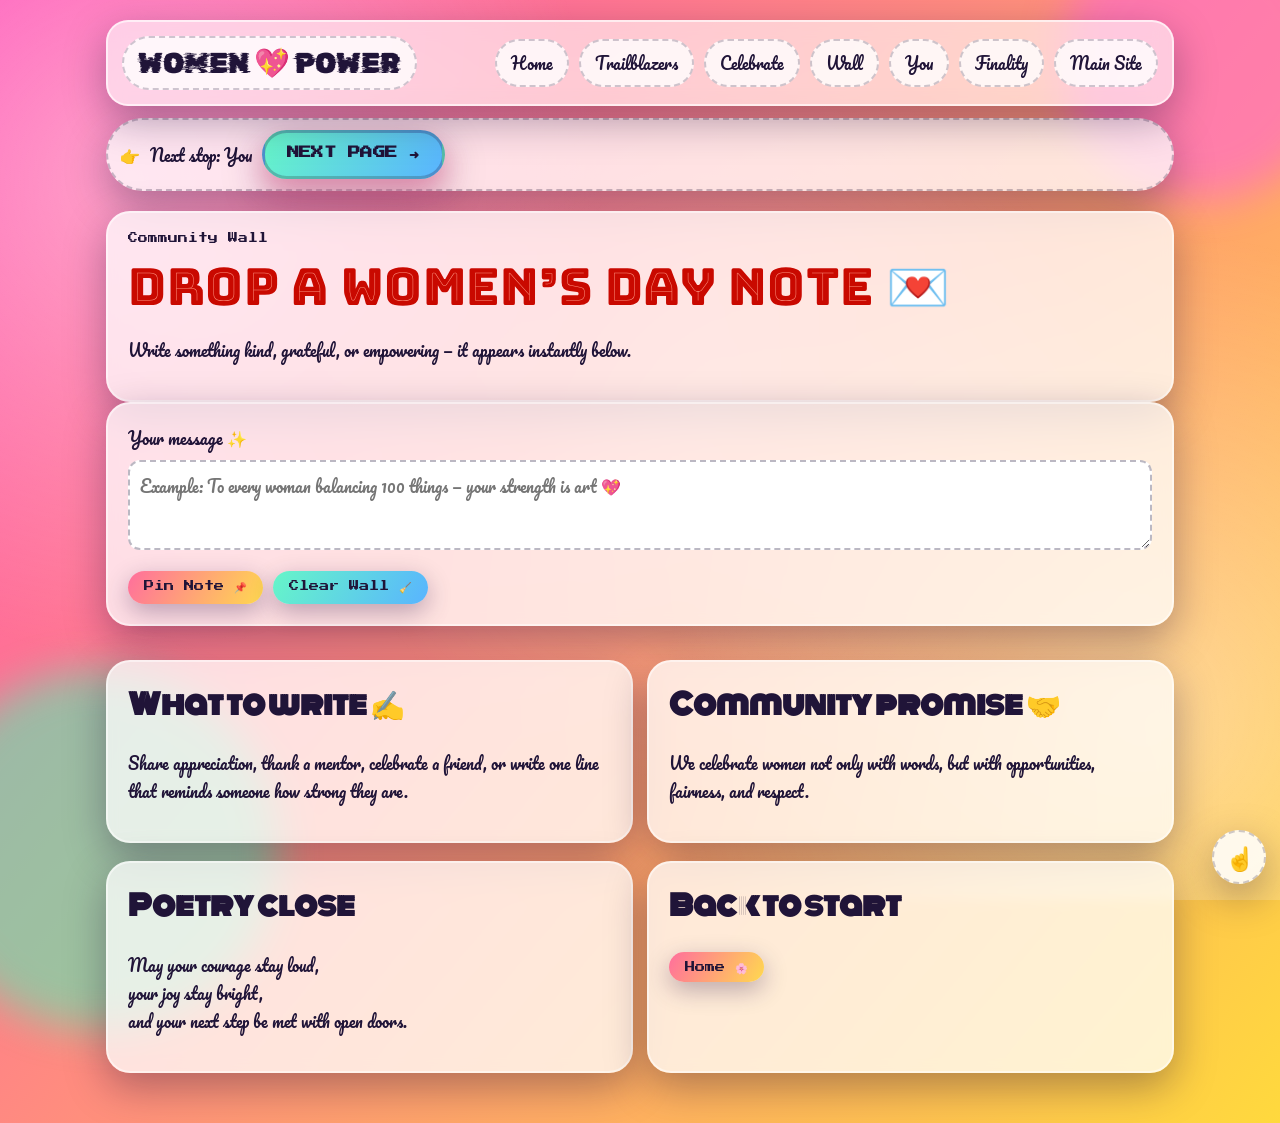
<file: womens-day/wall.html>
<!doctype html>
<html lang="en">
<head>
  <meta charset="utf-8" />
  <meta name="viewport" content="width=device-width, initial-scale=1" />
  <title>Women’s Day Love Wall 💌</title>
  <meta name="description" content="Leave colorful Women’s Day notes on a glowing retro wall." />
  <link rel="preconnect" href="https://fonts.googleapis.com" />
  <link rel="preconnect" href="https://fonts.gstatic.com" crossorigin />
  <link href="https://fonts.googleapis.com/css2?family=Bungee+Tint&family=Monoton&family=Pacifico&family=Press+Start+2P&family=Rubik+Glitch&display=swap" rel="stylesheet" />
  <link rel="stylesheet" href="./style.css" />
</head>
<body data-page="wall">
  <div class="emoji-rain" aria-hidden="true"></div>
  <div class="orb orb-a" aria-hidden="true"></div>
  <div class="orb orb-b" aria-hidden="true"></div>

  <div class="wrap">
    <header class="topbar">
      <a class="logo" href="./index.html">WOMEN 💖 POWER</a>
      <nav>
        <a href="./index.html">Home</a>
        <a href="./trailblazers.html">Trailblazers</a>
        <a href="./celebrate.html">Celebrate</a>
        <a href="./wall.html" aria-current="page">Wall</a>
        <a href="../you.html">You</a>
        <a href="../finality-aq.html">Finality</a>
        <a href="../index.html">Main Site</a>
      </nav>
    </header>

    <main>
      <section class="hero card pop-in">
        <p class="eyebrow">Community Wall</p>
        <h1>Drop a Women’s Day Note 💌</h1>
        <p>Write something kind, grateful, or empowering — it appears instantly below.</p>
      </section>

      <section class="card wall-form tilt">
        <label for="noteInput">Your message ✨</label>
        <textarea id="noteInput" maxlength="180" placeholder="Example: To every woman balancing 100 things — your strength is art 💖"></textarea>
        <div class="cta-row">
          <button class="btn" type="button" data-save-note>Pin Note 📌</button>
          <button class="btn alt" type="button" data-clear-notes>Clear Wall 🧹</button>
        </div>
      </section>

      <section class="notes-grid" data-notes-grid></section>

      <section class="control-grid">
        <article class="card tilt">
          <h2>What to write ✍️</h2>
          <p>
            Share appreciation, thank a mentor, celebrate a friend, or write one line that reminds
            someone how strong they are.
          </p>
        </article>
        <article class="card tilt">
          <h2>Community promise 🤝</h2>
          <p>
            We celebrate women not only with words, but with opportunities, fairness, and respect.
          </p>
        </article>
      </section>

      <section class="grid-two">
        <article class="card tilt">
          <h2>Poetry close</h2>
          <p>
            May your courage stay loud,<br>
            your joy stay bright,<br>
            and your next step be met
            with open doors.
          </p>
        </article>
        <article class="card tilt">
          <h2>Back to start</h2>
          <a class="btn" href="./index.html">Home 🌸</a>
        </article>
      </section>
    </main>
  </div>

  <script src="./app.js"></script>
</body>
</html>
</file>
<file: assets/css/style.css>
:root {
  --pink: #ff83b7;
  --peach: #ffb39b;
  --mint: #8df0d5;
  --lemon: #fff2a8;
  --sky: #a8d7ff;
  --ink: #2b2b3d;
  --deep-ink: #1b1b2b;
  --paper: #fff7fb;
  --paper-2: #f6fff7;
  --shadow: 0 18px 40px rgba(43, 43, 61, 0.15);
  --shadow-soft: 0 10px 24px rgba(43, 43, 61, 0.12);
  --radius-lg: 28px;
  --radius-md: 18px;
  --radius-sm: 12px;
  --max-width: 1120px;
}

* {
  box-sizing: border-box;
}

body {
  margin: 0;
  font-family: "Fuzzy Bubbles", "Trebuchet MS", sans-serif;
  color: var(--ink);
  background: radial-gradient(circle at top, #fffaf0, #ffeef7 30%, #f2f9ff 65%, #fff7fb 100%);
  min-height: 100vh;
  position: relative;
  overflow-x: hidden;
}

/* Cross-document view transitions (supported browsers) */
::view-transition-old(root),
::view-transition-new(root) {
  animation-duration: 260ms;
}

::view-transition-old(root) {
  animation-name: vt-fade-out;
}

::view-transition-new(root) {
  animation-name: vt-fade-in;
}

@keyframes vt-fade-out {
  from { opacity: 1; }
  to { opacity: 0; }
}

@keyframes vt-fade-in {
  from { opacity: 0; }
  to { opacity: 1; }
}

body::before {
  content: "";
  position: fixed;
  inset: 0;
  background:
    radial-gradient(circle at 12% 18%, rgba(255, 131, 183, 0.18), transparent 45%),
    radial-gradient(circle at 90% 12%, rgba(141, 240, 213, 0.22), transparent 50%),
    radial-gradient(circle at 25% 85%, rgba(255, 242, 168, 0.25), transparent 48%),
    radial-gradient(circle at 75% 80%, rgba(168, 215, 255, 0.22), transparent 40%);
  z-index: -2;
}

body::after {
  content: "";
  position: fixed;
  inset: 0;
  background-image:
    radial-gradient(rgba(43, 43, 61, 0.08) 1px, transparent 1px);
  background-size: 22px 22px;
  opacity: 0.35;
  z-index: -1;
}

.page {
  width: min(100%, var(--max-width));
  margin: 0 auto;
  padding: 28px 20px 80px;
}

.page {
  opacity: 0;
  transform: translateY(10px);
  transition: opacity 280ms ease, transform 280ms ease;
}

body.is-enter .page {
  opacity: 1;
  transform: translateY(0);
}

body.is-leaving .page {
  opacity: 0;
  transform: translateY(-8px);
}

header {
  display: flex;
  align-items: center;
  justify-content: space-between;
  gap: 16px;
  padding: 18px 20px;
  background: rgba(255, 255, 255, 0.75);
  border-radius: var(--radius-lg);
  box-shadow: var(--shadow-soft);
  position: sticky;
  top: 18px;
  z-index: 5;
  backdrop-filter: blur(10px);
}

header {
  animation: header-pop 560ms cubic-bezier(0.2, 0.9, 0.25, 1) both;
}

@keyframes header-pop {
  from { transform: translateY(-10px); opacity: 0; }
  to { transform: translateY(0); opacity: 1; }
}

.brand {
  display: flex;
  align-items: center;
  gap: 14px;
}

.brand-badge {
  width: 52px;
  height: 52px;
  border-radius: 18px;
  background: conic-gradient(from 0deg, var(--pink), var(--lemon), var(--mint), var(--sky), var(--pink));
  display: grid;
  place-items: center;
  font-family: "Bungee Shade", sans-serif;
  color: var(--deep-ink);
  font-size: 20px;
  letter-spacing: 1px;
  box-shadow: var(--shadow-soft);
}

.brand h1 {
  margin: 0;
  font-size: clamp(1.3rem, 1.4vw + 1rem, 2rem);
  font-family: "Bungee Shade", sans-serif;
  font-weight: 400;
}

.brand p {
  margin: 2px 0 0;
  font-size: 0.95rem;
  font-family: "Caveat", "Fuzzy Bubbles", cursive;
}

nav {
  display: flex;
  flex-wrap: wrap;
  gap: 12px;
  font-size: 0.95rem;
}

nav a {
  text-decoration: none;
  color: var(--deep-ink);
  background: rgba(255, 255, 255, 0.7);
  padding: 8px 14px;
  border-radius: 999px;
  border: 2px dashed rgba(43, 43, 61, 0.15);
  transition: transform 0.2s ease, box-shadow 0.2s ease;
}

nav a:hover,
nav a:focus-visible {
  transform: translateY(-2px) rotate(-1deg);
  box-shadow: var(--shadow-soft);
}

.hero {
  margin-top: 40px;
  display: grid;
  grid-template-columns: repeat(auto-fit, minmax(260px, 1fr));
  gap: 24px;
  align-items: center;
}

.hero-card {
  background: var(--paper);
  border-radius: var(--radius-lg);
  padding: 26px;
  box-shadow: var(--shadow);
  position: relative;
  overflow: hidden;
}

.hero-card::before {
  content: "";
  position: absolute;
  inset: -40%;
  background:
    radial-gradient(circle at 18% 22%, rgba(255, 131, 183, 0.25), transparent 55%),
    radial-gradient(circle at 75% 35%, rgba(141, 240, 213, 0.22), transparent 60%),
    radial-gradient(circle at 40% 78%, rgba(255, 242, 168, 0.22), transparent 62%);
  opacity: 0.9;
  filter: blur(0px);
  animation: glitter-drift 8.5s ease-in-out infinite;
  pointer-events: none;
}

@keyframes glitter-drift {
  0%, 100% { transform: translate3d(0,0,0) rotate(0deg); }
  50% { transform: translate3d(18px,-10px,0) rotate(6deg); }
}

.hero-card::after {
  content: "";
  position: absolute;
  inset: -40% 40% auto auto;
  width: 220px;
  height: 220px;
  background: radial-gradient(circle, rgba(255, 131, 183, 0.45), transparent 70%);
  transform: rotate(12deg);
}

.hero-title {
  font-size: clamp(2rem, 2.2vw + 1.6rem, 3.2rem);
  margin: 0 0 12px;
  font-family: "Bungee Shade", sans-serif;
}

.hero-subtitle {
  margin: 0 0 18px;
  font-size: 1.05rem;
  line-height: 1.5;
}

button,
.button {
  font-family: "Fuzzy Bubbles", sans-serif;
  border: none;
  cursor: pointer;
  padding: 10px 18px;
  border-radius: 999px;
  background: var(--mint);
  color: var(--deep-ink);
  box-shadow: var(--shadow-soft);
  transition: transform 0.2s ease, box-shadow 0.2s ease;
  text-decoration: none;
  display: inline-flex;
  align-items: center;
  gap: 8px;
}

.button.secondary {
  background: var(--lemon);
}

button:hover,
.button:hover,
button:focus-visible,
.button:focus-visible {
  transform: translateY(-2px) scale(1.01);
  box-shadow: var(--shadow);
}

.sticker-board {
  display: grid;
  grid-template-columns: repeat(auto-fit, minmax(180px, 1fr));
  gap: 18px;
  margin-top: 24px;
}

.sticker {
  background: var(--paper-2);
  border-radius: var(--radius-md);
  padding: 16px 18px;
  box-shadow: var(--shadow-soft);
  border: 2px dashed rgba(43, 43, 61, 0.15);
  transform: rotate(-1deg);
}

.sticker {
  transition: transform 0.22s ease, box-shadow 0.22s ease;
}

.sticker:hover {
  transform: translateY(-3px) rotate(0.4deg);
  box-shadow: var(--shadow);
}

.sticker h3 {
  margin: 0 0 8px;
  font-family: "Caveat", cursive;
  font-size: 1.2rem;
}

.badge-line {
  display: inline-flex;
  align-items: center;
  gap: 10px;
  padding: 6px 12px;
  background: rgba(255, 255, 255, 0.85);
  border-radius: 999px;
  border: 2px solid rgba(43, 43, 61, 0.1);
  font-size: 0.92rem;
}

.section {
  margin-top: 52px;
}

.section h2 {
  font-family: "Bungee Shade", sans-serif;
  font-size: clamp(1.6rem, 1.1vw + 1.4rem, 2.2rem);
  margin: 0 0 14px;
}

.section p {
  margin: 0 0 14px;
  line-height: 1.6;
}

.panel {
  background: rgba(255, 255, 255, 0.88);
  border-radius: var(--radius-lg);
  padding: 24px;
  box-shadow: var(--shadow);
}

.panel.tight {
  padding: 16px;
}

.timeline {
  display: grid;
  gap: 20px;
}

.timeline-card {
  background: var(--paper);
  border-radius: var(--radius-md);
  padding: 18px 20px;
  box-shadow: var(--shadow-soft);
  border-left: 6px solid var(--pink);
  opacity: 0;
  transform: translateY(18px);
  transition: opacity 0.6s ease, transform 0.6s ease;
}

.timeline-card.is-visible {
  opacity: 1;
  transform: translateY(0);
}


.ig-feed {
  width: min(100%, 1040px);
  margin: 0 auto;
  display: grid;
  gap: 18px;
}

.ig-card {
  background: rgba(255, 255, 255, 0.92);
  border-radius: var(--radius-lg);
  box-shadow: var(--shadow);
  overflow: hidden;
  border: 2px dashed rgba(43, 43, 61, 0.12);
}

.ig-head {
  padding: 14px 16px;
  display: flex;
  align-items: center;
  justify-content: space-between;
  gap: 12px;
}

.ig-title {
  font-family: "Caveat", cursive;
  font-size: 1.35rem;
  margin: 0;
}

.ig-meta {
  font-size: 0.9rem;
  color: rgba(43, 43, 61, 0.65);
}

.ig-imageWrap {
  background: linear-gradient(135deg, #fff1f5, #f6fff7 60%, #f1fbff);
}

.ig-image {
  width: 100%;
  height: auto;
  max-height: 74vh;
  display: block;
  object-fit: contain;
  cursor: zoom-in;
}

.ig-actions {
  padding: 12px 16px 16px;
  display: flex;
  align-items: center;
  justify-content: space-between;
  gap: 12px;
}

.likeBtn {
  appearance: none;
  border: 2px solid rgba(43, 43, 61, 0.12);
  background: rgba(255, 255, 255, 0.85);
  color: var(--deep-ink);
  padding: 8px 12px;
  border-radius: 999px;
  cursor: pointer;
  font-family: "Fuzzy Bubbles", sans-serif;
  box-shadow: var(--shadow-soft);
  transition: transform 0.2s ease, box-shadow 0.2s ease;
}

.likeBtn:hover,
.likeBtn:focus-visible {
  transform: translateY(-1px);
  box-shadow: var(--shadow);
}

.likeBtn.is-liked {
  background: var(--pink);
}

.likeCount {
  font-family: "Caveat", cursive;
  font-size: 1.25rem;
  color: rgba(43, 43, 61, 0.85);
}

.likeCount b {
  font-family: "Bungee Shade", sans-serif;
  font-weight: 400;
  font-size: 1.1rem;
  margin-right: 6px;
}

.lightbox {
  position: fixed;
  inset: 0;
  background: rgba(27, 27, 43, 0.78);
  display: grid;
  place-items: center;
  padding: 18px;
  z-index: 50;
}

.lightbox[hidden] {
  display: none;
}

.lightbox-card {
  width: min(100%, 980px);
  background: rgba(255, 255, 255, 0.92);
  border-radius: var(--radius-lg);
  box-shadow: var(--shadow);
  overflow: hidden;
}

.lightbox-top {
  display: flex;
  justify-content: space-between;
  align-items: center;
  gap: 12px;
  padding: 12px 14px;
}

.lightbox-title {
  margin: 0;
  font-family: "Caveat", cursive;
  font-size: 1.5rem;
}

.lightbox-close {
  appearance: none;
  border: 2px solid rgba(43, 43, 61, 0.12);
  background: rgba(255, 255, 255, 0.85);
  border-radius: 999px;
  padding: 8px 12px;
  cursor: pointer;
  font-family: "Fuzzy Bubbles", sans-serif;
}

.lightbox-img {
  width: 100%;
  height: auto;
  max-height: 86vh;
  object-fit: contain;
  display: block;
  background: #fff;
}

.photo-figure {
  margin: 0;
  display: grid;
  gap: 10px;
}

.photo-caption {
  font-family: "Caveat", cursive;
  font-size: 1.15rem;
  line-height: 1.1;
  text-align: center;
  color: rgba(43, 43, 61, 0.82);
}

.photo-tile {
  position: relative;
  border-radius: var(--radius-md);
  padding-top: 120%;
  overflow: hidden;
  background: linear-gradient(135deg, #fff1f5, #f6fff7 60%, #f1fbff);
  box-shadow: var(--shadow-soft);
  border: 2px dashed rgba(43, 43, 61, 0.15);
  display: grid;
  place-items: center;
  text-align: center;
  font-size: 0.95rem;
  color: rgba(43, 43, 61, 0.7);
}

.photo-tile::before {
  content: "";
  position: absolute;
  inset: 0;
  background: rgba(255, 255, 255, 0.35);
  mix-blend-mode: soft-light;
  opacity: 0;
  transition: opacity 0.25s ease;
}

.photo-tile:hover::before {
  opacity: 1;
}

.photo-tile.loaded {
  background-size: cover;
  background-position: center;
  color: transparent;
}

.photo-tile .label {
  position: absolute;
  inset: 0;
  display: grid;
  place-items: center;
  padding: 12px;
}

.photo-tile.missing::after {
  content: "Drop a photo here";
  position: absolute;
  bottom: 12px;
  left: 12px;
  font-size: 0.85rem;
  background: rgba(255, 255, 255, 0.8);
  padding: 4px 10px;
  border-radius: 999px;
}

.note-grid {
  display: grid;
  grid-template-columns: repeat(auto-fit, minmax(220px, 1fr));
  gap: 20px;
}

.note {
  background: var(--paper);
  border-radius: var(--radius-md);
  padding: 18px;
  box-shadow: var(--shadow-soft);
  transform: rotate(0.6deg);
}

.note strong {
  font-family: "Caveat", cursive;
  font-size: 1.2rem;
}

.poem-grid {
  display: grid;
  grid-template-columns: repeat(auto-fit, minmax(240px, 1fr));
  gap: 18px;
}

.poem {
  background: rgba(27, 27, 43, 0.92);
  color: rgba(255, 255, 255, 0.92);
  border-radius: var(--radius-lg);
  padding: 18px 18px 16px;
  box-shadow: var(--shadow);
  border: 2px dashed rgba(255, 255, 255, 0.16);
  position: relative;
  overflow: hidden;
}

.poem::before {
  content: "";
  position: absolute;
  inset: -30% -10% auto auto;
  width: 220px;
  height: 220px;
  background: radial-gradient(circle, rgba(255, 131, 183, 0.26), transparent 66%);
  transform: rotate(10deg);
  pointer-events: none;
}

.poem h3 {
  margin: 0 0 10px;
  font-family: "Caveat", cursive;
  font-size: 1.6rem;
  color: #fff;
}

.poem p {
  margin: 0;
  line-height: 1.55;
  color: rgba(255, 255, 255, 0.9);
}

.poem:hover {
  transform: translateY(-3px) rotate(0.15deg);
}

.poem {
  transition: transform 0.22s ease, box-shadow 0.22s ease;
}

/* Women in Science Day popup */
.wisday {
  position: fixed;
  inset: 0;
  display: grid;
  place-items: center;
  padding: 18px;
  background: rgba(27, 27, 43, 0.72);
  z-index: 60;
}

.wisday[hidden] {
  display: none;
}

.wisday-card {
  width: min(100%, 720px);
  border-radius: var(--radius-lg);
  background: rgba(255, 255, 255, 0.92);
  box-shadow: var(--shadow);
  border: 2px dashed rgba(43, 43, 61, 0.14);
  overflow: hidden;
}

.wisday-top {
  padding: 18px 18px 0;
}

.wisday-title {
  margin: 0;
  font-family: "Bungee Shade", sans-serif;
  font-weight: 400;
  font-size: clamp(1.4rem, 1.5vw + 1.1rem, 2.1rem);
}

.wisday-body {
  padding: 10px 18px 18px;
  display: grid;
  gap: 10px;
}

.wisday-body p {
  margin: 0;
  line-height: 1.55;
}

.wisday-actions {
  padding: 0 18px 18px;
  display: flex;
  flex-wrap: wrap;
  gap: 10px;
}

.footer {
  margin-top: 50px;
  text-align: center;
  font-size: 0.9rem;
  color: rgba(43, 43, 61, 0.7);
}

.footer-brand {
  display: inline-block;
  margin-top: 6px;
  font-family: "Caveat", cursive;
  font-size: 1.1rem;
  color: rgba(43, 43, 61, 0.78);
}

.click-prompt {
  margin-top: 14px;
  margin-bottom: 8px;
  display: flex;
  flex-wrap: wrap;
  align-items: center;
  gap: 10px;
  padding: 10px 14px;
  border-radius: 999px;
  background: rgba(255, 255, 255, 0.82);
  border: 2px dashed rgba(43, 43, 61, 0.2);
  box-shadow: var(--shadow-soft);
  position: sticky;
  top: 96px;
  z-index: 4;
}

.click-prompt-finger {
  font-size: 1.2rem;
  animation: finger-nudge 0.9s ease-in-out infinite;
}

.click-prompt-text {
  font-size: 0.95rem;
}

.click-prompt-link {
  padding: 14px 22px;
  font-size: 1.06rem;
  font-weight: 700;
  letter-spacing: 0.03em;
  border: 3px solid rgba(43, 43, 61, 0.24);
  box-shadow: 0 14px 26px rgba(255, 131, 183, 0.45), var(--shadow);
  animation: next-pulse 1s ease-in-out infinite;
}

.click-nudge {
  position: fixed;
  right: 16px;
  bottom: 14px;
  width: 52px;
  height: 52px;
  border-radius: 50%;
  display: grid;
  place-items: center;
  font-size: 1.5rem;
  text-decoration: none;
  background: rgba(255, 255, 255, 0.86);
  border: 2px dashed rgba(43, 43, 61, 0.2);
  box-shadow: var(--shadow);
  z-index: 8;
  animation: finger-bob 1.1s ease-in-out infinite;
}

@keyframes finger-nudge {
  0%, 100% { transform: translateX(0); }
  50% { transform: translateX(4px); }
}

@keyframes finger-bob {
  0%, 100% { transform: translateY(0) rotate(0deg); }
  50% { transform: translateY(-5px) rotate(-8deg); }
}

@keyframes next-pulse {
  0%, 100% { transform: translateY(0) scale(1); }
  50% { transform: translateY(-2px) scale(1.08); }
}

.floating-stickers {
  position: fixed;
  inset: 0;
  pointer-events: none;
  z-index: 0;
}

.sparkle-layer {
  position: fixed;
  inset: 0;
  pointer-events: none;
  z-index: 2;
}

.sparkle {
  position: absolute;
  width: 14px;
  height: 14px;
  opacity: 0;
  transform: translate(-50%, -50%) scale(0.6) rotate(0deg);
  background: conic-gradient(from 0deg, var(--lemon), var(--pink), var(--mint), var(--sky), var(--lemon));
  clip-path: polygon(
    50% 0%,
    62% 28%,
    100% 50%,
    62% 72%,
    50% 100%,
    38% 72%,
    0% 50%,
    38% 28%
  );
  filter: drop-shadow(0 10px 18px rgba(43, 43, 61, 0.16));
  animation: sparkle-pop 900ms ease-out forwards;
}

@keyframes sparkle-pop {
  0% { opacity: 0; transform: translate(-50%, -50%) scale(0.5) rotate(0deg); }
  20% { opacity: 1; }
  100% { opacity: 0; transform: translate(-50%, calc(-50% - 28px)) scale(1.05) rotate(35deg); }
}

.floating-sticker {
  position: absolute;
  border-radius: 50%;
  background: rgba(255, 255, 255, 0.7);
  border: 2px solid rgba(43, 43, 61, 0.08);
  box-shadow: var(--shadow-soft);
  animation: floaty 9s ease-in-out infinite;
}

.floating-sticker::after {
  content: "";
  position: absolute;
  inset: 16%;
  border-radius: 50%;
  background: conic-gradient(from 0deg, var(--pink), var(--lemon), var(--mint), var(--sky), var(--pink));
  opacity: 0.8;
}

.confetti {
  position: fixed;
  inset: 0;
  pointer-events: none;
  overflow: hidden;
  z-index: 20;
}

.confetti-piece {
  position: absolute;
  width: 12px;
  height: 12px;
  border-radius: 4px;
  animation: confetti-fall 1.6s ease-out forwards;
}

@keyframes floaty {
  0%, 100% {
    transform: translateY(0) translateX(0) rotate(0deg);
  }
  50% {
    transform: translateY(-18px) translateX(8px) rotate(4deg);
  }
}

@keyframes confetti-fall {
  0% {
    transform: translateY(-20px) rotate(0deg) scale(1);
    opacity: 1;
  }
  100% {
    transform: translateY(120px) rotate(40deg) scale(0.8);
    opacity: 0;
  }
}

@media (max-width: 720px) {
  header {
    flex-direction: column;
    align-items: flex-start;
  }

  nav {
    width: 100%;
    justify-content: space-between;
  }

  .ig-head {
    flex-direction: column;
    align-items: flex-start;
  }

  .ig-actions {
    flex-direction: column;
    align-items: stretch;
  }

  .likeCount {
    text-align: center;
  }

  .click-prompt {
    top: 74px;
    border-radius: 16px;
  }

  .click-prompt-link {
    width: 100%;
    justify-content: center;
    font-size: 0.98rem;
  }
}

@media (prefers-reduced-motion: reduce) {
  * {
    animation: none !important;
    transition: none !important;
    scroll-behavior: auto !important;
  }

  .page {
    opacity: 1 !important;
    transform: none !important;
  }
}
</file>
<file: womens-day/style.css>
:root {
  --bg1: #ff4fb3;
  --bg2: #ffd93d;
  --bg3: #52e5ff;
  --bg4: #ad7bff;
  --ink: #201438;
  --card: rgba(255, 255, 255, 0.75);
  --card-border: rgba(255, 255, 255, 0.5);
  --glow: 0 14px 40px rgba(29, 12, 54, 0.35);
}

* {
  box-sizing: border-box;
}

html,
body {
  margin: 0;
  min-height: 100%;
}

body {
  font-family: "Pacifico", "Segoe UI", sans-serif;
  color: var(--ink);
  background: linear-gradient(130deg, var(--bg1), var(--bg2), var(--bg3), var(--bg4));
  background-size: 300% 300%;
  animation: bg-shift 12s ease infinite;
  overflow-x: hidden;
}

body::before {
  content: "";
  position: fixed;
  inset: 0;
  background-image:
    radial-gradient(circle at 10% 20%, rgba(255, 255, 255, 0.4), transparent 35%),
    radial-gradient(circle at 90% 80%, rgba(255, 255, 255, 0.38), transparent 36%),
    radial-gradient(circle at 55% 45%, rgba(255, 255, 255, 0.2), transparent 45%);
  pointer-events: none;
  z-index: -2;
}

@keyframes bg-shift {
  0% { background-position: 0% 50%; }
  50% { background-position: 100% 50%; }
  100% { background-position: 0% 50%; }
}

.orb {
  position: fixed;
  border-radius: 50%;
  filter: blur(20px);
  opacity: 0.55;
  z-index: -1;
  animation: float-orb 7s ease-in-out infinite;
}

.orb-a {
  width: 280px;
  height: 280px;
  background: #ff61dc;
  top: -80px;
  right: -60px;
}

.orb-b {
  width: 360px;
  height: 360px;
  background: #4df2b6;
  bottom: -130px;
  left: -80px;
  animation-delay: 1.4s;
}

@keyframes float-orb {
  0%, 100% { transform: translateY(0) scale(1); }
  50% { transform: translateY(-20px) scale(1.05); }
}

.wrap {
  width: min(1100px, 100%);
  margin: 0 auto;
  padding: 20px 16px 50px;
}

.topbar {
  background: rgba(255, 255, 255, 0.6);
  border: 2px solid rgba(255, 255, 255, 0.65);
  border-radius: 22px;
  padding: 14px;
  display: flex;
  align-items: center;
  justify-content: space-between;
  gap: 16px;
  flex-wrap: wrap;
  backdrop-filter: blur(9px);
  box-shadow: var(--glow);
}

.logo {
  font-family: "Rubik Glitch", "Press Start 2P", monospace;
  text-decoration: none;
  color: var(--ink);
  font-size: clamp(1.1rem, 1.5vw + 0.8rem, 1.8rem);
}

.topbar nav {
  display: flex;
  gap: 10px;
  flex-wrap: wrap;
}

.topbar a {
  text-decoration: none;
  color: var(--ink);
  background: rgba(255, 255, 255, 0.8);
  border-radius: 999px;
  padding: 8px 14px;
  border: 2px dashed rgba(32, 20, 56, 0.22);
  transition: transform 0.2s ease;
}

.topbar a:hover,
.topbar a:focus-visible {
  transform: rotate(-2deg) translateY(-2px);
}

main {
  margin-top: 20px;
}

.marquee {
  overflow: hidden;
  border-radius: 16px;
  border: 2px solid rgba(255, 255, 255, 0.75);
  background: rgba(255, 255, 255, 0.68);
  margin-bottom: 18px;
}

.marquee div {
  white-space: nowrap;
  padding: 10px;
  font-family: "Press Start 2P", monospace;
  font-size: 0.72rem;
  animation: scroll-line 18s linear infinite;
}

@keyframes scroll-line {
  0% { transform: translateX(100%); }
  100% { transform: translateX(-100%); }
}

.card {
  border-radius: 24px;
  padding: 20px;
  background: var(--card);
  border: 2px solid var(--card-border);
  box-shadow: var(--glow);
  backdrop-filter: blur(6px);
}

.hero h1 {
  margin: 0 0 10px;
  font-family: "Bungee Tint", "Monoton", cursive;
  font-size: clamp(2rem, 4vw, 3.8rem);
  letter-spacing: 0.5px;
}

.eyebrow {
  font-family: "Press Start 2P", monospace;
  font-size: 0.62rem;
  margin: 0 0 10px;
}

h2 {
  margin-top: 0;
  font-family: "Monoton", sans-serif;
  font-size: clamp(1.2rem, 2.2vw, 2.2rem);
}

.cta-row {
  display: flex;
  gap: 10px;
  flex-wrap: wrap;
  margin-top: 14px;
}

.btn {
  border: 0;
  border-radius: 999px;
  padding: 10px 16px;
  text-decoration: none;
  background: linear-gradient(120deg, #ff6e9d, #ffd94f);
  color: var(--ink);
  font-family: "Press Start 2P", monospace;
  font-size: 0.64rem;
  cursor: pointer;
  box-shadow: 0 8px 24px rgba(34, 9, 67, 0.3);
  transition: transform 0.2s ease;
}

.btn.alt {
  background: linear-gradient(120deg, #66f6c8, #59b4ff);
}

.btn:hover,
.btn:focus-visible {
  transform: translateY(-2px) scale(1.03);
}

.grid-two,
.control-grid {
  margin-top: 18px;
  display: grid;
  grid-template-columns: repeat(auto-fit, minmax(240px, 1fr));
  gap: 14px;
}

.icon-grid {
  margin-top: 18px;
  display: grid;
  grid-template-columns: repeat(auto-fit, minmax(230px, 1fr));
  gap: 14px;
}

.icon-card {
  position: relative;
  overflow: hidden;
}

.icon-card::after {
  content: "✨";
  position: absolute;
  font-size: 1.8rem;
  top: 12px;
  right: 14px;
  animation: blink 1.7s ease-in-out infinite;
}

.wd-gallery-scroll {
  margin-top: 14px;
  display: flex;
  gap: 12px;
  overflow-x: auto;
  padding: 8px 4px 12px;
  scroll-snap-type: x mandatory;
}

.wd-gallery-wrap {
  display: grid;
  grid-template-columns: auto 1fr auto;
  gap: 10px;
  align-items: center;
}

.wd-gallery-arrow {
  width: 54px;
  height: 54px;
  border-radius: 50%;
  border: 2px dashed rgba(32, 20, 56, 0.3);
  background: rgba(255, 255, 255, 0.9);
  box-shadow: var(--glow);
  cursor: pointer;
  font-size: 1.2rem;
  font-weight: 700;
  color: var(--ink);
  transition: transform 0.18s ease;
}

.wd-gallery-arrow:hover,
.wd-gallery-arrow:focus-visible {
  transform: scale(1.08);
}

.wd-ig-card {
  flex: 0 0 auto;
  width: auto;
  max-width: min(92vw, 780px);
  scroll-snap-align: start;
  border-radius: 18px;
  background: rgba(255, 255, 255, 0.88);
  border: 2px dashed rgba(32, 20, 56, 0.2);
  box-shadow: var(--glow);
  overflow: hidden;
}

.wd-ig-media {
  width: auto;
  height: auto;
  background: linear-gradient(140deg, rgba(255, 105, 180, 0.22), rgba(82, 229, 255, 0.22));
}

.wd-ig-media img {
  width: auto;
  max-width: min(92vw, 760px);
  height: clamp(220px, 42vh, 420px);
  object-fit: contain;
  display: block;
  cursor: zoom-in;
}

.wd-ig-caption {
  padding: 10px 12px;
  font-size: 0.96rem;
}

.wd-missing {
  display: grid;
  place-items: center;
  min-height: 180px;
}

.wd-lightbox {
  position: fixed;
  inset: 0;
  background: rgba(21, 8, 41, 0.82);
  display: grid;
  place-items: center;
  padding: 16px;
  z-index: 30;
}

.wd-lightbox[hidden] {
  display: none;
}

.wd-lightbox-card {
  width: min(100%, 1100px);
  border-radius: 18px;
  background: rgba(255, 255, 255, 0.92);
  border: 2px dashed rgba(32, 20, 56, 0.22);
  overflow: hidden;
  box-shadow: var(--glow);
}

.wd-lightbox-top {
  display: flex;
  align-items: center;
  justify-content: space-between;
  gap: 10px;
  padding: 10px 12px;
}

.wd-lightbox-title {
  margin: 0;
  font-size: 1rem;
}

.wd-lightbox-close {
  border: 0;
  border-radius: 999px;
  padding: 8px 12px;
  background: linear-gradient(120deg, #ff6e9d, #ffd94f);
  font-family: "Press Start 2P", monospace;
  font-size: 0.55rem;
  cursor: pointer;
}

.wd-lightbox-img {
  width: 100%;
  max-height: 84vh;
  object-fit: contain;
  display: block;
  background: #fff;
}

@keyframes blink {
  0%, 100% { opacity: 0.2; transform: scale(0.9); }
  50% { opacity: 1; transform: scale(1.15); }
}

.notes-grid {
  margin-top: 16px;
  display: grid;
  grid-template-columns: repeat(auto-fit, minmax(220px, 1fr));
  gap: 12px;
}

.note {
  border-radius: 16px;
  padding: 14px;
  background: rgba(255, 255, 255, 0.85);
  border: 2px solid rgba(255, 255, 255, 0.9);
  box-shadow: 0 8px 25px rgba(35, 16, 63, 0.23);
  animation: pop-note 0.35s ease;
}

@keyframes pop-note {
  from { transform: scale(0.85) rotate(-2deg); opacity: 0; }
  to { transform: scale(1) rotate(0deg); opacity: 1; }
}

.wall-form textarea {
  width: 100%;
  margin-top: 8px;
  border-radius: 12px;
  border: 2px dashed rgba(32, 20, 56, 0.3);
  min-height: 90px;
  padding: 10px;
  font-family: "Pacifico", sans-serif;
  font-size: 1rem;
  resize: vertical;
}

.typing {
  min-height: 66px;
  font-size: 1.1rem;
}

.pop-in {
  animation: card-pop 0.6s cubic-bezier(0.21, 0.95, 0.31, 1) both;
}

@keyframes card-pop {
  from { transform: translateY(20px) scale(0.94); opacity: 0; }
  to { transform: translateY(0) scale(1); opacity: 1; }
}

.tilt {
  transform-style: preserve-3d;
  transition: transform 0.22s ease;
}

.emoji-rain {
  position: fixed;
  inset: 0;
  pointer-events: none;
  overflow: hidden;
}

.emoji-drop {
  position: absolute;
  top: -20px;
  font-size: 1.3rem;
  animation: rain linear forwards;
}

@keyframes rain {
  to {
    transform: translateY(110vh) rotate(180deg);
    opacity: 0.05;
  }
}

body.theme-sunset {
  --bg1: #ff6a88;
  --bg2: #ffb84d;
  --bg3: #ffd3a5;
  --bg4: #ff7ecf;
}

body.theme-cotton {
  --bg1: #ff94d0;
  --bg2: #7ad6ff;
  --bg3: #ffd5ef;
  --bg4: #9effd7;
}

body.theme-neon {
  --bg1: #8b5cf6;
  --bg2: #22d3ee;
  --bg3: #4ade80;
  --bg4: #f472b6;
}

body.disco .card,
body.disco .topbar {
  animation: disco-flash 0.8s linear infinite;
}

@keyframes disco-flash {
  0% { filter: hue-rotate(0deg); }
  100% { filter: hue-rotate(360deg); }
}

.wd-click-prompt {
  margin-top: 12px;
  display: flex;
  flex-wrap: wrap;
  gap: 10px;
  align-items: center;
  padding: 10px 12px;
  border-radius: 999px;
  background: rgba(255, 255, 255, 0.75);
  border: 2px dashed rgba(32, 20, 56, 0.25);
  box-shadow: var(--glow);
}

.wd-click-finger {
  animation: wd-finger 0.9s ease-in-out infinite;
}

.wd-click-prompt .btn {
  padding: 14px 22px;
  font-size: 0.78rem;
  font-weight: 700;
  letter-spacing: 0.02em;
  border: 3px solid rgba(32, 20, 56, 0.24);
  box-shadow: 0 14px 26px rgba(255, 110, 157, 0.45), var(--glow);
  animation: wd-next-pulse 1s ease-in-out infinite;
}

.wd-fab {
  position: fixed;
  right: 14px;
  bottom: 16px;
  width: 54px;
  height: 54px;
  border-radius: 50%;
  text-decoration: none;
  display: grid;
  place-items: center;
  background: rgba(255, 255, 255, 0.86);
  border: 2px dashed rgba(32, 20, 56, 0.22);
  box-shadow: var(--glow);
  font-size: 1.45rem;
  animation: wd-fab 1s ease-in-out infinite;
  z-index: 11;
}

@keyframes wd-finger {
  0%, 100% { transform: translateX(0); }
  50% { transform: translateX(4px); }
}

@keyframes wd-fab {
  0%, 100% { transform: translateY(0); }
  50% { transform: translateY(-5px) rotate(-6deg); }
}

@keyframes wd-next-pulse {
  0%, 100% { transform: translateY(0) scale(1); }
  50% { transform: translateY(-2px) scale(1.08); }
}

@media (max-width: 700px) {
  .btn {
    font-size: 0.58rem;
  }

  .topbar {
    justify-content: center;
  }

  .wd-click-prompt {
    border-radius: 14px;
  }

  .wd-gallery-wrap {
    grid-template-columns: 1fr;
  }

  .wd-gallery-arrow {
    display: none;
  }

  .wd-click-prompt .btn {
    width: 100%;
    justify-content: center;
    font-size: 0.68rem;
  }
}
</file>
